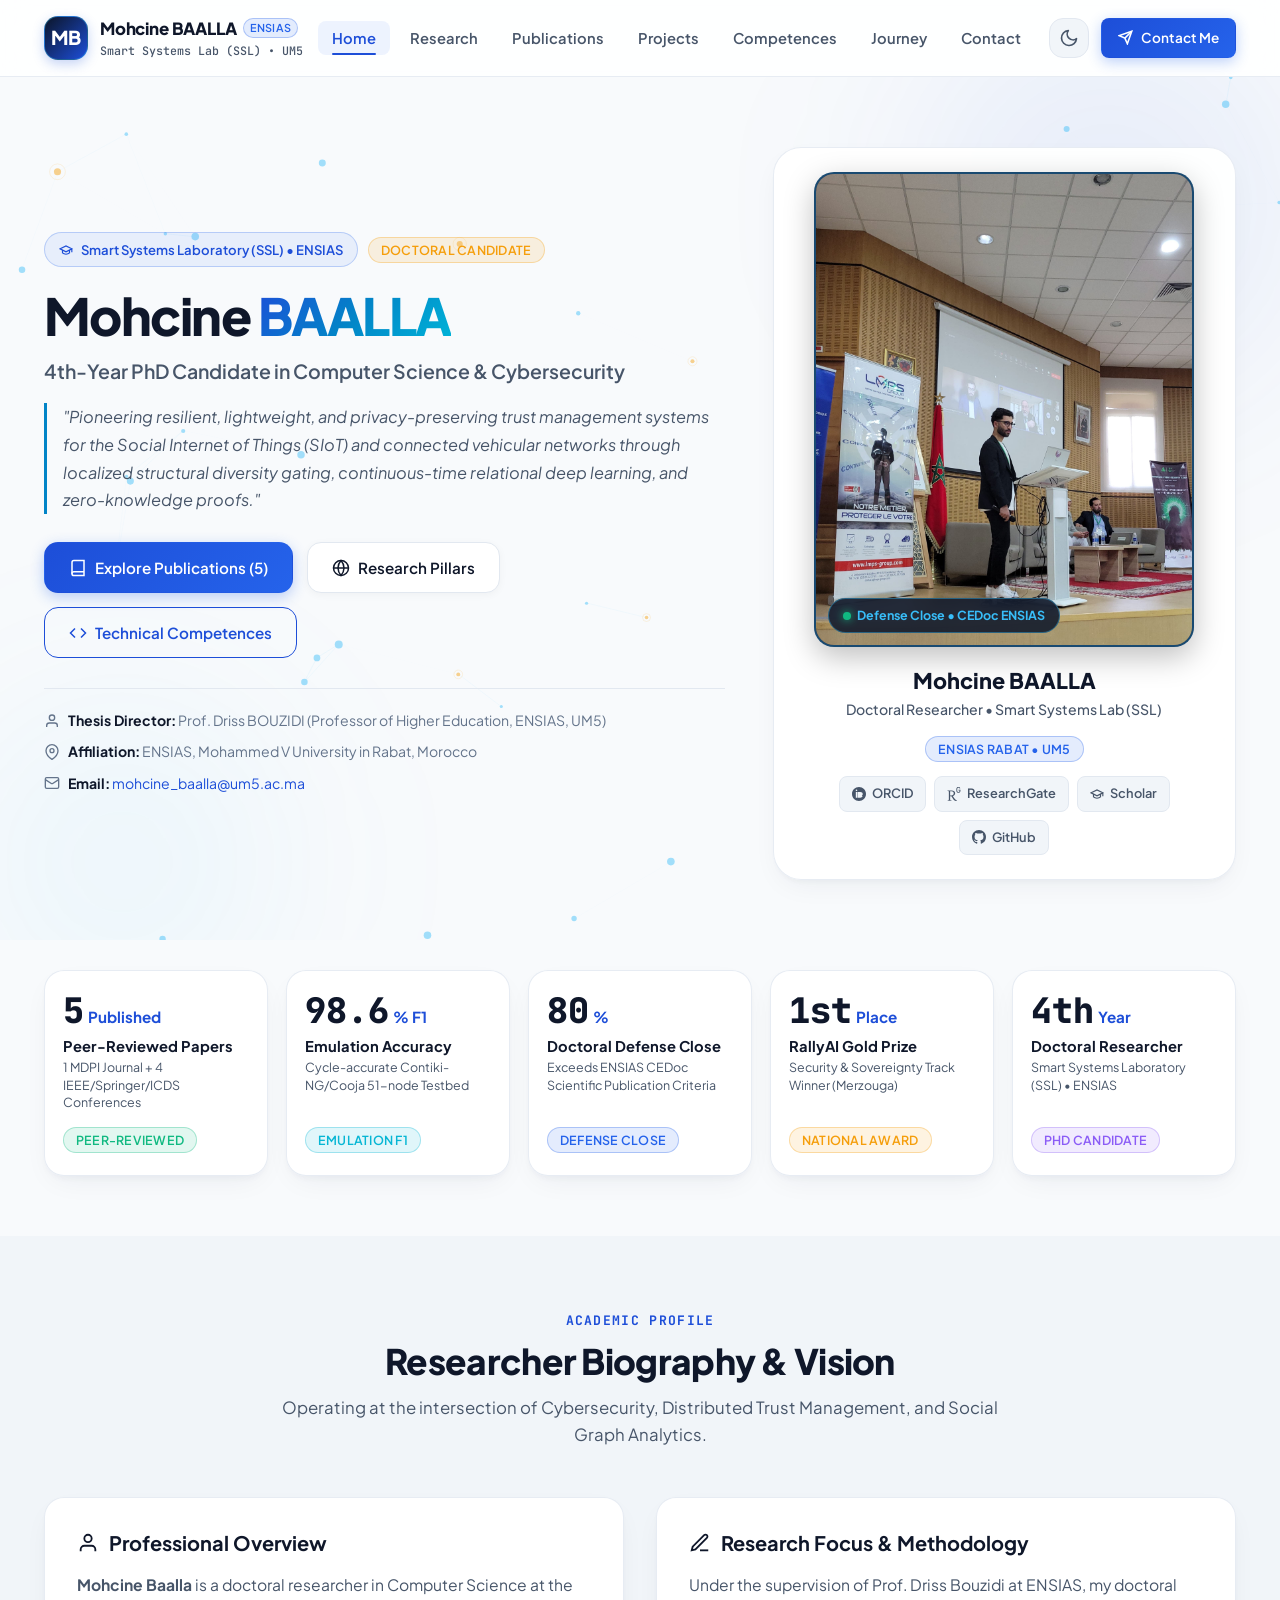
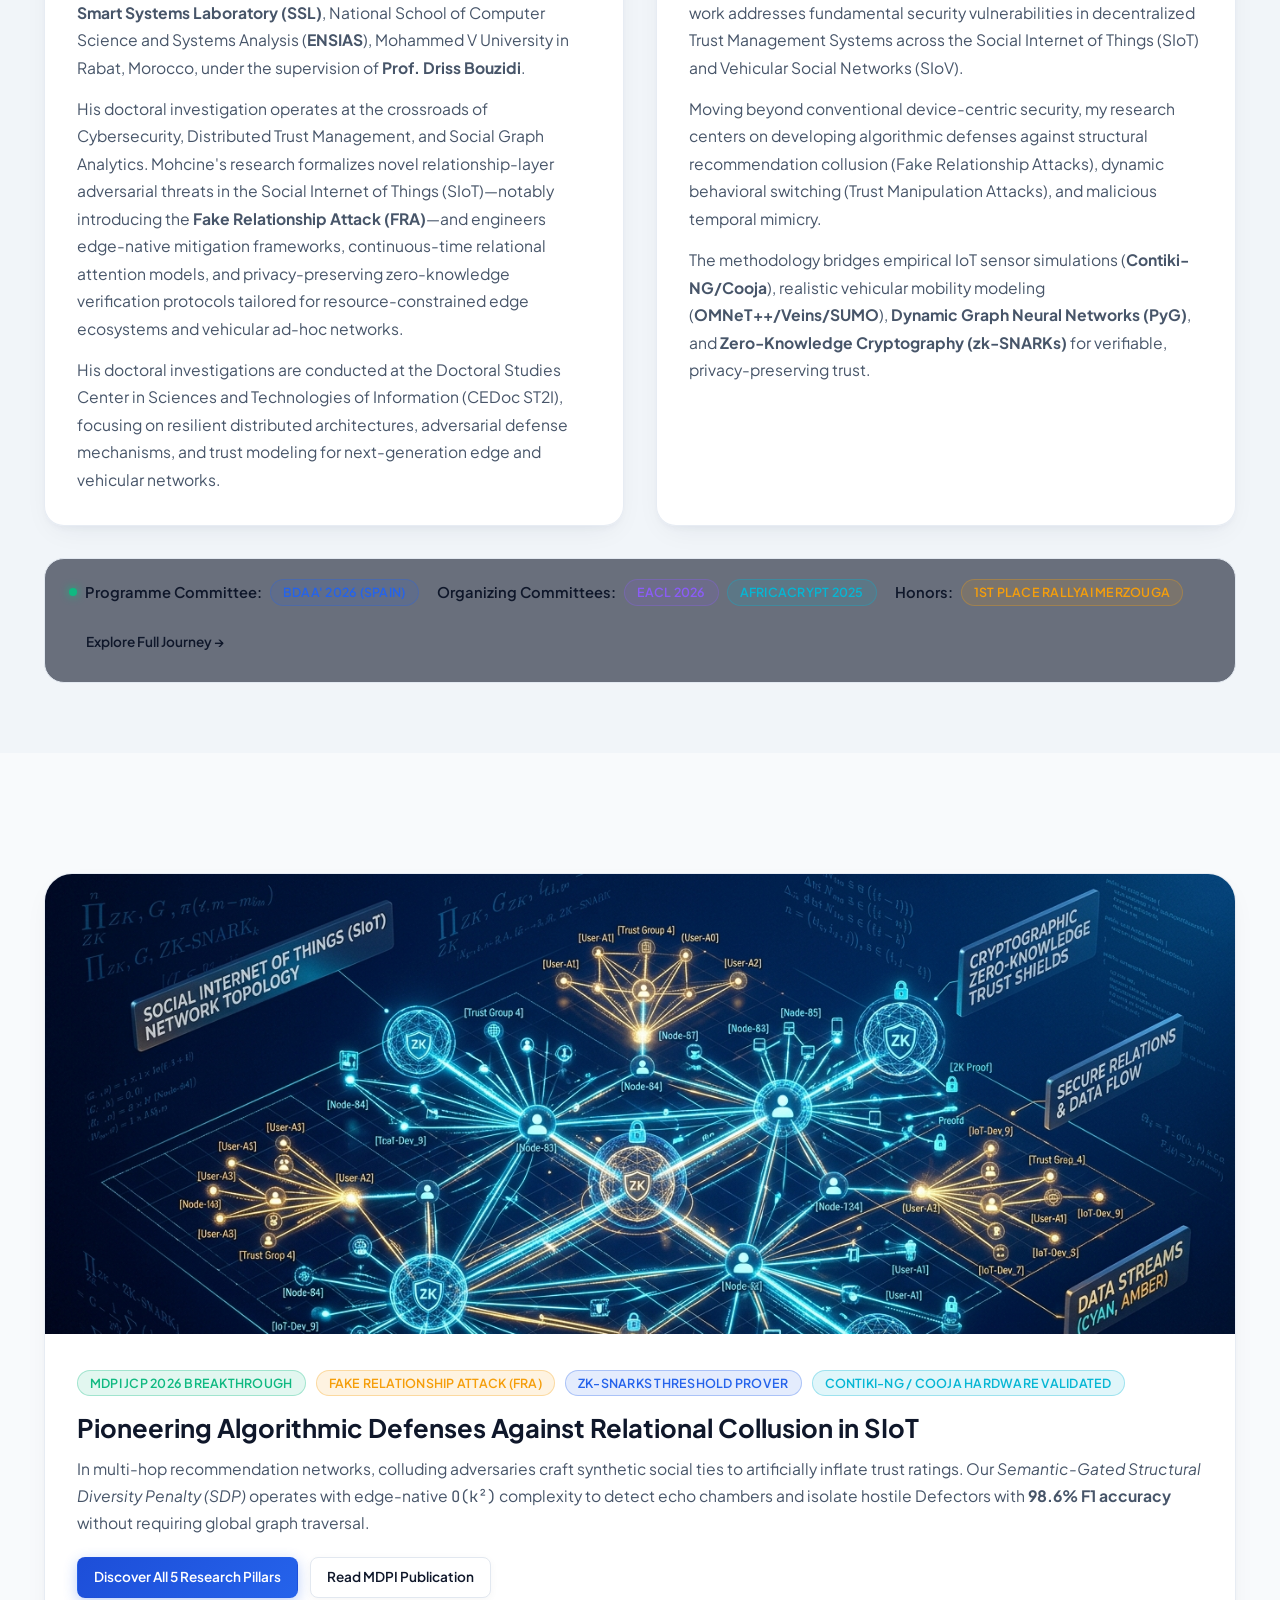
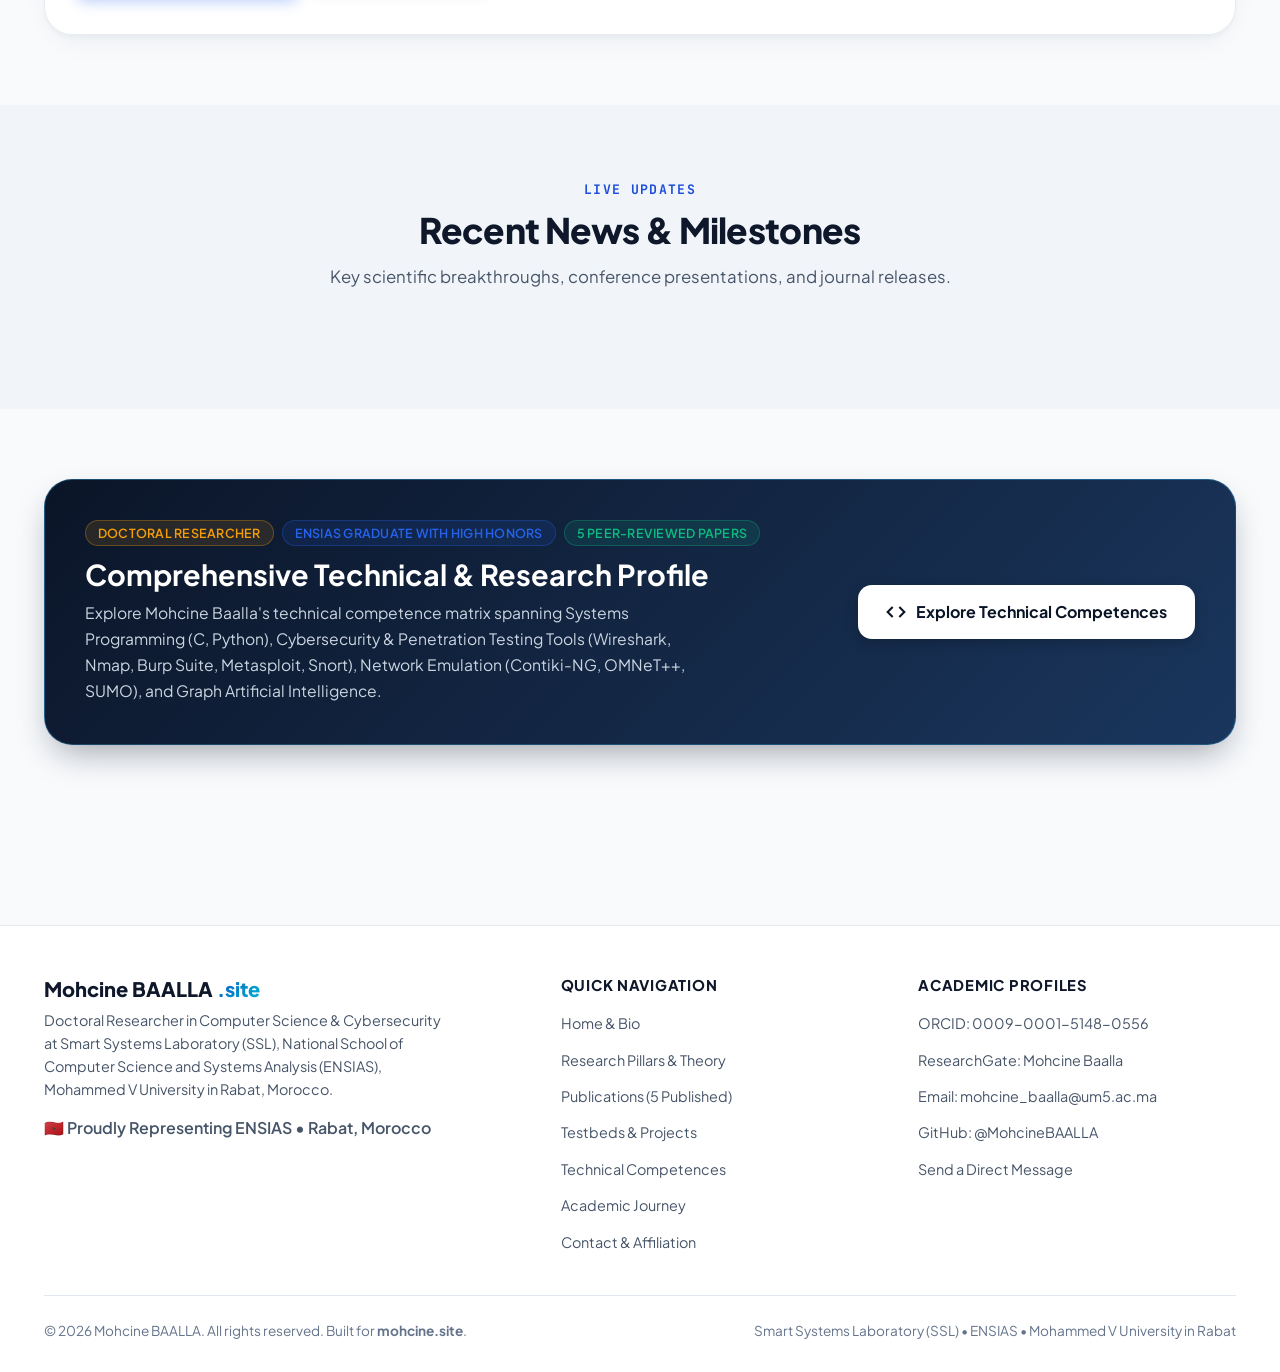
<file: index.html>
<!DOCTYPE html>
<html lang="en" data-theme="dark">

<head>
  <meta charset="UTF-8">
  <meta name="viewport" content="width=device-width, initial-scale=1.0">
  <title>Mohcine BAALLA | PhD Researcher in Cybersecurity & SIoT Trust Management | ENSIAS Rabat</title>
  <meta name="description"
    content="Official academic portfolio of Mohcine BAALLA, 4th-Year PhD Candidate at Smart Systems Laboratory (SSL), ENSIAS, Mohammed V University in Rabat, Morocco. Specializing in SIoT Trust Management, Adversarial Threat Modeling, and zk-SNARKs.">
  <meta name="keywords"
    content="Mohcine Baalla, ENSIAS, PhD Researcher, Social IoT, SIoT, Trust Management, Cybersecurity, Fake Relationship Attack, Driss Bouzidi, Rabat, Morocco">
  <meta name="author" content="Mohcine BAALLA">
  <link rel="canonical" href="https://mohcine.site/">

  <!-- OpenGraph Metadata -->
  <meta property="og:type" content="website">
  <meta property="og:url" content="https://mohcine.site/">
  <meta property="og:title" content="Mohcine BAALLA | PhD Researcher in Cybersecurity & SIoT | ENSIAS">
  <meta property="og:description"
    content="Pioneering resilient, lightweight, and privacy-preserving trust management systems for the Social Internet of Things (SIoT) and connected vehicular networks.">
  <meta property="og:image" content="https://mohcine.site/assets/images/mohcine_baalla.jpg">

  <!-- Twitter Card -->
  <meta name="twitter:card" content="summary_large_image">
  <meta name="twitter:title" content="Mohcine BAALLA | Academic Portfolio | ENSIAS">
  <meta name="twitter:description"
    content="Doctoral researcher at Smart Systems Laboratory, ENSIAS, Mohammed V University in Rabat, Morocco.">
  <meta name="twitter:image" content="https://mohcine.site/assets/images/mohcine_baalla.jpg">

  <link rel="stylesheet" href="assets/css/style.css">
  <link rel="icon" type="image/svg+xml"
    href="data:image/svg+xml,<svg xmlns='http://www.w3.org/2000/svg' viewBox='0 0 100 100'><rect width='100' height='100' rx='20' fill='%231d4ed8'/><text x='50%' y='65%' font-size='60' font-family='sans-serif' font-weight='bold' fill='white' text-anchor='middle'>MB</text></svg>">

  <!-- Structured Data (JSON-LD) -->
  <script type="application/ld+json">
  {
    "@context": "https://schema.org",
    "@type": "Person",
    "name": "Mohcine BAALLA",
    "jobTitle": "Doctoral Researcher & Academic Instructor",
    "worksFor": {
      "@type": "CollegeOrUniversity",
      "name": "National School of Computer Science and Systems Analysis (ENSIAS), Mohammed V University in Rabat"
    },
    "alumniOf": "ENSIAS",
    "url": "https://mohcine.site",
    "sameAs": [
      "https://orcid.org/0009-0001-5148-0556",
      "https://www.researchgate.net/profile/Mohcine-Baalla",
      "https://github.com/MohcineBAALLA"
    ]
  }
  </script>
</head>

<body>

  <!-- =========================================================================
       NAVIGATION BAR
       ========================================================================= -->
  <header class="site-header">
    <div class="container nav-container">
      <a href="index.html" class="brand-logo" aria-label="Mohcine Baalla Homepage">
        <div class="brand-symbol">MB</div>
        <div class="brand-text">
          <span class="brand-name">Mohcine BAALLA <span class="badge badge-sapphire"
              style="font-size: 0.68rem; padding: 2px 6px;">ENSIAS</span></span>
          <span class="brand-tag">Smart Systems Lab (SSL) • UM5</span>
        </div>
      </a>

      <nav aria-label="Main Navigation">
        <ul class="nav-links">
          <li><a href="index.html" class="nav-link active">Home</a></li>
          <li><a href="research.html" class="nav-link">Research</a></li>
          <li><a href="publications.html" class="nav-link">Publications</a></li>
          <li><a href="projects.html" class="nav-link">Projects</a></li>
          <li><a href="competences.html" class="nav-link">Competences</a></li>
          <li><a href="parcours.html" class="nav-link">Journey</a></li>
          <li><a href="contact.html" class="nav-link">Contact</a></li>
        </ul>
      </nav>

      <div class="nav-actions">
        <button class="theme-toggle-btn" id="themeToggleBtn" aria-label="Toggle Dark and Light theme"
          title="Toggle Theme"></button>
        <a href="contact.html" class="btn btn-sm btn-primary">
          <svg width="15" height="15" viewBox="0 0 24 24" fill="none" stroke="currentColor" stroke-width="2.5">
            <line x1="22" y1="2" x2="11" y2="13" />
            <polygon points="22 2 15 22 11 13 2 9 22 2" />
          </svg>
          Contact Me
        </a>
        <button class="hamburger-btn" id="hamburgerBtn" aria-label="Toggle navigation menu">
          <span></span><span></span><span></span>
        </button>
      </div>
    </div>
  </header>

  <!-- Mobile Drawer Menu -->
  <div class="mobile-drawer" id="mobileDrawer">
    <ul class="mobile-nav-links">
      <li><a href="index.html" class="mobile-nav-link active">Home</a></li>
      <li><a href="research.html" class="mobile-nav-link">Research Interests</a></li>
      <li><a href="publications.html" class="mobile-nav-link">Publications (5 Published)</a></li>
      <li><a href="projects.html" class="mobile-nav-link">Testbeds & Projects</a></li>
      <li><a href="competences.html" class="mobile-nav-link">Technical Competences</a></li>
      <li><a href="parcours.html" class="mobile-nav-link">Academic Journey</a></li>
      <li><a href="contact.html" class="mobile-nav-link">Contact</a></li>
      <li style="margin-top: 10px;">
        <a href="contact.html" class="btn btn-sm btn-primary" style="width: 100%;">
          Get in Touch
        </a>
      </li>
    </ul>
  </div>

  <!-- =========================================================================
       HERO BANNER
       ========================================================================= -->
  <section class="hero-section">
    <canvas id="siotCanvas"></canvas>
    <div class="hero-glow-bg"></div>
    <div class="hero-glow-bg-2"></div>

    <div class="container hero-grid">
      <div class="hero-content">
        <div class="hero-badge-row">
          <span class="institution-pill">
            <svg width="14" height="14" viewBox="0 0 24 24" fill="none" stroke="currentColor" stroke-width="2">
              <path d="M22 10v6M2 10l10-5 10 5-10 5z" />
              <path d="M6 12v5c3 3 9 3 12 0v-5" />
            </svg>
            Smart Systems Laboratory (SSL) • ENSIAS
          </span>
          <span class="badge badge-amber">Doctoral Candidate</span>
        </div>

        <h1 class="hero-title">
          Mohcine <span class="gradient-text">BAALLA</span>
        </h1>

        <p class="hero-subtitle">
          4th-Year PhD Candidate in Computer Science & Cybersecurity
        </p>

        <p class="hero-tagline">
          "Pioneering resilient, lightweight, and privacy-preserving trust management systems for the Social Internet of
          Things (SIoT) and connected vehicular networks through localized structural diversity gating, continuous-time
          relational deep learning, and zero-knowledge proofs."
        </p>

        <div class="hero-cta-group">
          <a href="publications.html" class="btn btn-primary">
            <svg width="18" height="18" viewBox="0 0 24 24" fill="none" stroke="currentColor" stroke-width="2">
              <path d="M4 19.5A2.5 2.5 0 0 1 6.5 17H20" />
              <path d="M6.5 2H20v20H6.5A2.5 2.5 0 0 1 4 19.5v-15A2.5 2.5 0 0 1 6.5 2z" />
            </svg>
            Explore Publications (5)
          </a>
          <a href="research.html" class="btn btn-secondary">
            <svg width="18" height="18" viewBox="0 0 24 24" fill="none" stroke="currentColor" stroke-width="2">
              <circle cx="12" cy="12" r="10" />
              <line x1="2" y1="12" x2="22" y2="12" />
              <path d="M12 2a15.3 15.3 0 0 1 4 10 15.3 15.3 0 0 1-4 10 15.3 15.3 0 0 1-4-10 15.3 15.3 0 0 1 4-10z" />
            </svg>
            Research Pillars
          </a>
          <a href="competences.html" class="btn btn-outline-ensias">
            <svg width="18" height="18" viewBox="0 0 24 24" fill="none" stroke="currentColor" stroke-width="2">
              <polyline points="16 18 22 12 16 6" />
              <polyline points="8 6 2 12 8 18" />
            </svg>
            Technical Competences
          </a>
        </div>

        <div class="hero-meta-list">
          <div class="hero-meta-item">
            <svg width="16" height="16" viewBox="0 0 24 24" fill="none" stroke="currentColor" stroke-width="2">
              <path d="M20 21v-2a4 4 0 0 0-4-4H8a4 4 0 0 0-4 4v2" />
              <circle cx="12" cy="7" r="4" />
            </svg>
            <span><strong>Thesis Director:</strong> Prof. Driss BOUZIDI (Professor of Higher Education, ENSIAS,
              UM5)</span>
          </div>
          <div class="hero-meta-item">
            <svg width="16" height="16" viewBox="0 0 24 24" fill="none" stroke="currentColor" stroke-width="2">
              <path d="M21 10c0 7-9 13-9 13s-9-6-9-13a9 9 0 0 1 18 0z" />
              <circle cx="12" cy="10" r="3" />
            </svg>
            <span><strong>Affiliation:</strong> ENSIAS, Mohammed V University in Rabat, Morocco</span>
          </div>
          <div class="hero-meta-item">
            <svg width="16" height="16" viewBox="0 0 24 24" fill="none" stroke="currentColor" stroke-width="2">
              <rect x="2" y="4" width="20" height="16" rx="2" />
              <path d="m22 7-8.97 5.7a1.94 1.94 0 0 1-2.06 0L2 7" />
            </svg>
            <span><strong>Email:</strong> <a href="mailto:mohcine_baalla@um5.ac.ma"
                class="text-accent">mohcine_baalla@um5.ac.ma</a></span>
          </div>
        </div>
      </div>

      <!-- Researcher Portrait Card -->
      <div class="hero-media">
        <div class="researcher-card">
          <div class="researcher-photo-wrapper">
            <img src="assets/images/mohcine_baalla.jpg" alt="Mohcine BAALLA - Doctoral Researcher at ENSIAS Rabat"
              class="researcher-photo" width="450" height="562">
            <div class="card-status-chip">
              <span class="status-dot"></span>
              <span>Defense Close • CEDoc ENSIAS</span>
            </div>
          </div>

          <div class="card-info-row">
            <h2 class="card-name">Mohcine BAALLA</h2>
            <p class="card-role">Doctoral Researcher • Smart Systems Lab (SSL)</p>
            <span class="badge badge-sapphire">ENSIAS Rabat • UM5</span>

            <div class="social-pills-row">
              <a href="https://orcid.org/0009-0001-5148-0556" target="_blank" rel="noopener" class="social-btn"
                title="ORCID Profile">
                <svg width="14" height="14" viewBox="0 0 24 24" fill="currentColor">
                  <path
                    d="M12 0C5.372 0 0 5.372 0 12s5.372 12 12 12 12-5.372 12-12S18.628 0 12 0zm-3.12 18.528H6.552V8.472h2.328v10.056zm-1.164-11.4c-.792 0-1.416-.624-1.416-1.416 0-.792.624-1.416 1.416-1.416.792 0 1.416.624 1.416 1.416 0 .792-.624 1.416-1.416 1.416zm10.74 7.62c0 2.256-1.8 3.78-4.512 3.78h-4.32V8.472h4.584c2.616 0 4.248 1.584 4.248 3.696 0 1.176-.576 2.184-1.56 2.808 1.056.576 1.56 1.584 1.56 2.772z" />
                </svg>
                ORCID
              </a>
              <a href="https://www.researchgate.net/profile/Mohcine-Baalla" target="_blank" rel="noopener"
                class="social-btn" title="ResearchGate Profile">
                <svg width="14" height="14" viewBox="0 0 24 24" fill="currentColor">
                  <path
                    d="M19.586 0c-.818 0-1.508.19-2.073.565-.563.377-.97.936-1.213 1.68a3.193 3.193 0 0 0-.112.437 8.365 8.365 0 0 0-.078.53 9 9 0 0 0-.05.727c-.01.282-.013.621-.013 1.016a31.121 31.123 0 0 0 .014 1.017 9 9 0 0 0 .05.727 7.946 7.946 0 0 0 .077.53h-.005a3.334 3.334 0 0 0 .113.438c.245.743.65 1.303 1.214 1.68.565.376 1.256.564 2.075.564.8 0 1.536-.213 2.105-.603.57-.39.94-.916 1.175-1.65.076-.235.135-.558.177-.93a10.9 10.9 0 0 0 .043-1.207v-.82c0-.095-.047-.142-.14-.142h-3.064c-.094 0-.14.047-.14.141v.956c0 .094.046.14.14.14h1.666c.056 0 .084.03.084.086 0 .36 0 .62-.036.865-.038.244-.1.447-.147.606-.108.385-.348.664-.638.876-.29.212-.738.35-1.227.35-.545 0-.901-.15-1.21-.353-.306-.203-.517-.454-.67-.915a3.136 3.136 0 0 1-.147-.762 17.366 17.367 0 0 1-.034-.656c-.01-.26-.014-.572-.014-.939a26.401 26.403 0 0 1 .014-.938 15.821 15.822 0 0 1 .035-.656 3.19 3.19 0 0 1 .148-.76 1.89 1.89 0 0 1 .742-1.01c.344-.244.593-.352 1.137-.352.508 0 .815.096 1.144.303.33.207.528.492.764.925.047.094.111.118.198.07l1.044-.43c.075-.048.09-.115.042-.199a3.549 3.549 0 0 0-.466-.742 3 3 0 0 0-.679-.607 3.313 3.313 0 0 0-.903-.41A4.068 4.068 0 0 0 19.586 0zM8.217 5.836c-1.69 0-3.036.086-4.297.086-1.146 0-2.291 0-3.007-.029v.831l1.088.2c.744.144 1.174.488 1.174 2.264v11.288c0 1.777-.43 2.12-1.174 2.263l-1.088.2v.832c.773-.029 2.12-.086 3.465-.086 1.29 0 2.951.057 3.667.086v-.831l-1.49-.2c-.773-.115-1.174-.487-1.174-2.264v-4.784c.688.057 1.29.057 2.206.057 1.748 3.123 3.41 5.472 4.355 6.56.86 1.032 2.177 1.691 3.839 1.691.487 0 1.003-.086 1.318-.23v-.744c-1.031 0-2.063-.716-2.808-1.518-1.26-1.376-2.95-3.582-4.355-6.074 2.32-.545 4.04-2.722 4.04-4.9 0-3.208-2.492-4.698-5.758-4.698zm-.515 1.29c2.406 0 3.839 1.26 3.839 3.552 0 2.263-1.547 3.782-4.097 3.782-.974 0-1.404-.03-2.063-.086v-7.19c.66-.059 1.547-.059 2.32-.059z" />
                </svg>
                ResearchGate
              </a>
              <a href="https://scholar.google.com/citations?view_op=search_authors&mauthors=Mohcine+Baalla"
                target="_blank" rel="noopener" class="social-btn" title="Google Scholar Profile">
                <svg width="14" height="14" viewBox="0 0 24 24" fill="none" stroke="currentColor" stroke-width="2">
                  <path d="M22 10v6M2 10l10-5 10 5-10 5z" />
                  <path d="M6 12v5c3 3 9 3 12 0v-5" />
                </svg>
                Scholar
              </a>
              <a href="https://github.com/MohcineBAALLA" target="_blank" rel="noopener" class="social-btn"
                title="GitHub">
                <svg width="14" height="14" viewBox="0 0 24 24" fill="currentColor">
                  <path
                    d="M12 0C5.37 0 0 5.37 0 12c0 5.31 3.435 9.795 8.205 11.385.6.105.825-.255.825-.57 0-.285-.015-1.23-.015-2.235-3.015.555-3.795-.735-4.035-1.41-.135-.345-.72-1.41-1.23-1.695-.42-.225-1.02-.78-.015-.795.945-.015 1.62.87 1.845 1.23 1.08 1.815 2.805 1.305 3.495.99.105-.78.42-1.305.765-1.605-2.67-.3-5.46-1.335-5.46-5.925 0-1.305.465-2.385 1.23-3.225-.12-.3-.54-1.53.12-3.18 0 0 1.005-.315 3.3 1.23.96-.27 1.98-.405 3-.405s2.04.135 3 .405c2.295-1.56 3.3-1.23 3.3-1.23.66 1.65.24 2.88.12 3.18.765.84 1.23 1.905 1.23 3.225 0 4.605-2.805 5.625-5.475 5.925.435.375.81 1.095.81 2.22 0 1.605-.015 2.895-.015 3.3 0 .315.225.69.825.57A12.02 12.02 0 0 0 24 12c0-6.63-5.37-12-12-12z" />
                </svg>
                GitHub
              </a>
            </div>
          </div>
        </div>
      </div>
    </div>
  </section>

  <!-- =========================================================================
       LIVE RESEARCH IMPACT STATS (PRE-RENDERED)
       ========================================================================= -->
  <section class="metrics-section">
    <div class="container">
      <div class="metrics-grid" id="metricsContainer">
        <!-- Metric 1 -->
        <div class="metric-card">
          <div>
            <div class="metric-val-row">
              <span class="metric-number">5</span>
              <span class="metric-suffix"> Published</span>
            </div>
            <h3 class="metric-title">Peer-Reviewed Papers</h3>
            <p class="metric-desc">1 MDPI Journal + 4 IEEE/Springer/ICDS Conferences</p>
          </div>
          <div style="margin-top: 14px;">
            <span class="badge badge-emerald">Peer-Reviewed</span>
          </div>
        </div>

        <!-- Metric 2 -->
        <div class="metric-card">
          <div>
            <div class="metric-val-row">
              <span class="metric-number">98.6</span>
              <span class="metric-suffix">% F1</span>
            </div>
            <h3 class="metric-title">Emulation Accuracy</h3>
            <p class="metric-desc">Cycle-accurate Contiki-NG/Cooja 51-node Testbed</p>
          </div>
          <div style="margin-top: 14px;">
            <span class="badge badge-cyan">Emulation F1</span>
          </div>
        </div>

        <!-- Metric 3 -->
        <div class="metric-card">
          <div>
            <div class="metric-val-row">
              <span class="metric-number">80</span>
              <span class="metric-suffix">%</span>
            </div>
            <h3 class="metric-title">Doctoral Defense Close</h3>
            <p class="metric-desc">Exceeds ENSIAS CEDoc Scientific Publication Criteria</p>
          </div>
          <div style="margin-top: 14px;">
            <span class="badge badge-sapphire">Defense Close</span>
          </div>
        </div>

        <!-- Metric 4: Gold Prize Winner -->
        <div class="metric-card">
          <div>
            <div class="metric-val-row">
              <span class="metric-number">1st</span>
              <span class="metric-suffix"> Place</span>
            </div>
            <h3 class="metric-title">RallyAI Gold Prize</h3>
            <p class="metric-desc">Security & Sovereignty Track Winner (Merzouga)</p>
          </div>
          <div style="margin-top: 14px;">
            <span class="badge badge-amber">National Award</span>
          </div>
        </div>

        <!-- Metric 5 -->
        <div class="metric-card">
          <div>
            <div class="metric-val-row">
              <span class="metric-number">4th</span>
              <span class="metric-suffix"> Year</span>
            </div>
            <h3 class="metric-title">Doctoral Researcher</h3>
            <p class="metric-desc">Smart Systems Laboratory (SSL) • ENSIAS</p>
          </div>
          <div style="margin-top: 14px;">
            <span class="badge badge-purple">PhD Candidate</span>
          </div>
        </div>
      </div>
    </div>
  </section>

  <!-- =========================================================================
       BIOGRAPHY & RESEARCH VISION
       ========================================================================= -->
  <section class="section section-alt" id="about">
    <div class="container">
      <div class="section-header text-center">
        <span class="section-kicker">Academic Profile</span>
        <h2 class="section-title">Researcher Biography & Vision</h2>
        <p class="section-subtitle">Operating at the intersection of Cybersecurity, Distributed Trust Management, and
          Social Graph Analytics.</p>
      </div>

      <div class="bio-grid">
        <div class="bio-card">
          <h3 class="bio-card-title">
            <svg width="22" height="22" viewBox="0 0 24 24" fill="none" stroke="currentColor" stroke-width="2">
              <path d="M20 21v-2a4 4 0 0 0-4-4H8a4 4 0 0 0-4 4v2" />
              <circle cx="12" cy="7" r="4" />
            </svg>
            Professional Overview
          </h3>
          <p>
            <strong>Mohcine Baalla</strong> is a doctoral researcher in Computer Science at the <strong>Smart Systems
              Laboratory (SSL)</strong>, National School of Computer Science and Systems Analysis
            (<strong>ENSIAS</strong>), Mohammed V University in Rabat, Morocco, under the supervision of <strong>Prof.
              Driss Bouzidi</strong>.
          </p>
          <p>
            His doctoral investigation operates at the crossroads of Cybersecurity, Distributed Trust Management, and
            Social Graph Analytics. Mohcine's research formalizes novel relationship-layer adversarial threats in the
            Social Internet of Things (SIoT)—notably introducing the <strong>Fake Relationship Attack (FRA)</strong>—and
            engineers edge-native mitigation frameworks, continuous-time relational attention models, and
            privacy-preserving zero-knowledge verification protocols tailored for resource-constrained edge ecosystems
            and vehicular ad-hoc networks.
          </p>
          <p>
            His doctoral investigations are conducted at the Doctoral Studies Center in Sciences and Technologies of Information
            (CEDoc ST2I), focusing on resilient distributed architectures, adversarial defense mechanisms, and trust modeling
            for next-generation edge and vehicular networks.
          </p>
        </div>

        <div class="bio-card">
          <h3 class="bio-card-title">
            <svg width="22" height="22" viewBox="0 0 24 24" fill="none" stroke="currentColor" stroke-width="2">
              <path d="M12 20h9" />
              <path d="M16.5 3.5a2.121 2.121 0 0 1 3 3L7 19l-4 1 1-4L16.5 3.5z" />
            </svg>
            Research Focus & Methodology
          </h3>
          <p>
            Under the supervision of Prof. Driss Bouzidi at ENSIAS, my doctoral work addresses fundamental security
            vulnerabilities in decentralized Trust Management Systems across the Social Internet of Things (SIoT) and
            Vehicular Social Networks (SIoV).
          </p>
          <p>
            Moving beyond conventional device-centric security, my research centers on developing algorithmic defenses
            against structural recommendation collusion (Fake Relationship Attacks), dynamic behavioral switching (Trust
            Manipulation Attacks), and malicious temporal mimicry.
          </p>
          <p>
            The methodology bridges empirical IoT sensor simulations (<strong>Contiki-NG/Cooja</strong>), realistic
            vehicular mobility modeling (<strong>OMNeT++/Veins/SUMO</strong>), <strong>Dynamic Graph Neural Networks
              (PyG)</strong>, and <strong>Zero-Knowledge Cryptography (zk-SNARKs)</strong> for verifiable, privacy-preserving
            trust.
          </p>
        </div>
      </div>

      <!-- Executive Snapshot Banner (Non-repetitive, high-level pointers) -->
      <div style="margin-top: 32px; padding: 20px 24px; background: rgba(15, 23, 42, 0.6); border: 1px solid var(--border-subtle); border-radius: var(--radius-lg); display: flex; align-items: center; justify-content: space-between; flex-wrap: wrap; gap: 16px;">
        <div style="display: flex; align-items: center; gap: 18px; flex-wrap: wrap;">
          <div style="display: flex; align-items: center; gap: 8px;">
            <span class="status-dot"></span>
            <span style="font-size: 0.92rem; font-weight: 600;">Programme Committee:</span>
            <span class="badge badge-sapphire">BDAA' 2026 (Spain)</span>
          </div>
          <div style="display: flex; align-items: center; gap: 8px;">
            <span style="font-size: 0.92rem; font-weight: 600;">Organizing Committees:</span>
            <span class="badge badge-purple">EACL 2026</span>
            <span class="badge badge-cyan">AfricaCrypt 2025</span>
          </div>
          <div style="display: flex; align-items: center; gap: 8px;">
            <span style="font-size: 0.92rem; font-weight: 600;">Honors:</span>
            <span class="badge badge-amber">1st Place RallyAI Merzouga</span>
          </div>
        </div>
        <a href="parcours.html" class="btn btn-sm btn-outline">
          Explore Full Journey &rarr;
        </a>
      </div>
    </div>
  </section>

  <!-- =========================================================================
       RESEARCH HIGHLIGHT BANNER
       ========================================================================= -->
  <section class="section">
    <div class="container">
      <div class="architecture-showcase">
        <div class="arch-media-wrap">
          <img src="assets/images/siot_trust_architecture.jpg"
            alt="Social Internet of Things SIoT Trust Architecture and Threat Modeling" class="arch-media-img">
        </div>
        <div class="arch-details-wrap">
          <div class="arch-pills-row">
            <span class="badge badge-emerald">MDPI JCP 2026 Breakthrough</span>
            <span class="badge badge-amber">Fake Relationship Attack (FRA)</span>
            <span class="badge badge-sapphire">zk-SNARKs Threshold Prover</span>
            <span class="badge badge-cyan">Contiki-NG / Cooja Hardware Validated</span>
          </div>
          <h3 style="font-size: 1.6rem; margin-bottom: 12px;">Pioneering Algorithmic Defenses Against Relational
            Collusion in SIoT</h3>
          <p style="color: var(--text-muted); font-size: 0.98rem; line-height: 1.7; margin-bottom: 20px;">
            In multi-hop recommendation networks, colluding adversaries craft synthetic social ties to artificially
            inflate trust ratings. Our <em>Semantic-Gated Structural Diversity Penalty (SDP)</em> operates with
            edge-native <span class="font-mono">O(k²)</span> complexity to detect echo chambers and isolate hostile
            Defectors with <strong>98.6% F1 accuracy</strong> without requiring global graph traversal.
          </p>
          <div style="display: flex; flex-wrap: wrap; gap: 12px;">
            <a href="research.html" class="btn btn-sm btn-primary">Discover All 5 Research Pillars</a>
            <a href="publications.html#baalla2026semantic" class="btn btn-sm btn-secondary">Read MDPI Publication</a>
          </div>
        </div>
      </div>
    </div>
  </section>

  <!-- =========================================================================
       RECENT NEWS & MILESTONES TIMELINE
       ========================================================================= -->
  <section class="section section-alt" id="news">
    <div class="container">
      <div class="section-header text-center">
        <span class="section-kicker">Live Updates</span>
        <h2 class="section-title">Recent News & Milestones</h2>
        <p class="section-subtitle">Key scientific breakthroughs, conference presentations, and journal releases.</p>
      </div>

      <div class="timeline" id="newsTimelineContainer">
        <!-- Rendered by JS from NEWS_DATA -->
      </div>
    </div>
  </section>

  <!-- =========================================================================
       TECHNICAL QUALIFICATIONS CALLOUT
       ========================================================================= -->
  <section class="section">
    <div class="container">
      <div class="cv-banner">
        <div class="cv-banner-text">
          <div style="display: flex; gap: 8px; margin-bottom: 10px; flex-wrap: wrap;">
            <span class="badge badge-amber">Doctoral Researcher</span>
            <span class="badge badge-sapphire">ENSIAS Graduate with High Honors</span>
            <span class="badge badge-emerald">5 Peer-Reviewed Papers</span>
          </div>
          <h3>Comprehensive Technical & Research Profile</h3>
          <p>
            Explore Mohcine Baalla's technical competence matrix spanning Systems Programming (C, Python), Cybersecurity
            & Penetration Testing Tools (Wireshark, Nmap, Burp Suite, Metasploit, Snort), Network Emulation (Contiki-NG,
            OMNeT++, SUMO), and Graph Artificial Intelligence.
          </p>
        </div>
        <div>
          <a href="competences.html" class="cv-download-btn">
            <svg width="20" height="20" viewBox="0 0 24 24" fill="none" stroke="currentColor" stroke-width="2.5">
              <polyline points="16 18 22 12 16 6" />
              <polyline points="8 6 2 12 8 18" />
            </svg>
            Explore Technical Competences
          </a>
        </div>
      </div>
    </div>
  </section>

  <!-- =========================================================================
       FOOTER
       ========================================================================= -->
  <footer class="site-footer">
    <div class="container">
      <div class="footer-grid">
        <div class="footer-brand">
          <h4>Mohcine BAALLA <span class="gradient-text">.site</span></h4>
          <p>
            Doctoral Researcher in Computer Science & Cybersecurity at Smart Systems Laboratory (SSL), National School
            of Computer Science and Systems Analysis (ENSIAS), Mohammed V University in Rabat, Morocco.
          </p>
          <div style="margin-top: 14px;">
            <span class="morocco-badge">
              🇲🇦 Proudly Representing ENSIAS • Rabat, Morocco
            </span>
          </div>
        </div>

        <div>
          <h5 class="footer-heading">Quick Navigation</h5>
          <ul class="footer-links-list">
            <li class="footer-link-item"><a href="index.html">Home & Bio</a></li>
            <li class="footer-link-item"><a href="research.html">Research Pillars & Theory</a></li>
            <li class="footer-link-item"><a href="publications.html">Publications (5 Published)</a></li>
            <li class="footer-link-item"><a href="projects.html">Testbeds & Projects</a></li>
            <li class="footer-link-item"><a href="competences.html">Technical Competences</a></li>
            <li class="footer-link-item"><a href="parcours.html">Academic Journey</a></li>
            <li class="footer-link-item"><a href="contact.html">Contact & Affiliation</a></li>
          </ul>
        </div>

        <div>
          <h5 class="footer-heading">Academic Profiles</h5>
          <ul class="footer-links-list">
            <li class="footer-link-item"><a href="https://orcid.org/0009-0001-5148-0556" target="_blank"
                rel="noopener">ORCID: 0009-0001-5148-0556</a></li>
            <li class="footer-link-item"><a href="https://www.researchgate.net/profile/Mohcine-Baalla" target="_blank"
                rel="noopener">ResearchGate: Mohcine Baalla</a></li>
            <li class="footer-link-item"><a href="mailto:mohcine_baalla@um5.ac.ma">Email: mohcine_baalla@um5.ac.ma</a>
            </li>
            <li class="footer-link-item"><a href="https://github.com/MohcineBAALLA" target="_blank"
                rel="noopener">GitHub: @MohcineBAALLA</a></li>
            <li class="footer-link-item"><a href="contact.html">Send a Direct Message</a></li>
          </ul>
        </div>
      </div>

      <div class="footer-bottom">
        <div>
          &copy; 2026 Mohcine BAALLA. All rights reserved. Built for <strong>mohcine.site</strong>.
        </div>
        <div>
          Smart Systems Laboratory (SSL) • ENSIAS • Mohammed V University in Rabat
        </div>
      </div>
    </div>
  </footer>

  <button class="scroll-top-btn" id="scrollTopBtn" aria-label="Scroll to top" title="Scroll to top">
    <svg width="20" height="20" viewBox="0 0 24 24" fill="none" stroke="currentColor" stroke-width="2.5">
      <polyline points="18 15 12 9 6 15" />
    </svg>
  </button>

  <script src="assets/js/data.js"></script>
  <script src="assets/js/main.js"></script>
</body>

</html>
</file>
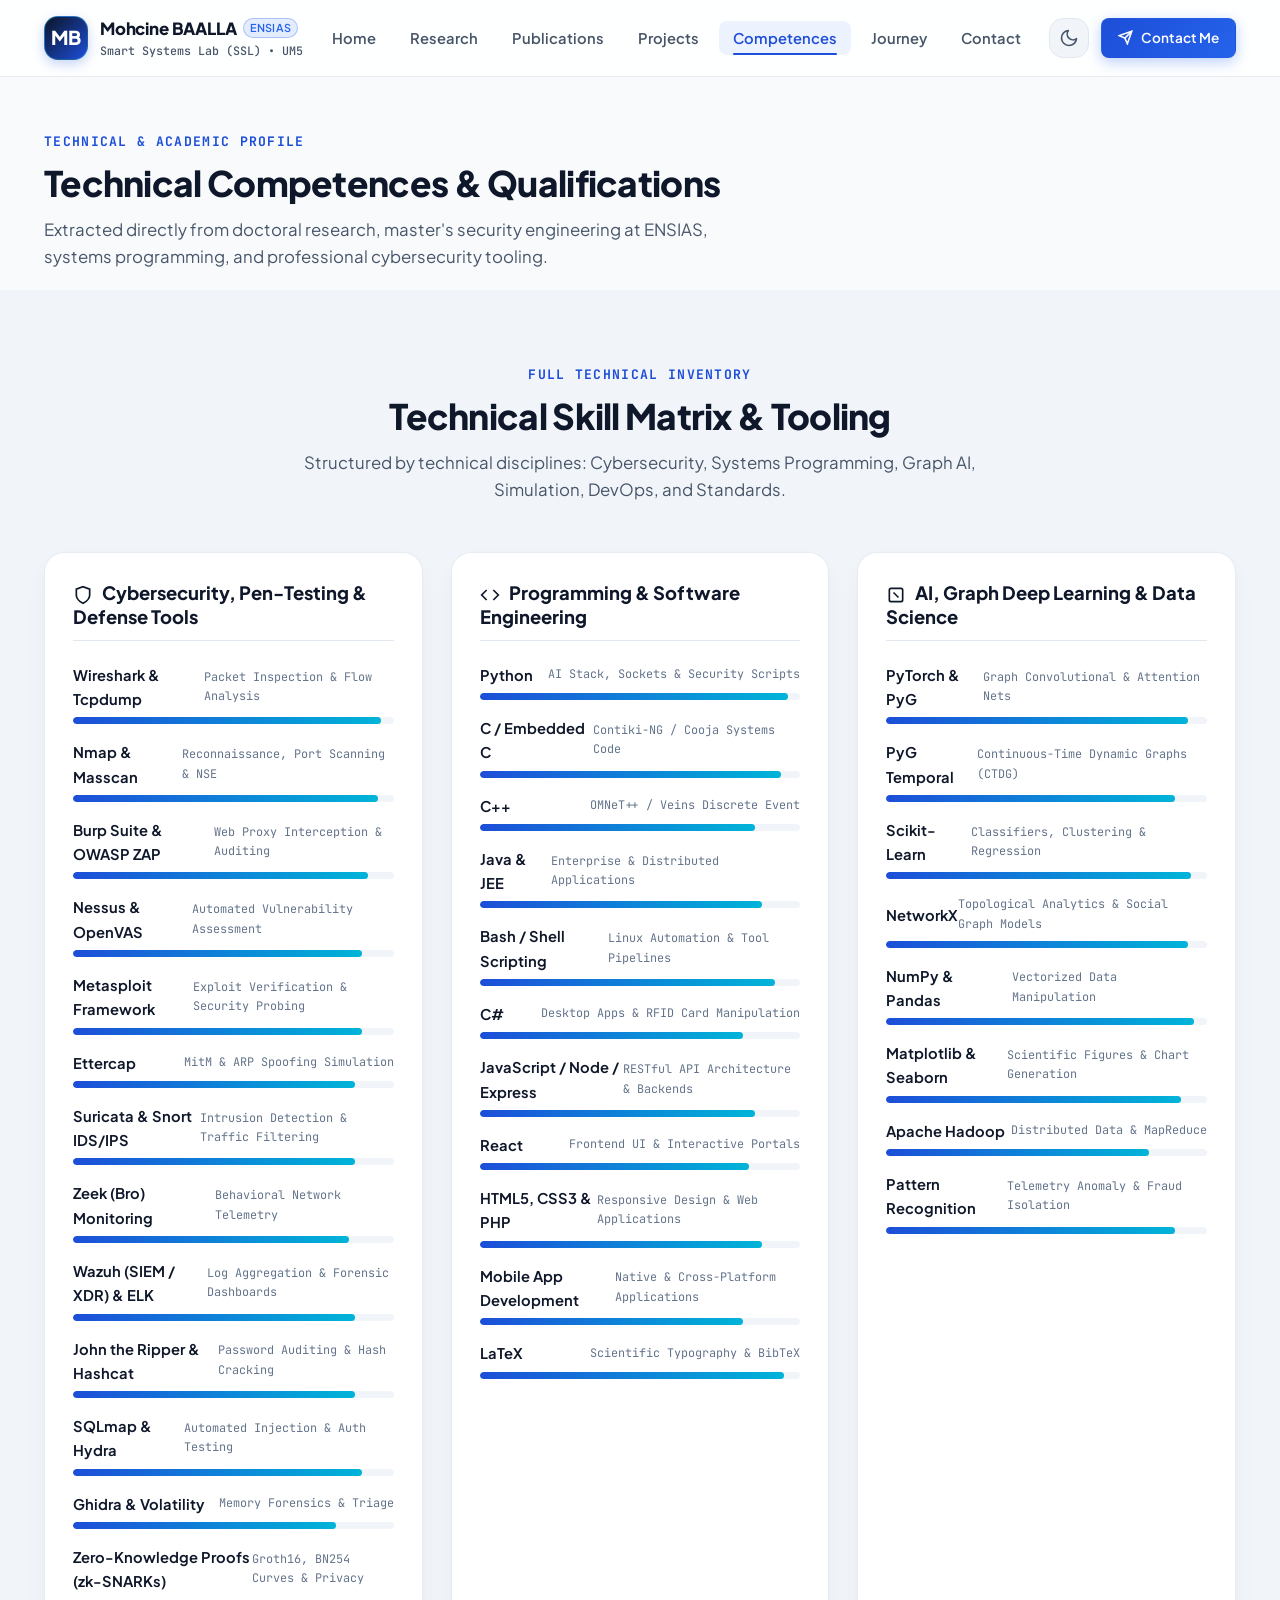
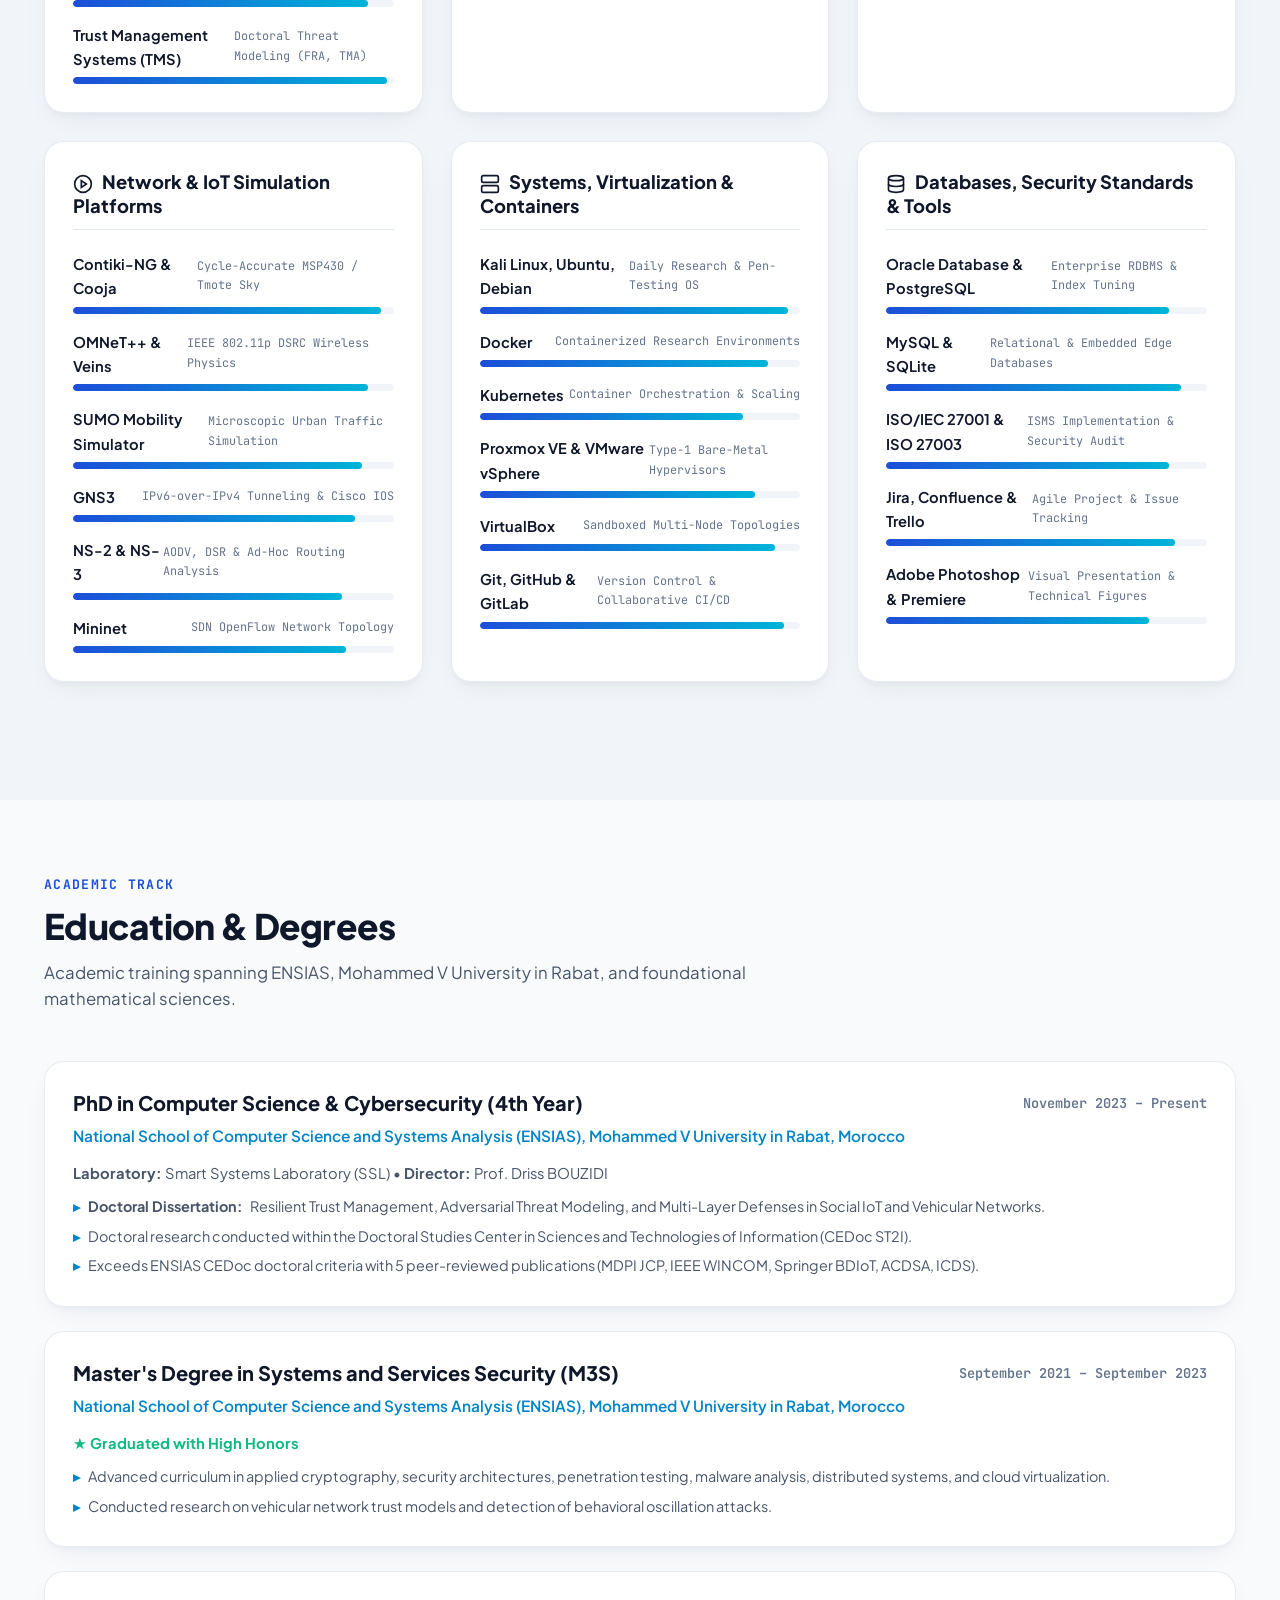
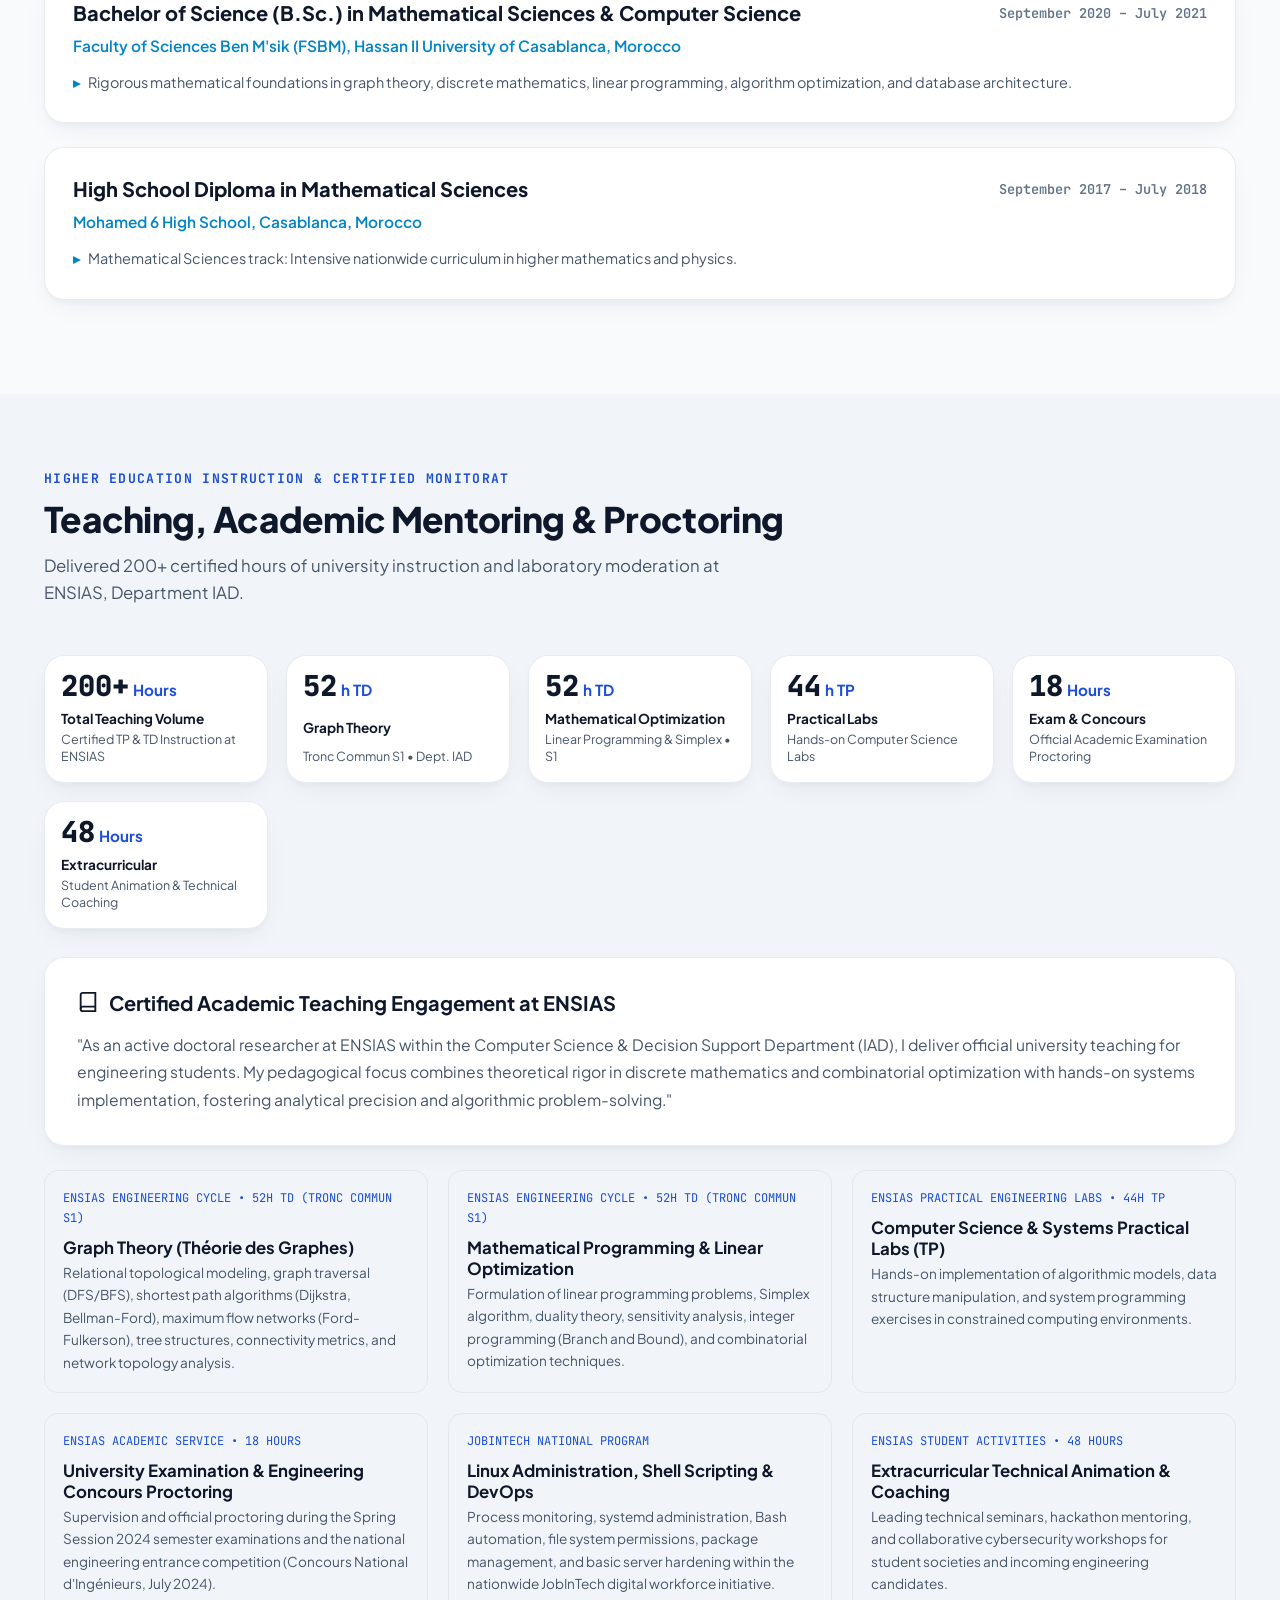
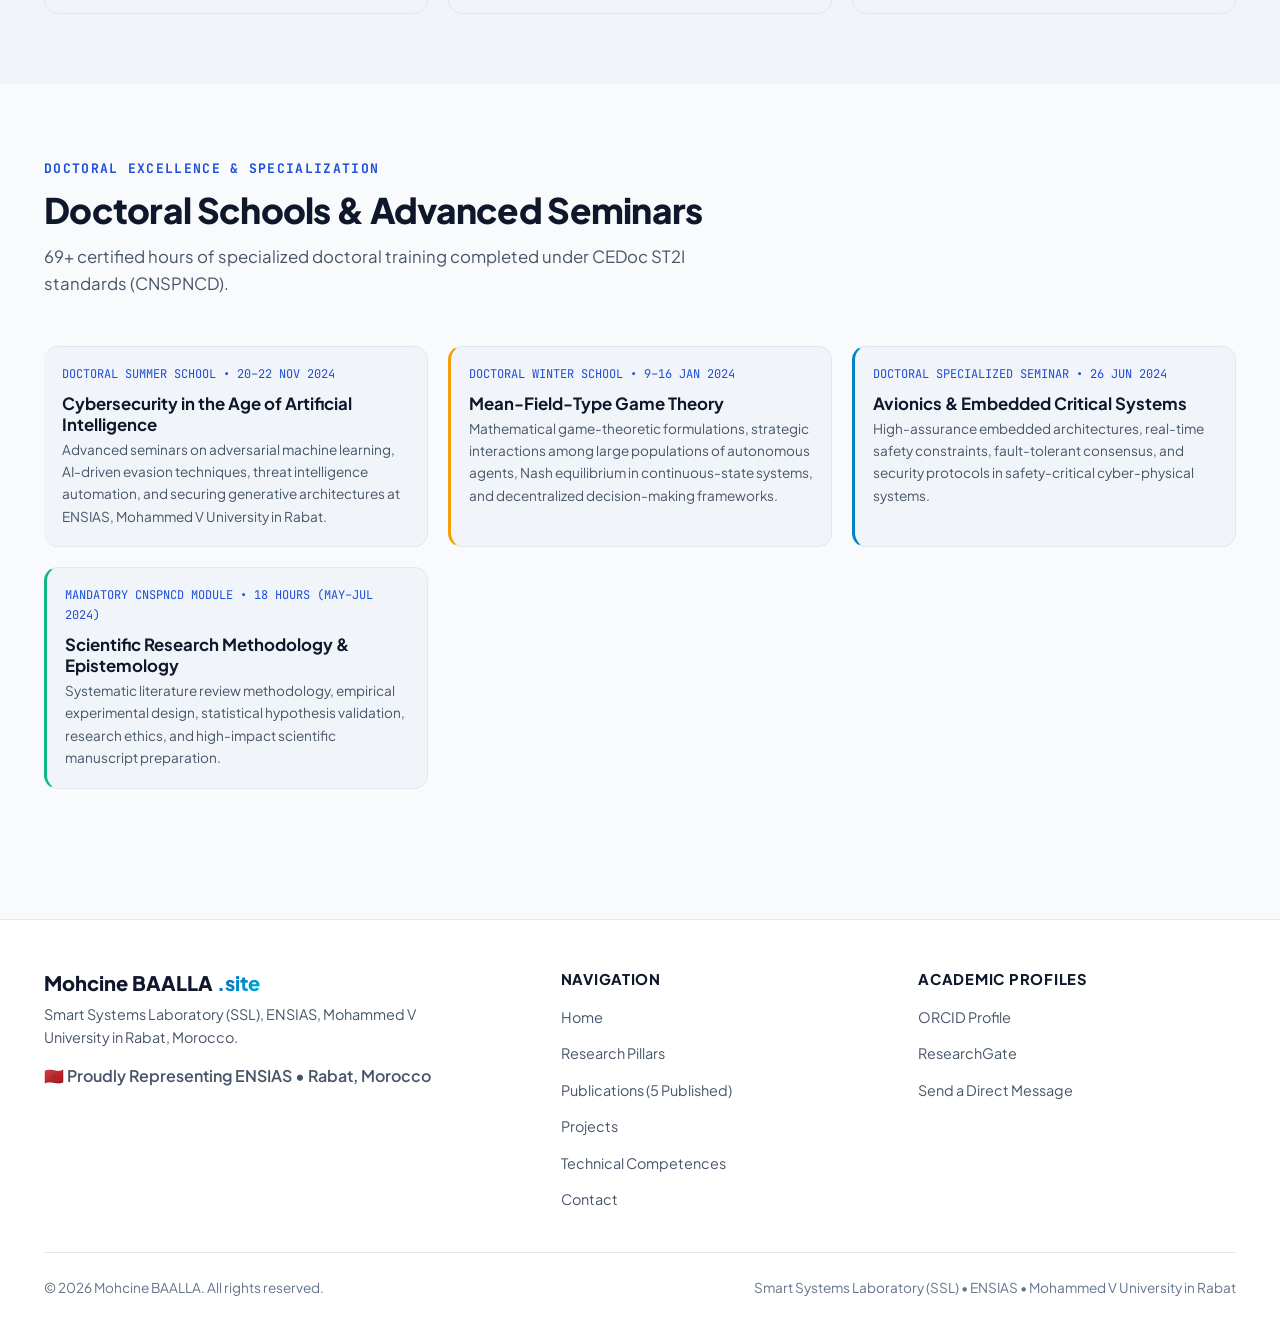
<file: competences.html>
<!DOCTYPE html>
<html lang="en" data-theme="dark">

<head>
  <meta charset="UTF-8">
  <meta name="viewport" content="width=device-width, initial-scale=1.0">
  <title>Technical Competences & Curriculum Vitae | Mohcine BAALLA | ENSIAS Rabat</title>
  <meta name="description"
    content="Technical competences, cybersecurity tooling, AI & simulation platforms, education timeline, and university teaching by Mohcine BAALLA at ENSIAS Rabat.">
  <link rel="canonical" href="https://mohcine.site/competences.html">

  <meta property="og:type" content="article">
  <meta property="og:url" content="https://mohcine.site/competences.html">
  <meta property="og:title" content="Technical Competences & Academic Qualifications | Mohcine BAALLA">
  <meta property="og:description"
    content="Comprehensive technical skillset in Cybersecurity, Systems Programming, Graph AI, and Network Simulation.">
  <meta property="og:image" content="https://mohcine.site/assets/images/mohcine_baalla.jpg">

  <link rel="stylesheet" href="assets/css/style.css">
</head>

<body>

  <!-- =========================================================================
       NAVIGATION BAR
       ========================================================================= -->
  <header class="site-header">
    <div class="container nav-container">
      <a href="index.html" class="brand-logo" aria-label="Mohcine Baalla Homepage">
        <div class="brand-symbol">MB</div>
        <div class="brand-text">
          <span class="brand-name">Mohcine BAALLA <span class="badge badge-sapphire"
              style="font-size: 0.68rem; padding: 2px 6px;">ENSIAS</span></span>
          <span class="brand-tag">Smart Systems Lab (SSL) • UM5</span>
        </div>
      </a>

      <nav aria-label="Main Navigation">
        <ul class="nav-links">
          <li><a href="index.html" class="nav-link">Home</a></li>
          <li><a href="research.html" class="nav-link">Research</a></li>
          <li><a href="publications.html" class="nav-link">Publications</a></li>
          <li><a href="projects.html" class="nav-link">Projects</a></li>
          <li><a href="competences.html" class="nav-link active">Competences</a></li>
          <li><a href="parcours.html" class="nav-link">Journey</a></li>
          <li><a href="contact.html" class="nav-link">Contact</a></li>
        </ul>
      </nav>

      <div class="nav-actions">
        <button class="theme-toggle-btn" id="themeToggleBtn" aria-label="Toggle Theme" title="Toggle Theme"></button>
        <a href="contact.html" class="btn btn-sm btn-primary">
          <svg width="15" height="15" viewBox="0 0 24 24" fill="none" stroke="currentColor" stroke-width="2.5">
            <line x1="22" y1="2" x2="11" y2="13" />
            <polygon points="22 2 15 22 11 13 2 9 22 2" />
          </svg>
          Contact Me
        </a>
        <button class="hamburger-btn" id="hamburgerBtn" aria-label="Toggle navigation menu">
          <span></span><span></span><span></span>
        </button>
      </div>
    </div>
  </header>

  <div class="mobile-drawer" id="mobileDrawer">
    <ul class="mobile-nav-links">
      <li><a href="index.html" class="mobile-nav-link">Home</a></li>
      <li><a href="research.html" class="mobile-nav-link">Research Interests</a></li>
      <li><a href="publications.html" class="mobile-nav-link">Publications (5 Published)</a></li>
      <li><a href="projects.html" class="mobile-nav-link">Testbeds & Projects</a></li>
      <li><a href="competences.html" class="mobile-nav-link active">Technical Competences</a></li>
      <li><a href="parcours.html" class="mobile-nav-link">Academic Journey</a></li>
      <li><a href="contact.html" class="mobile-nav-link">Contact</a></li>
    </ul>
  </div>

  <!-- =========================================================================
       PAGE HEADER
       ========================================================================= -->
  <section class="section" style="padding-top: 50px; padding-bottom: 20px;">
    <div class="container text-center">
      <span class="section-kicker">Technical & Academic Profile</span>
      <h1 class="section-title">Technical Competences & Qualifications</h1>
      <p class="section-subtitle">
        Extracted directly from doctoral research, master's security engineering at ENSIAS, systems programming, and
        professional cybersecurity tooling.
      </p>
    </div>
  </section>



  <!-- =========================================================================
       PRE-RENDERED TECHNICAL SKILLS MATRIX (COMPREHENSIVE EXTRACTION)
       ========================================================================= -->
  <section class="section section-alt" id="skills">
    <div class="container">
      <div class="section-header text-center">
        <span class="section-kicker">Full Technical Inventory</span>
        <h2 class="section-title">Technical Skill Matrix & Tooling</h2>
        <p class="section-subtitle">Structured by technical disciplines: Cybersecurity, Systems Programming, Graph AI,
          Simulation, DevOps, and Standards.</p>
      </div>

      <div class="skills-category-grid" id="skillsContainer">

        <!-- Category 1: Cybersecurity & Defense Tooling -->
        <div class="skill-category-card">
          <div class="skill-category-header">
            <h3 class="skill-category-title">
              <svg width="20" height="20" viewBox="0 0 24 24" fill="none" stroke="currentColor" stroke-width="2"
                style="vertical-align: middle; margin-right: 6px;">
                <path d="M12 22s8-4 8-10V5l-8-3-8 3v7c0 6 8 10 8 10z" />
              </svg>
              Cybersecurity, Pen-Testing & Defense Tools
            </h3>
          </div>
          <div class="skills-list">
            <div class="skill-item">
              <div class="skill-header-row"><span class="skill-name">Wireshark & Tcpdump</span><span
                  class="skill-tag-pill">Packet Inspection & Flow Analysis</span></div>
              <div class="skill-bar-outer">
                <div class="skill-bar-inner" style="width: 96%;"></div>
              </div>
            </div>
            <div class="skill-item">
              <div class="skill-header-row"><span class="skill-name">Nmap & Masscan</span><span
                  class="skill-tag-pill">Reconnaissance, Port Scanning & NSE</span></div>
              <div class="skill-bar-outer">
                <div class="skill-bar-inner" style="width: 95%;"></div>
              </div>
            </div>
            <div class="skill-item">
              <div class="skill-header-row"><span class="skill-name">Burp Suite & OWASP ZAP</span><span
                  class="skill-tag-pill">Web Proxy Interception & Auditing</span></div>
              <div class="skill-bar-outer">
                <div class="skill-bar-inner" style="width: 92%;"></div>
              </div>
            </div>
            <div class="skill-item">
              <div class="skill-header-row"><span class="skill-name">Nessus & OpenVAS</span><span
                  class="skill-tag-pill">Automated Vulnerability Assessment</span></div>
              <div class="skill-bar-outer">
                <div class="skill-bar-inner" style="width: 90%;"></div>
              </div>
            </div>
            <div class="skill-item">
              <div class="skill-header-row"><span class="skill-name">Metasploit Framework</span><span
                  class="skill-tag-pill">Exploit Verification & Security Probing</span></div>
              <div class="skill-bar-outer">
                <div class="skill-bar-inner" style="width: 90%;"></div>
              </div>
            </div>
            <div class="skill-item">
              <div class="skill-header-row"><span class="skill-name">Ettercap</span><span class="skill-tag-pill">MitM &
                  ARP Spoofing Simulation</span></div>
              <div class="skill-bar-outer">
                <div class="skill-bar-inner" style="width: 88%;"></div>
              </div>
            </div>
            <div class="skill-item">
              <div class="skill-header-row"><span class="skill-name">Suricata & Snort IDS/IPS</span><span
                  class="skill-tag-pill">Intrusion Detection & Traffic Filtering</span></div>
              <div class="skill-bar-outer">
                <div class="skill-bar-inner" style="width: 88%;"></div>
              </div>
            </div>
            <div class="skill-item">
              <div class="skill-header-row"><span class="skill-name">Zeek (Bro) Monitoring</span><span
                  class="skill-tag-pill">Behavioral Network Telemetry</span></div>
              <div class="skill-bar-outer">
                <div class="skill-bar-inner" style="width: 86%;"></div>
              </div>
            </div>
            <div class="skill-item">
              <div class="skill-header-row"><span class="skill-name">Wazuh (SIEM / XDR) & ELK</span><span
                  class="skill-tag-pill">Log Aggregation & Forensic Dashboards</span></div>
              <div class="skill-bar-outer">
                <div class="skill-bar-inner" style="width: 88%;"></div>
              </div>
            </div>
            <div class="skill-item">
              <div class="skill-header-row"><span class="skill-name">John the Ripper & Hashcat</span><span
                  class="skill-tag-pill">Password Auditing & Hash Cracking</span></div>
              <div class="skill-bar-outer">
                <div class="skill-bar-inner" style="width: 88%;"></div>
              </div>
            </div>
            <div class="skill-item">
              <div class="skill-header-row"><span class="skill-name">SQLmap & Hydra</span><span
                  class="skill-tag-pill">Automated Injection & Auth Testing</span></div>
              <div class="skill-bar-outer">
                <div class="skill-bar-inner" style="width: 90%;"></div>
              </div>
            </div>
            <div class="skill-item">
              <div class="skill-header-row"><span class="skill-name">Ghidra & Volatility</span><span
                  class="skill-tag-pill">Memory Forensics & Triage</span></div>
              <div class="skill-bar-outer">
                <div class="skill-bar-inner" style="width: 82%;"></div>
              </div>
            </div>
            <div class="skill-item">
              <div class="skill-header-row"><span class="skill-name">Zero-Knowledge Proofs (zk-SNARKs)</span><span
                  class="skill-tag-pill">Groth16, BN254 Curves & Privacy</span></div>
              <div class="skill-bar-outer">
                <div class="skill-bar-inner" style="width: 92%;"></div>
              </div>
            </div>
            <div class="skill-item">
              <div class="skill-header-row"><span class="skill-name">Trust Management Systems (TMS)</span><span
                  class="skill-tag-pill">Doctoral Threat Modeling (FRA, TMA)</span></div>
              <div class="skill-bar-outer">
                <div class="skill-bar-inner" style="width: 98%;"></div>
              </div>
            </div>
          </div>
        </div>

        <!-- Category 2: Programming Languages & Software -->
        <div class="skill-category-card">
          <div class="skill-category-header">
            <h3 class="skill-category-title">
              <svg width="20" height="20" viewBox="0 0 24 24" fill="none" stroke="currentColor" stroke-width="2"
                style="vertical-align: middle; margin-right: 6px;">
                <polyline points="16 18 22 12 16 6" />
                <polyline points="8 6 2 12 8 18" />
              </svg>
              Programming & Software Engineering
            </h3>
          </div>
          <div class="skills-list">
            <div class="skill-item">
              <div class="skill-header-row"><span class="skill-name">Python</span><span class="skill-tag-pill">AI Stack,
                  Sockets & Security Scripts</span></div>
              <div class="skill-bar-outer">
                <div class="skill-bar-inner" style="width: 96%;"></div>
              </div>
            </div>
            <div class="skill-item">
              <div class="skill-header-row"><span class="skill-name">C / Embedded C</span><span
                  class="skill-tag-pill">Contiki-NG / Cooja Systems Code</span></div>
              <div class="skill-bar-outer">
                <div class="skill-bar-inner" style="width: 94%;"></div>
              </div>
            </div>
            <div class="skill-item">
              <div class="skill-header-row"><span class="skill-name">C++</span><span class="skill-tag-pill">OMNeT++ /
                  Veins Discrete Event</span></div>
              <div class="skill-bar-outer">
                <div class="skill-bar-inner" style="width: 86%;"></div>
              </div>
            </div>
            <div class="skill-item">
              <div class="skill-header-row"><span class="skill-name">Java & JEE</span><span
                  class="skill-tag-pill">Enterprise & Distributed Applications</span></div>
              <div class="skill-bar-outer">
                <div class="skill-bar-inner" style="width: 88%;"></div>
              </div>
            </div>
            <div class="skill-item">
              <div class="skill-header-row"><span class="skill-name">Bash / Shell Scripting</span><span
                  class="skill-tag-pill">Linux Automation & Tool Pipelines</span></div>
              <div class="skill-bar-outer">
                <div class="skill-bar-inner" style="width: 92%;"></div>
              </div>
            </div>
            <div class="skill-item">
              <div class="skill-header-row"><span class="skill-name">C#</span><span class="skill-tag-pill">Desktop Apps
                  & RFID Card Manipulation</span></div>
              <div class="skill-bar-outer">
                <div class="skill-bar-inner" style="width: 82%;"></div>
              </div>
            </div>
            <div class="skill-item">
              <div class="skill-header-row"><span class="skill-name">JavaScript / Node / Express</span><span
                  class="skill-tag-pill">RESTful API Architecture & Backends</span></div>
              <div class="skill-bar-outer">
                <div class="skill-bar-inner" style="width: 86%;"></div>
              </div>
            </div>
            <div class="skill-item">
              <div class="skill-header-row"><span class="skill-name">React</span><span class="skill-tag-pill">Frontend
                  UI & Interactive Portals</span></div>
              <div class="skill-bar-outer">
                <div class="skill-bar-inner" style="width: 84%;"></div>
              </div>
            </div>
            <div class="skill-item">
              <div class="skill-header-row"><span class="skill-name">HTML5, CSS3 & PHP</span><span
                  class="skill-tag-pill">Responsive Design & Web Applications</span></div>
              <div class="skill-bar-outer">
                <div class="skill-bar-inner" style="width: 88%;"></div>
              </div>
            </div>
            <div class="skill-item">
              <div class="skill-header-row"><span class="skill-name">Mobile App Development</span><span
                  class="skill-tag-pill">Native & Cross-Platform Applications</span></div>
              <div class="skill-bar-outer">
                <div class="skill-bar-inner" style="width: 82%;"></div>
              </div>
            </div>
            <div class="skill-item">
              <div class="skill-header-row"><span class="skill-name">LaTeX</span><span class="skill-tag-pill">Scientific
                  Typography & BibTeX</span></div>
              <div class="skill-bar-outer">
                <div class="skill-bar-inner" style="width: 95%;"></div>
              </div>
            </div>
          </div>
        </div>

        <!-- Category 3: AI, Graph Deep Learning & Data Science -->
        <div class="skill-category-card">
          <div class="skill-category-header">
            <h3 class="skill-category-title">
              <svg width="20" height="20" viewBox="0 0 24 24" fill="none" stroke="currentColor" stroke-width="2"
                style="vertical-align: middle; margin-right: 6px;">
                <rect x="4" y="4" width="16" height="16" rx="2" />
                <line x1="9" y1="9" x2="15" y2="15" />
              </svg>
              AI, Graph Deep Learning & Data Science
            </h3>
          </div>
          <div class="skills-list">
            <div class="skill-item">
              <div class="skill-header-row"><span class="skill-name">PyTorch & PyG</span><span
                  class="skill-tag-pill">Graph Convolutional & Attention Nets</span></div>
              <div class="skill-bar-outer">
                <div class="skill-bar-inner" style="width: 94%;"></div>
              </div>
            </div>
            <div class="skill-item">
              <div class="skill-header-row"><span class="skill-name">PyG Temporal</span><span
                  class="skill-tag-pill">Continuous-Time Dynamic Graphs (CTDG)</span></div>
              <div class="skill-bar-outer">
                <div class="skill-bar-inner" style="width: 90%;"></div>
              </div>
            </div>
            <div class="skill-item">
              <div class="skill-header-row"><span class="skill-name">Scikit-Learn</span><span
                  class="skill-tag-pill">Classifiers, Clustering & Regression</span></div>
              <div class="skill-bar-outer">
                <div class="skill-bar-inner" style="width: 95%;"></div>
              </div>
            </div>
            <div class="skill-item">
              <div class="skill-header-row"><span class="skill-name">NetworkX</span><span
                  class="skill-tag-pill">Topological Analytics & Social Graph Models</span></div>
              <div class="skill-bar-outer">
                <div class="skill-bar-inner" style="width: 94%;"></div>
              </div>
            </div>
            <div class="skill-item">
              <div class="skill-header-row"><span class="skill-name">NumPy & Pandas</span><span
                  class="skill-tag-pill">Vectorized Data Manipulation</span></div>
              <div class="skill-bar-outer">
                <div class="skill-bar-inner" style="width: 96%;"></div>
              </div>
            </div>
            <div class="skill-item">
              <div class="skill-header-row"><span class="skill-name">Matplotlib & Seaborn</span><span
                  class="skill-tag-pill">Scientific Figures & Chart Generation</span></div>
              <div class="skill-bar-outer">
                <div class="skill-bar-inner" style="width: 92%;"></div>
              </div>
            </div>
            <div class="skill-item">
              <div class="skill-header-row"><span class="skill-name">Apache Hadoop</span><span
                  class="skill-tag-pill">Distributed Data & MapReduce</span></div>
              <div class="skill-bar-outer">
                <div class="skill-bar-inner" style="width: 82%;"></div>
              </div>
            </div>
            <div class="skill-item">
              <div class="skill-header-row"><span class="skill-name">Pattern Recognition</span><span
                  class="skill-tag-pill">Telemetry Anomaly & Fraud Isolation</span></div>
              <div class="skill-bar-outer">
                <div class="skill-bar-inner" style="width: 90%;"></div>
              </div>
            </div>
          </div>
        </div>

        <!-- Category 4: Network & IoT Simulation Platforms -->
        <div class="skill-category-card">
          <div class="skill-category-header">
            <h3 class="skill-category-title">
              <svg width="20" height="20" viewBox="0 0 24 24" fill="none" stroke="currentColor" stroke-width="2"
                style="vertical-align: middle; margin-right: 6px;">
                <circle cx="12" cy="12" r="10" />
                <polygon points="10 8 16 12 10 16 10 8" />
              </svg>
              Network & IoT Simulation Platforms
            </h3>
          </div>
          <div class="skills-list">
            <div class="skill-item">
              <div class="skill-header-row"><span class="skill-name">Contiki-NG & Cooja</span><span
                  class="skill-tag-pill">Cycle-Accurate MSP430 / Tmote Sky</span></div>
              <div class="skill-bar-outer">
                <div class="skill-bar-inner" style="width: 96%;"></div>
              </div>
            </div>
            <div class="skill-item">
              <div class="skill-header-row"><span class="skill-name">OMNeT++ & Veins</span><span
                  class="skill-tag-pill">IEEE 802.11p DSRC Wireless Physics</span></div>
              <div class="skill-bar-outer">
                <div class="skill-bar-inner" style="width: 92%;"></div>
              </div>
            </div>
            <div class="skill-item">
              <div class="skill-header-row"><span class="skill-name">SUMO Mobility Simulator</span><span
                  class="skill-tag-pill">Microscopic Urban Traffic Simulation</span></div>
              <div class="skill-bar-outer">
                <div class="skill-bar-inner" style="width: 90%;"></div>
              </div>
            </div>
            <div class="skill-item">
              <div class="skill-header-row"><span class="skill-name">GNS3</span><span
                  class="skill-tag-pill">IPv6-over-IPv4 Tunneling & Cisco IOS</span></div>
              <div class="skill-bar-outer">
                <div class="skill-bar-inner" style="width: 88%;"></div>
              </div>
            </div>
            <div class="skill-item">
              <div class="skill-header-row"><span class="skill-name">NS-2 & NS-3</span><span
                  class="skill-tag-pill">AODV, DSR & Ad-Hoc Routing Analysis</span></div>
              <div class="skill-bar-outer">
                <div class="skill-bar-inner" style="width: 84%;"></div>
              </div>
            </div>
            <div class="skill-item">
              <div class="skill-header-row"><span class="skill-name">Mininet</span><span class="skill-tag-pill">SDN
                  OpenFlow Network Topology</span></div>
              <div class="skill-bar-outer">
                <div class="skill-bar-inner" style="width: 85%;"></div>
              </div>
            </div>
          </div>
        </div>

        <!-- Category 5: Systems, Virtualization & DevOps -->
        <div class="skill-category-card">
          <div class="skill-category-header">
            <h3 class="skill-category-title">
              <svg width="20" height="20" viewBox="0 0 24 24" fill="none" stroke="currentColor" stroke-width="2"
                style="vertical-align: middle; margin-right: 6px;">
                <rect x="2" y="2" width="20" height="8" rx="2" />
                <rect x="2" y="14" width="20" height="8" rx="2" />
              </svg>
              Systems, Virtualization & Containers
            </h3>
          </div>
          <div class="skills-list">
            <div class="skill-item">
              <div class="skill-header-row"><span class="skill-name">Kali Linux, Ubuntu, Debian</span><span
                  class="skill-tag-pill">Daily Research & Pen-Testing OS</span></div>
              <div class="skill-bar-outer">
                <div class="skill-bar-inner" style="width: 96%;"></div>
              </div>
            </div>
            <div class="skill-item">
              <div class="skill-header-row"><span class="skill-name">Docker</span><span
                  class="skill-tag-pill">Containerized Research Environments</span></div>
              <div class="skill-bar-outer">
                <div class="skill-bar-inner" style="width: 90%;"></div>
              </div>
            </div>
            <div class="skill-item">
              <div class="skill-header-row"><span class="skill-name">Kubernetes</span><span
                  class="skill-tag-pill">Container Orchestration & Scaling</span></div>
              <div class="skill-bar-outer">
                <div class="skill-bar-inner" style="width: 82%;"></div>
              </div>
            </div>
            <div class="skill-item">
              <div class="skill-header-row"><span class="skill-name">Proxmox VE & VMware vSphere</span><span
                  class="skill-tag-pill">Type-1 Bare-Metal Hypervisors</span></div>
              <div class="skill-bar-outer">
                <div class="skill-bar-inner" style="width: 86%;"></div>
              </div>
            </div>
            <div class="skill-item">
              <div class="skill-header-row"><span class="skill-name">VirtualBox</span><span
                  class="skill-tag-pill">Sandboxed Multi-Node Topologies</span></div>
              <div class="skill-bar-outer">
                <div class="skill-bar-inner" style="width: 92%;"></div>
              </div>
            </div>
            <div class="skill-item">
              <div class="skill-header-row"><span class="skill-name">Git, GitHub & GitLab</span><span
                  class="skill-tag-pill">Version Control & Collaborative CI/CD</span></div>
              <div class="skill-bar-outer">
                <div class="skill-bar-inner" style="width: 95%;"></div>
              </div>
            </div>
          </div>
        </div>

        <!-- Category 6: Databases, Governance & Tools -->
        <div class="skill-category-card">
          <div class="skill-category-header">
            <h3 class="skill-category-title">
              <svg width="20" height="20" viewBox="0 0 24 24" fill="none" stroke="currentColor" stroke-width="2"
                style="vertical-align: middle; margin-right: 6px;">
                <ellipse cx="12" cy="5" rx="9" ry="3" />
                <path d="M21 12c0 1.66-4 3-9 3s-9-1.34-9-3" />
                <path d="M3 5v14c0 1.66 4 3 9 3s9-1.34 9-3V5" />
              </svg>
              Databases, Security Standards & Tools
            </h3>
          </div>
          <div class="skills-list">
            <div class="skill-item">
              <div class="skill-header-row"><span class="skill-name">Oracle Database & PostgreSQL</span><span
                  class="skill-tag-pill">Enterprise RDBMS & Index Tuning</span></div>
              <div class="skill-bar-outer">
                <div class="skill-bar-inner" style="width: 88%;"></div>
              </div>
            </div>
            <div class="skill-item">
              <div class="skill-header-row"><span class="skill-name">MySQL & SQLite</span><span
                  class="skill-tag-pill">Relational & Embedded Edge Databases</span></div>
              <div class="skill-bar-outer">
                <div class="skill-bar-inner" style="width: 92%;"></div>
              </div>
            </div>
            <div class="skill-item">
              <div class="skill-header-row"><span class="skill-name">ISO/IEC 27001 & ISO 27003</span><span
                  class="skill-tag-pill">ISMS Implementation & Security Audit</span></div>
              <div class="skill-bar-outer">
                <div class="skill-bar-inner" style="width: 88%;"></div>
              </div>
            </div>
            <div class="skill-item">
              <div class="skill-header-row"><span class="skill-name">Jira, Confluence & Trello</span><span
                  class="skill-tag-pill">Agile Project & Issue Tracking</span></div>
              <div class="skill-bar-outer">
                <div class="skill-bar-inner" style="width: 90%;"></div>
              </div>
            </div>
            <div class="skill-item">
              <div class="skill-header-row"><span class="skill-name">Adobe Photoshop & Premiere</span><span
                  class="skill-tag-pill">Visual Presentation & Technical Figures</span></div>
              <div class="skill-bar-outer">
                <div class="skill-bar-inner" style="width: 82%;"></div>
              </div>
            </div>
          </div>
        </div>

      </div>
    </div>
  </section>

  <!-- =========================================================================
       EDUCATION TIMELINE (100% ENGLISH)
       ========================================================================= -->
  <section class="section">
    <div class="container">
      <div class="section-header">
        <span class="section-kicker">Academic Track</span>
        <h2 class="section-title">Education & Degrees</h2>
        <p class="section-subtitle">Academic training spanning ENSIAS, Mohammed V University in Rabat, and foundational
          mathematical sciences.</p>
      </div>

      <div class="edu-list">
        <!-- PhD -->
        <div class="edu-card">
          <div class="edu-header-row">
            <h3 class="edu-degree">PhD in Computer Science & Cybersecurity (4th Year)</h3>
            <span class="edu-period">November 2023 – Present</span>
          </div>
          <p class="edu-institution">National School of Computer Science and Systems Analysis (ENSIAS), Mohammed V
            University in Rabat, Morocco</p>
          <p style="font-size: 0.92rem; color: var(--text-muted); margin-bottom: 8px;">
            <strong>Laboratory:</strong> Smart Systems Laboratory (SSL) • <strong>Director:</strong> Prof. Driss BOUZIDI
          </p>
          <ul class="edu-details-list">
            <li class="edu-detail-item"><strong>Doctoral Dissertation:</strong> Resilient Trust Management, Adversarial
              Threat Modeling, and Multi-Layer Defenses in Social IoT and Vehicular Networks.</li>
            <li class="edu-detail-item">Doctoral research conducted within the Doctoral Studies Center in Sciences and Technologies of Information (CEDoc ST2I).</li>
            <li class="edu-detail-item">Exceeds ENSIAS CEDoc doctoral criteria with 5 peer-reviewed publications (MDPI
              JCP, IEEE WINCOM, Springer BDIoT, ACDSA, ICDS).</li>
          </ul>
        </div>

        <!-- Master -->
        <div class="edu-card">
          <div class="edu-header-row">
            <h3 class="edu-degree">Master's Degree in Systems and Services Security (M3S)</h3>
            <span class="edu-period">September 2021 – September 2023</span>
          </div>
          <p class="edu-institution">National School of Computer Science and Systems Analysis (ENSIAS), Mohammed V
            University in Rabat, Morocco</p>
          <p style="font-size: 0.92rem; color: var(--emerald-500); font-weight: 700; margin-bottom: 8px;">
            ★ Graduated with High Honors
          </p>
          <ul class="edu-details-list">
            <li class="edu-detail-item">Advanced curriculum in applied cryptography, security architectures, penetration
              testing, malware analysis, distributed systems, and cloud virtualization.</li>
            <li class="edu-detail-item">Conducted research on vehicular network trust models and detection of behavioral
              oscillation attacks.</li>
          </ul>
        </div>

        <!-- Bachelor -->
        <div class="edu-card">
          <div class="edu-header-row">
            <h3 class="edu-degree">Bachelor of Science (B.Sc.) in Mathematical Sciences & Computer Science</h3>
            <span class="edu-period">September 2020 – July 2021</span>
          </div>
          <p class="edu-institution">Faculty of Sciences Ben M'sik (FSBM), Hassan II University of Casablanca, Morocco
          </p>
          <ul class="edu-details-list">
            <li class="edu-detail-item">Rigorous mathematical foundations in graph theory, discrete mathematics, linear
              programming, algorithm optimization, and database architecture.</li>
          </ul>
        </div>

        <!-- High School -->
        <div class="edu-card">
          <div class="edu-header-row">
            <h3 class="edu-degree">High School Diploma in Mathematical Sciences</h3>
            <span class="edu-period">September 2017 – July 2018</span>
          </div>
          <p class="edu-institution">Mohamed 6 High School, Casablanca, Morocco</p>
          <ul class="edu-details-list">
            <li class="edu-detail-item">Mathematical Sciences track: Intensive nationwide curriculum in higher
              mathematics and physics.</li>
          </ul>
        </div>
      </div>
    </div>
  </section>

  <!-- =========================================================================
       UNIVERSITY TEACHING ENGAGEMENTS & CERTIFIED MONITORAT (148+ HOURS)
       ========================================================================= -->
  <section class="section section-alt">
    <div class="container">
      <div class="section-header">
        <span class="section-kicker">Higher Education Instruction & Certified Monitorat</span>
        <h2 class="section-title">Teaching, Academic Mentoring & Proctoring</h2>
        <p class="section-subtitle">Delivered 200+ certified hours of university instruction and laboratory moderation
          at ENSIAS, Department IAD.</p>
      </div>

      <!-- Teaching Metrics Banner -->
      <div class="metrics-grid"
        style="grid-template-columns: repeat(auto-fit, minmax(200px, 1fr)); margin-bottom: 28px;">
        <div class="metric-card" style="padding: 16px;">
          <div class="metric-val-row">
            <span class="metric-number" style="font-size: 1.8rem;">200+</span>
            <span class="metric-suffix"> Hours</span>
          </div>
          <h4 class="metric-title" style="font-size: 0.85rem;">Total Teaching Volume</h4>
          <p class="metric-desc">Certified TP & TD Instruction at ENSIAS</p>
        </div>
        <div class="metric-card" style="padding: 16px;">
          <div class="metric-val-row">
            <span class="metric-number" style="font-size: 1.8rem;">52</span>
            <span class="metric-suffix">h TD</span>
          </div>
          <h4 class="metric-title" style="font-size: 0.85rem;">Graph Theory</h4>
          <p class="metric-desc">Tronc Commun S1 • Dept. IAD</p>
        </div>
        <div class="metric-card" style="padding: 16px;">
          <div class="metric-val-row">
            <span class="metric-number" style="font-size: 1.8rem;">52</span>
            <span class="metric-suffix">h TD</span>
          </div>
          <h4 class="metric-title" style="font-size: 0.85rem;">Mathematical Optimization</h4>
          <p class="metric-desc">Linear Programming & Simplex • S1</p>
        </div>
        <div class="metric-card" style="padding: 16px;">
          <div class="metric-val-row">
            <span class="metric-number" style="font-size: 1.8rem;">44</span>
            <span class="metric-suffix">h TP</span>
          </div>
          <h4 class="metric-title" style="font-size: 0.85rem;">Practical Labs</h4>
          <p class="metric-desc">Hands-on Computer Science Labs</p>
        </div>
        <div class="metric-card" style="padding: 16px;">
          <div class="metric-val-row">
            <span class="metric-number" style="font-size: 1.8rem;">18</span>
            <span class="metric-suffix"> Hours</span>
          </div>
          <h4 class="metric-title" style="font-size: 0.85rem;">Exam & Concours</h4>
          <p class="metric-desc">Official Academic Examination Proctoring</p>
        </div>
        <div class="metric-card" style="padding: 16px;">
          <div class="metric-val-row">
            <span class="metric-number" style="font-size: 1.8rem;">48</span>
            <span class="metric-suffix"> Hours</span>
          </div>
          <h4 class="metric-title" style="font-size: 0.85rem;">Extracurricular</h4>
          <p class="metric-desc">Student Animation & Technical Coaching</p>
        </div>
      </div>

      <div class="bio-card" style="margin-bottom: 24px;">
        <h3 class="bio-card-title">
          <svg width="22" height="22" viewBox="0 0 24 24" fill="none" stroke="currentColor" stroke-width="2">
            <path d="M4 19.5A2.5 2.5 0 0 1 6.5 17H20" />
            <path d="M6.5 2H20v20H6.5A2.5 2.5 0 0 1 4 19.5v-15A2.5 2.5 0 0 1 6.5 2z" />
          </svg>
          Certified Academic Teaching Engagement at ENSIAS
        </h3>
        <p>
          "As an active doctoral researcher at ENSIAS within the Computer Science & Decision Support Department (IAD), I
          deliver official university teaching for engineering students. My pedagogical focus combines theoretical rigor
          in discrete mathematics and combinatorial optimization with hands-on systems implementation, fostering
          analytical precision and algorithmic problem-solving."
        </p>
      </div>

      <div class="teaching-grid">
        <div class="teaching-course-card">
          <div class="course-level">ENSIAS Engineering Cycle • 52h TD (Tronc Commun S1)</div>
          <h4 class="course-name">Graph Theory (Théorie des Graphes)</h4>
          <p class="course-desc">Relational topological modeling, graph traversal (DFS/BFS), shortest path algorithms
            (Dijkstra, Bellman-Ford), maximum flow networks (Ford-Fulkerson), tree structures, connectivity metrics, and
            network topology analysis.</p>
        </div>

        <div class="teaching-course-card">
          <div class="course-level">ENSIAS Engineering Cycle • 52h TD (Tronc Commun S1)</div>
          <h4 class="course-name">Mathematical Programming & Linear Optimization</h4>
          <p class="course-desc">Formulation of linear programming problems, Simplex algorithm, duality theory,
            sensitivity analysis, integer programming (Branch and Bound), and combinatorial optimization techniques.</p>
        </div>

        <div class="teaching-course-card">
          <div class="course-level">ENSIAS Practical Engineering Labs • 44h TP</div>
          <h4 class="course-name">Computer Science & Systems Practical Labs (TP)</h4>
          <p class="course-desc">Hands-on implementation of algorithmic models, data structure manipulation, and system
            programming exercises in constrained computing environments.</p>
        </div>

        <div class="teaching-course-card">
          <div class="course-level">ENSIAS Academic Service • 18 Hours</div>
          <h4 class="course-name">University Examination & Engineering Concours Proctoring</h4>
          <p class="course-desc">Supervision and official proctoring during the Spring Session 2024 semester
            examinations and the national engineering entrance competition (Concours National d'Ingénieurs, July 2024).
          </p>
        </div>

        <div class="teaching-course-card">
          <div class="course-level">JobInTech National Program</div>
          <h4 class="course-name">Linux Administration, Shell Scripting & DevOps</h4>
          <p class="course-desc">Process monitoring, systemd administration, Bash automation, file system permissions,
            package management, and basic server hardening within the nationwide JobInTech digital workforce initiative.
          </p>
        </div>

        <div class="teaching-course-card">
          <div class="course-level">ENSIAS Student Activities • 48 Hours</div>
          <h4 class="course-name">Extracurricular Technical Animation & Coaching</h4>
          <p class="course-desc">Leading technical seminars, hackathon mentoring, and collaborative cybersecurity
            workshops for student societies and incoming engineering candidates.</p>
        </div>
      </div>
    </div>
  </section>

  <!-- =========================================================================
       DOCTORAL SCHOOLS & CERTIFIED RESEARCH TRAINING (69+ HOURS)
       ========================================================================= -->
  <section class="section">
    <div class="container">
      <div class="section-header">
        <span class="section-kicker">Doctoral Excellence & Specialization</span>
        <h2 class="section-title">Doctoral Schools & Advanced Seminars</h2>
        <p class="section-subtitle">69+ certified hours of specialized doctoral training completed under CEDoc ST2I
          standards (CNSPNCD).</p>
      </div>

      <div class="teaching-grid">
        <div class="teaching-course-card" style="border-left: 3px solid var(--cyan-400);">
          <div class="course-level">Doctoral Summer School • 20–22 Nov 2024</div>
          <h4 class="course-name">Cybersecurity in the Age of Artificial Intelligence</h4>
          <p class="course-desc">Advanced seminars on adversarial machine learning, AI-driven evasion techniques, threat
            intelligence automation, and securing generative architectures at ENSIAS, Mohammed V University in Rabat.
          </p>
        </div>

        <div class="teaching-course-card" style="border-left: 3px solid var(--amber-400);">
          <div class="course-level">Doctoral Winter School • 9–16 Jan 2024</div>
          <h4 class="course-name">Mean-Field-Type Game Theory</h4>
          <p class="course-desc">Mathematical game-theoretic formulations, strategic interactions among large
            populations of autonomous agents, Nash equilibrium in continuous-state systems, and decentralized
            decision-making frameworks.</p>
        </div>

        <div class="teaching-course-card" style="border-left: 3px solid var(--ensias-azure-400);">
          <div class="course-level">Doctoral Specialized Seminar • 26 Jun 2024</div>
          <h4 class="course-name">Avionics & Embedded Critical Systems</h4>
          <p class="course-desc">High-assurance embedded architectures, real-time safety constraints, fault-tolerant
            consensus, and security protocols in safety-critical cyber-physical systems.</p>
        </div>

        <div class="teaching-course-card" style="border-left: 3px solid var(--emerald-500);">
          <div class="course-level">Mandatory CNSPNCD Module • 18 Hours (May–Jul 2024)</div>
          <h4 class="course-name">Scientific Research Methodology & Epistemology</h4>
          <p class="course-desc">Systematic literature review methodology, empirical experimental design, statistical
            hypothesis validation, research ethics, and high-impact scientific manuscript preparation.</p>
        </div>
      </div>
    </div>
  </section>

  <!-- =========================================================================
       FOOTER
       ========================================================================= -->
  <footer class="site-footer">
    <div class="container">
      <div class="footer-grid">
        <div class="footer-brand">
          <h4>Mohcine BAALLA <span class="gradient-text">.site</span></h4>
          <p>Smart Systems Laboratory (SSL), ENSIAS, Mohammed V University in Rabat, Morocco.</p>
          <div style="margin-top: 14px;">
            <span class="morocco-badge">🇲🇦 Proudly Representing ENSIAS • Rabat, Morocco</span>
          </div>
        </div>

        <div>
          <h5 class="footer-heading">Navigation</h5>
          <ul class="footer-links-list">
            <li class="footer-link-item"><a href="index.html">Home</a></li>
            <li class="footer-link-item"><a href="research.html">Research Pillars</a></li>
            <li class="footer-link-item"><a href="publications.html">Publications (5 Published)</a></li>
            <li class="footer-link-item"><a href="projects.html">Projects</a></li>
            <li class="footer-link-item"><a href="competences.html">Technical Competences</a></li>
            <li class="footer-link-item"><a href="contact.html">Contact</a></li>
          </ul>
        </div>

        <div>
          <h5 class="footer-heading">Academic Profiles</h5>
          <ul class="footer-links-list">
            <li class="footer-link-item"><a href="https://orcid.org/0009-0001-5148-0556" target="_blank"
                rel="noopener">ORCID Profile</a></li>
            <li class="footer-link-item"><a href="https://www.researchgate.net/profile/Mohcine-Baalla" target="_blank"
                rel="noopener">ResearchGate</a></li>
            <li class="footer-link-item"><a href="contact.html">Send a Direct Message</a></li>
          </ul>
        </div>
      </div>

      <div class="footer-bottom">
        <div>&copy; 2026 Mohcine BAALLA. All rights reserved.</div>
        <div>Smart Systems Laboratory (SSL) • ENSIAS • Mohammed V University in Rabat</div>
      </div>
    </div>
  </footer>

  <button class="scroll-top-btn" id="scrollTopBtn" aria-label="Scroll to top"><svg width="20" height="20"
      viewBox="0 0 24 24" fill="none" stroke="currentColor" stroke-width="2.5">
      <polyline points="18 15 12 9 6 15" />
    </svg></button>

  <script src="assets/js/data.js"></script>
  <script src="assets/js/main.js"></script>
</body>

</html>
</file>
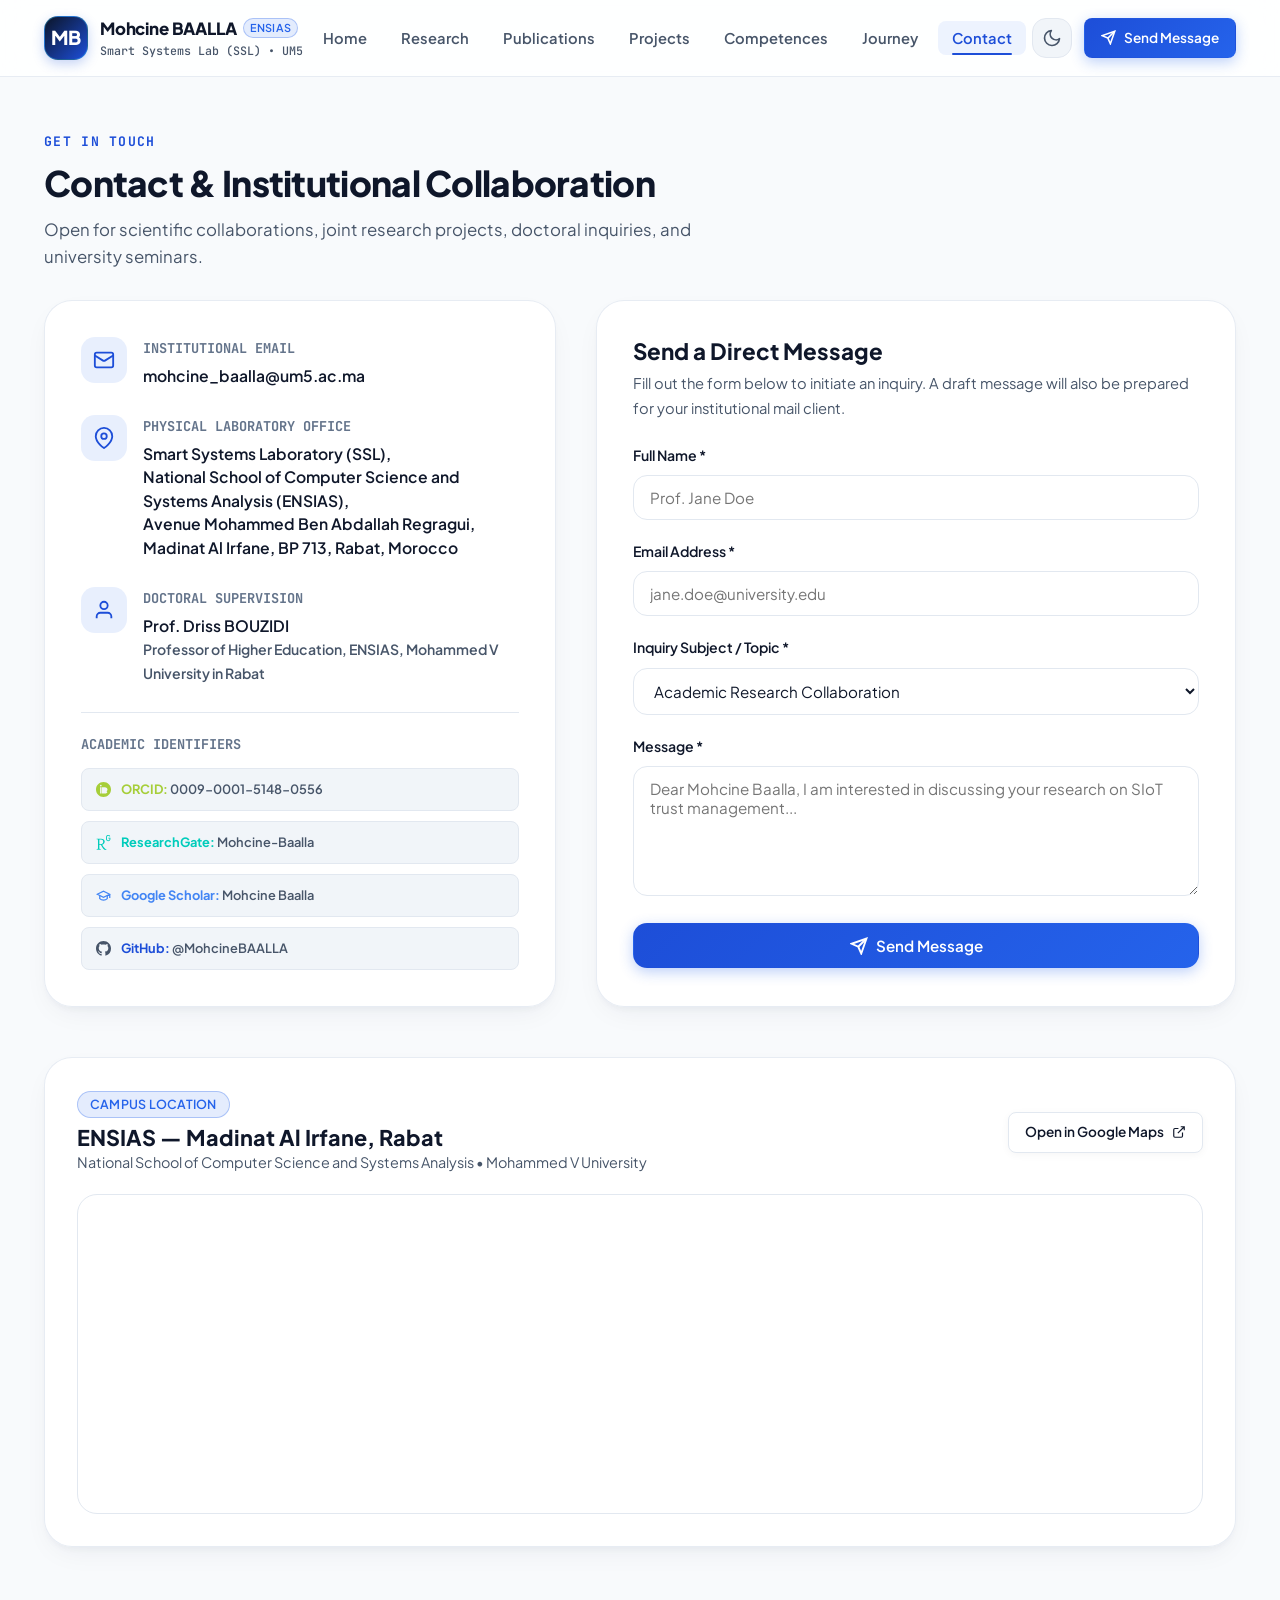
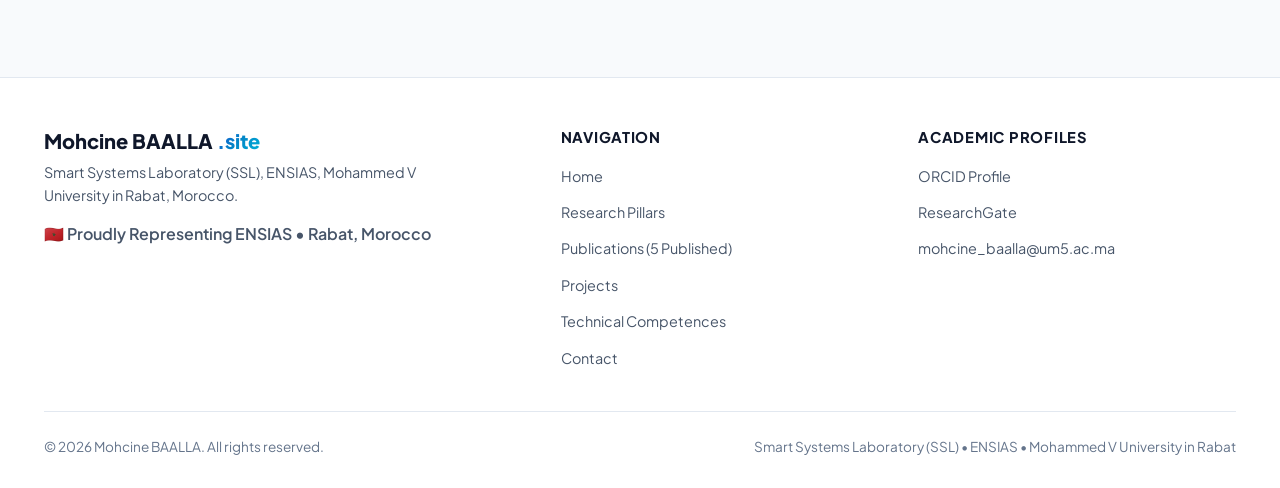
<file: contact.html>
<!DOCTYPE html>
<html lang="en" data-theme="dark">

<head>
  <meta charset="UTF-8">
  <meta name="viewport" content="width=device-width, initial-scale=1.0">
  <title>Contact & Collaboration | Mohcine BAALLA | ENSIAS Rabat</title>
  <meta name="description"
    content="Contact Mohcine BAALLA at Smart Systems Laboratory (SSL), ENSIAS, Mohammed V University in Rabat, Morocco. Reach out for academic collaboration, research inquiries, or speaking invitations.">
  <link rel="canonical" href="https://mohcine.site/contact.html">

  <meta property="og:type" content="article">
  <meta property="og:url" content="https://mohcine.site/contact.html">
  <meta property="og:title" content="Contact & Academic Collaboration | Mohcine BAALLA">
  <meta property="og:description"
    content="Reach out to Mohcine BAALLA at ENSIAS, Mohammed V University in Rabat, Morocco.">
  <meta property="og:image" content="https://mohcine.site/assets/images/mohcine_baalla.jpg">

  <link rel="stylesheet" href="assets/css/style.css">
</head>

<body>

  <!-- =========================================================================
       NAVIGATION BAR
       ========================================================================= -->
  <header class="site-header">
    <div class="container nav-container">
      <a href="index.html" class="brand-logo" aria-label="Mohcine Baalla Homepage">
        <div class="brand-symbol">MB</div>
        <div class="brand-text">
          <span class="brand-name">Mohcine BAALLA <span class="badge badge-sapphire"
              style="font-size: 0.68rem; padding: 2px 6px;">ENSIAS</span></span>
          <span class="brand-tag">Smart Systems Lab (SSL) • UM5</span>
        </div>
      </a>

      <nav aria-label="Main Navigation">
        <ul class="nav-links">
          <li><a href="index.html" class="nav-link">Home</a></li>
          <li><a href="research.html" class="nav-link">Research</a></li>
          <li><a href="publications.html" class="nav-link">Publications</a></li>
          <li><a href="projects.html" class="nav-link">Projects</a></li>
          <li><a href="competences.html" class="nav-link">Competences</a></li>
          <li><a href="parcours.html" class="nav-link">Journey</a></li>
          <li><a href="contact.html" class="nav-link active">Contact</a></li>
        </ul>
      </nav>

      <div class="nav-actions">
        <button class="theme-toggle-btn" id="themeToggleBtn" aria-label="Toggle Theme" title="Toggle Theme"></button>
        <a href="#contactForm" class="btn btn-sm btn-primary">
          <svg width="15" height="15" viewBox="0 0 24 24" fill="none" stroke="currentColor" stroke-width="2.5">
            <line x1="22" y1="2" x2="11" y2="13" />
            <polygon points="22 2 15 22 11 13 2 9 22 2" />
          </svg>
          Send Message
        </a>
        <button class="hamburger-btn" id="hamburgerBtn" aria-label="Toggle navigation menu">
          <span></span><span></span><span></span>
        </button>
      </div>
    </div>
  </header>

  <div class="mobile-drawer" id="mobileDrawer">
    <ul class="mobile-nav-links">
      <li><a href="index.html" class="mobile-nav-link">Home</a></li>
      <li><a href="research.html" class="mobile-nav-link">Research Interests</a></li>
      <li><a href="publications.html" class="mobile-nav-link">Publications (5 Published)</a></li>
      <li><a href="projects.html" class="mobile-nav-link">Testbeds & Projects</a></li>
      <li><a href="competences.html" class="mobile-nav-link">Technical Competences</a></li>
      <li><a href="parcours.html" class="mobile-nav-link">Academic Journey</a></li>
      <li><a href="contact.html" class="mobile-nav-link active">Contact</a></li>
    </ul>
  </div>

  <!-- =========================================================================
       CONTACT HEADER
       ========================================================================= -->
  <section class="section" style="padding-top: 50px; padding-bottom: 30px;">
    <div class="container text-center">
      <span class="section-kicker">Get in Touch</span>
      <h1 class="section-title">Contact & Institutional Collaboration</h1>
      <p class="section-subtitle">
        Open for scientific collaborations, joint research projects, doctoral inquiries, and university seminars.
      </p>
    </div>
  </section>

  <!-- =========================================================================
       CONTACT CONTENT GRID
       ========================================================================= -->
  <section class="section" style="padding-top: 0;">
    <div class="container">
      <div class="contact-grid">
        <!-- Contact Information Card -->
        <div class="contact-info-card">
          <div class="contact-item">
            <div class="contact-icon-box">
              <svg width="22" height="22" viewBox="0 0 24 24" fill="none" stroke="currentColor" stroke-width="2">
                <rect x="2" y="4" width="20" height="16" rx="2" />
                <path d="m22 7-8.97 5.7a1.94 1.94 0 0 1-2.06 0L2 7" />
              </svg>
            </div>
            <div>
              <div class="contact-item-title">Institutional Email</div>
              <div class="contact-item-val">
                <a href="mailto:mohcine_baalla@um5.ac.ma">mohcine_baalla@um5.ac.ma</a>
              </div>
            </div>
          </div>

          <div class="contact-item">
            <div class="contact-icon-box">
              <svg width="22" height="22" viewBox="0 0 24 24" fill="none" stroke="currentColor" stroke-width="2">
                <path d="M21 10c0 7-9 13-9 13s-9-6-9-13a9 9 0 0 1 18 0z" />
                <circle cx="12" cy="10" r="3" />
              </svg>
            </div>
            <div>
              <div class="contact-item-title">Physical Laboratory Office</div>
              <div class="contact-item-val">
                Smart Systems Laboratory (SSL),<br>
                National School of Computer Science and Systems Analysis (ENSIAS),<br>
                Avenue Mohammed Ben Abdallah Regragui,<br>
                Madinat Al Irfane, BP 713, Rabat, Morocco
              </div>
            </div>
          </div>

          <div class="contact-item">
            <div class="contact-icon-box">
              <svg width="22" height="22" viewBox="0 0 24 24" fill="none" stroke="currentColor" stroke-width="2">
                <path d="M20 21v-2a4 4 0 0 0-4-4H8a4 4 0 0 0-4 4v2" />
                <circle cx="12" cy="7" r="4" />
              </svg>
            </div>
            <div>
              <div class="contact-item-title">Doctoral Supervision</div>
              <div class="contact-item-val">
                Prof. Driss BOUZIDI<br>
                <span class="text-muted" style="font-size: 0.88rem;">Professor of Higher Education, ENSIAS, Mohammed V
                  University in Rabat</span>
              </div>
            </div>
          </div>

          <!-- Academic Links Row -->
          <div style="border-top: 1px solid var(--border-subtle); padding-top: 20px;">
            <div class="contact-item-title" style="margin-bottom: 12px;">Academic Identifiers</div>
            <div style="display: flex; flex-direction: column; gap: 10px;">
              <a href="https://orcid.org/0009-0001-5148-0556" target="_blank" rel="noopener" class="social-btn"
                style="justify-content: flex-start; padding: 10px 14px; gap: 10px;">
                <svg width="15" height="15" viewBox="0 0 24 24" fill="#a6ce39">
                  <path d="M12 0C5.372 0 0 5.372 0 12s5.372 12 12 12 12-5.372 12-12S18.628 0 12 0zm-3.12 18.528H6.552V8.472h2.328v10.056zm-1.164-11.4c-.792 0-1.416-.624-1.416-1.416 0-.792.624-1.416 1.416-1.416.792 0 1.416.624 1.416 1.416 0 .792-.624 1.416-1.416 1.416zm10.74 7.62c0 2.256-1.8 3.78-4.512 3.78h-4.32V8.472h4.584c2.616 0 4.248 1.584 4.248 3.696 0 1.176-.576 2.184-1.56 2.808 1.056.576 1.56 1.584 1.56 2.772z"/>
                </svg>
                <span><strong style="color: #a6ce39;">ORCID:</strong> 0009-0001-5148-0556</span>
              </a>
              <a href="https://www.researchgate.net/profile/Mohcine-Baalla" target="_blank" rel="noopener"
                class="social-btn" style="justify-content: flex-start; padding: 10px 14px; gap: 10px;">
                <svg width="15" height="15" viewBox="0 0 24 24" fill="#00ccbb">
                  <path d="M19.586 0c-.818 0-1.508.19-2.073.565-.563.377-.97.936-1.213 1.68a3.193 3.193 0 0 0-.112.437 8.365 8.365 0 0 0-.078.53 9 9 0 0 0-.05.727c-.01.282-.013.621-.013 1.016a31.121 31.123 0 0 0 .014 1.017 9 9 0 0 0 .05.727 7.946 7.946 0 0 0 .077.53h-.005a3.334 3.334 0 0 0 .113.438c.245.743.65 1.303 1.214 1.68.565.376 1.256.564 2.075.564.8 0 1.536-.213 2.105-.603.57-.39.94-.916 1.175-1.65.076-.235.135-.558.177-.93a10.9 10.9 0 0 0 .043-1.207v-.82c0-.095-.047-.142-.14-.142h-3.064c-.094 0-.14.047-.14.141v.956c0 .094.046.14.14.14h1.666c.056 0 .084.03.084.086 0 .36 0 .62-.036.865-.038.244-.1.447-.147.606-.108.385-.348.664-.638.876-.29.212-.738.35-1.227.35-.545 0-.901-.15-1.21-.353-.306-.203-.517-.454-.67-.915a3.136 3.136 0 0 1-.147-.762 17.366 17.367 0 0 1-.034-.656c-.01-.26-.014-.572-.014-.939a26.401 26.403 0 0 1 .014-.938 15.821 15.822 0 0 1 .035-.656 3.19 3.19 0 0 1 .148-.76 1.89 1.89 0 0 1 .742-1.01c.344-.244.593-.352 1.137-.352.508 0 .815.096 1.144.303.33.207.528.492.764.925.047.094.111.118.198.07l1.044-.43c.075-.048.09-.115.042-.199a3.549 3.549 0 0 0-.466-.742 3 3 0 0 0-.679-.607 3.313 3.313 0 0 0-.903-.41A4.068 4.068 0 0 0 19.586 0zM8.217 5.836c-1.69 0-3.036.086-4.297.086-1.146 0-2.291 0-3.007-.029v.831l1.088.2c.744.144 1.174.488 1.174 2.264v11.288c0 1.777-.43 2.12-1.174 2.263l-1.088.2v.832c.773-.029 2.12-.086 3.465-.086 1.29 0 2.951.057 3.667.086v-.831l-1.49-.2c-.773-.115-1.174-.487-1.174-2.264v-4.784c.688.057 1.29.057 2.206.057 1.748 3.123 3.41 5.472 4.355 6.56.86 1.032 2.177 1.691 3.839 1.691.487 0 1.003-.086 1.318-.23v-.744c-1.031 0-2.063-.716-2.808-1.518-1.26-1.376-2.95-3.582-4.355-6.074 2.32-.545 4.04-2.722 4.04-4.9 0-3.208-2.492-4.698-5.758-4.698zm-.515 1.29c2.406 0 3.839 1.26 3.839 3.552 0 2.263-1.547 3.782-4.097 3.782-.974 0-1.404-.03-2.063-.086v-7.19c.66-.059 1.547-.059 2.32-.059z"/>
                </svg>
                <span><strong style="color: #00ccbb;">ResearchGate:</strong> Mohcine-Baalla</span>
              </a>
              <a href="https://scholar.google.com/citations?view_op=search_authors&mauthors=Mohcine+Baalla" target="_blank" rel="noopener"
                class="social-btn" style="justify-content: flex-start; padding: 10px 14px; gap: 10px;">
                <svg width="15" height="15" viewBox="0 0 24 24" fill="none" stroke="#4285F4" stroke-width="2">
                  <path d="M22 10v6M2 10l10-5 10 5-10 5z"/>
                  <path d="M6 12v5c3 3 9 3 12 0v-5"/>
                </svg>
                <span><strong style="color: #4285F4;">Google Scholar:</strong> Mohcine Baalla</span>
              </a>
              <a href="https://github.com/MohcineBAALLA" target="_blank" rel="noopener" class="social-btn"
                style="justify-content: flex-start; padding: 10px 14px; gap: 10px;">
                <svg width="15" height="15" viewBox="0 0 24 24" fill="currentColor">
                  <path d="M12 0C5.37 0 0 5.37 0 12c0 5.31 3.435 9.795 8.205 11.385.6.105.825-.255.825-.57 0-.285-.015-1.23-.015-2.235-3.015.555-3.795-.735-4.035-1.41-.135-.345-.72-1.41-1.23-1.695-.42-.225-1.02-.78-.015-.795.945-.015 1.62.87 1.845 1.23 1.08 1.815 2.805 1.305 3.495.99.105-.78.42-1.305.765-1.605-2.67-.3-5.46-1.335-5.46-5.925 0-1.305.465-2.385 1.23-3.225-.12-.3-.54-1.53.12-3.18 0 0 1.005-.315 3.3 1.23.96-.27 1.98-.405 3-.405s2.04.135 3 .405c2.295-1.56 3.3-1.23 3.3-1.23.66 1.65.24 2.88.12 3.18.765.84 1.23 1.905 1.23 3.225 0 4.605-2.805 5.625-5.475 5.925.435.375.81 1.095.81 2.22 0 1.605-.015 2.895-.015 3.3 0 .315.225.69.825.57A12.02 12.02 0 0 0 24 12c0-6.63-5.37-12-12-12z"/>
                </svg>
                <span><strong style="color: var(--text-accent);">GitHub:</strong> @MohcineBAALLA</span>
              </a>
            </div>
          </div>
        </div>

        <!-- Interactive Contact Form -->
        <div class="contact-form-card">
          <h3 style="font-size: 1.4rem; font-weight: 750; margin-bottom: 6px;">Send a Direct Message</h3>
          <p style="color: var(--text-muted); font-size: 0.92rem; margin-bottom: 24px;">
            Fill out the form below to initiate an inquiry. A draft message will also be prepared for your institutional
            mail client.
          </p>

          <form id="contactForm">
            <div class="form-group">
              <label for="contactName" class="form-label">Full Name *</label>
              <input type="text" id="contactName" class="form-control" placeholder="Prof. Jane Doe" required>
            </div>

            <div class="form-group">
              <label for="contactEmail" class="form-label">Email Address *</label>
              <input type="email" id="contactEmail" class="form-control" placeholder="jane.doe@university.edu" required>
            </div>

            <div class="form-group">
              <label for="contactSubject" class="form-label">Inquiry Subject / Topic *</label>
              <select id="contactSubject" class="form-control" required>
                <option value="Research Collaboration">Academic Research Collaboration</option>
                <option value="PhD Thesis / Defense">Doctoral Research / Defense Inquiry</option>
                <option value="Publication / BibTeX">Paper Citation / BibTeX / Preprint Request</option>
                <option value="Teaching / Seminar">University Seminar / Guest Lecture</option>
                <option value="General Inquiry">General Professional Inquiry</option>
              </select>
            </div>

            <div class="form-group">
              <label for="contactMessage" class="form-label">Message *</label>
              <textarea id="contactMessage" class="form-control" rows="5"
                placeholder="Dear Mohcine Baalla, I am interested in discussing your research on SIoT trust management..."
                required></textarea>
            </div>

            <button type="submit" class="btn btn-primary" style="width: 100%;">
              <svg width="18" height="18" viewBox="0 0 24 24" fill="none" stroke="currentColor" stroke-width="2.5">
                <line x1="22" y1="2" x2="11" y2="13" />
                <polygon points="22 2 15 22 11 13 2 9 22 2" />
              </svg>
              Send Message
            </button>
          </form>
        </div>
      </div>

      <!-- Campus Map Preview Section -->
      <div
        style="margin-top: 50px; background: var(--bg-card); border: 1px solid var(--border-card); border-radius: var(--radius-xl); padding: 32px; box-shadow: var(--card-shadow);">
        <div
          style="display: flex; align-items: center; justify-content: space-between; flex-wrap: wrap; gap: 10px; margin-bottom: 20px;">
          <div>
            <span class="badge badge-sapphire" style="margin-bottom: 6px;">Campus Location</span>
            <h3 style="font-size: 1.35rem; font-weight: 750;">ENSIAS — Madinat Al Irfane, Rabat</h3>
            <p style="color: var(--text-muted); font-size: 0.9rem;">National School of Computer Science and Systems
              Analysis • Mohammed V University</p>
          </div>
          <a href="https://maps.google.com/?q=ENSIAS+Rabat" target="_blank" rel="noopener"
            class="btn btn-sm btn-secondary">
            Open in Google Maps
            <svg width="14" height="14" viewBox="0 0 24 24" fill="none" stroke="currentColor" stroke-width="2">
              <path d="M18 13v6a2 2 0 0 1-2 2H5a2 2 0 0 1-2-2V8a2 2 0 0 1 2-2h6M15 3h6v6M10 14L21 3" />
            </svg>
          </a>
        </div>

        <div
          style="border-radius: var(--radius-lg); overflow: hidden; height: 320px; border: 1px solid var(--border-subtle); position: relative;">
          <iframe
            src="https://www.google.com/maps/embed?pb=!1m18!1m12!1m3!1d3307.8282367442654!2d-6.870233423758832!3d33.99696952062778!2m3!1f0!2f0!3f0!3m2!1i1024!2i768!4f13.1!3m3!1m2!1s0xda76ce7f9462dd1%3A0x2e9c30c42a1f04a6!2sENSIAS%20-%20%C3%89cole%20Nationale%20Sup%C3%A9rieure%20d&#39;Informatique%20et%20d&#39;Analyse%20des%20Syst%C3%A8mes!5e0!3m2!1sfr!2sma!4v1700000000000!5m2!1sfr!2sma"
            width="100%" height="100%" style="border:0;" allowfullscreen="" loading="lazy"
            referrerpolicy="no-referrer-when-downgrade" title="ENSIAS Rabat Map">
          </iframe>
        </div>
      </div>
    </div>
  </section>

  <!-- Toast Container -->
  <div class="toast-container"></div>

  <!-- =========================================================================
       FOOTER
       ========================================================================= -->
  <footer class="site-footer">
    <div class="container">
      <div class="footer-grid">
        <div class="footer-brand">
          <h4>Mohcine BAALLA <span class="gradient-text">.site</span></h4>
          <p>Smart Systems Laboratory (SSL), ENSIAS, Mohammed V University in Rabat, Morocco.</p>
          <div style="margin-top: 14px;">
            <span class="morocco-badge">🇲🇦 Proudly Representing ENSIAS • Rabat, Morocco</span>
          </div>
        </div>

        <div>
          <h5 class="footer-heading">Navigation</h5>
          <ul class="footer-links-list">
            <li class="footer-link-item"><a href="index.html">Home</a></li>
            <li class="footer-link-item"><a href="research.html">Research Pillars</a></li>
            <li class="footer-link-item"><a href="publications.html">Publications (5 Published)</a></li>
            <li class="footer-link-item"><a href="projects.html">Projects</a></li>
            <li class="footer-link-item"><a href="competences.html">Technical Competences</a></li>
            <li class="footer-link-item"><a href="contact.html">Contact</a></li>
          </ul>
        </div>

        <div>
          <h5 class="footer-heading">Academic Profiles</h5>
          <ul class="footer-links-list">
            <li class="footer-link-item"><a href="https://orcid.org/0009-0001-5148-0556" target="_blank"
                rel="noopener">ORCID Profile</a></li>
            <li class="footer-link-item"><a href="https://www.researchgate.net/profile/Mohcine-Baalla" target="_blank"
                rel="noopener">ResearchGate</a></li>
            <li class="footer-link-item"><a href="mailto:mohcine_baalla@um5.ac.ma">mohcine_baalla@um5.ac.ma</a></li>
          </ul>
        </div>
      </div>

      <div class="footer-bottom">
        <div>&copy; 2026 Mohcine BAALLA. All rights reserved.</div>
        <div>Smart Systems Laboratory (SSL) • ENSIAS • Mohammed V University in Rabat</div>
      </div>
    </div>
  </footer>

  <button class="scroll-top-btn" id="scrollTopBtn" aria-label="Scroll to top"><svg width="20" height="20"
      viewBox="0 0 24 24" fill="none" stroke="currentColor" stroke-width="2.5">
      <polyline points="18 15 12 9 6 15" />
    </svg></button>

  <script src="assets/js/data.js"></script>
  <script src="assets/js/main.js"></script>
</body>

</html>
</file>
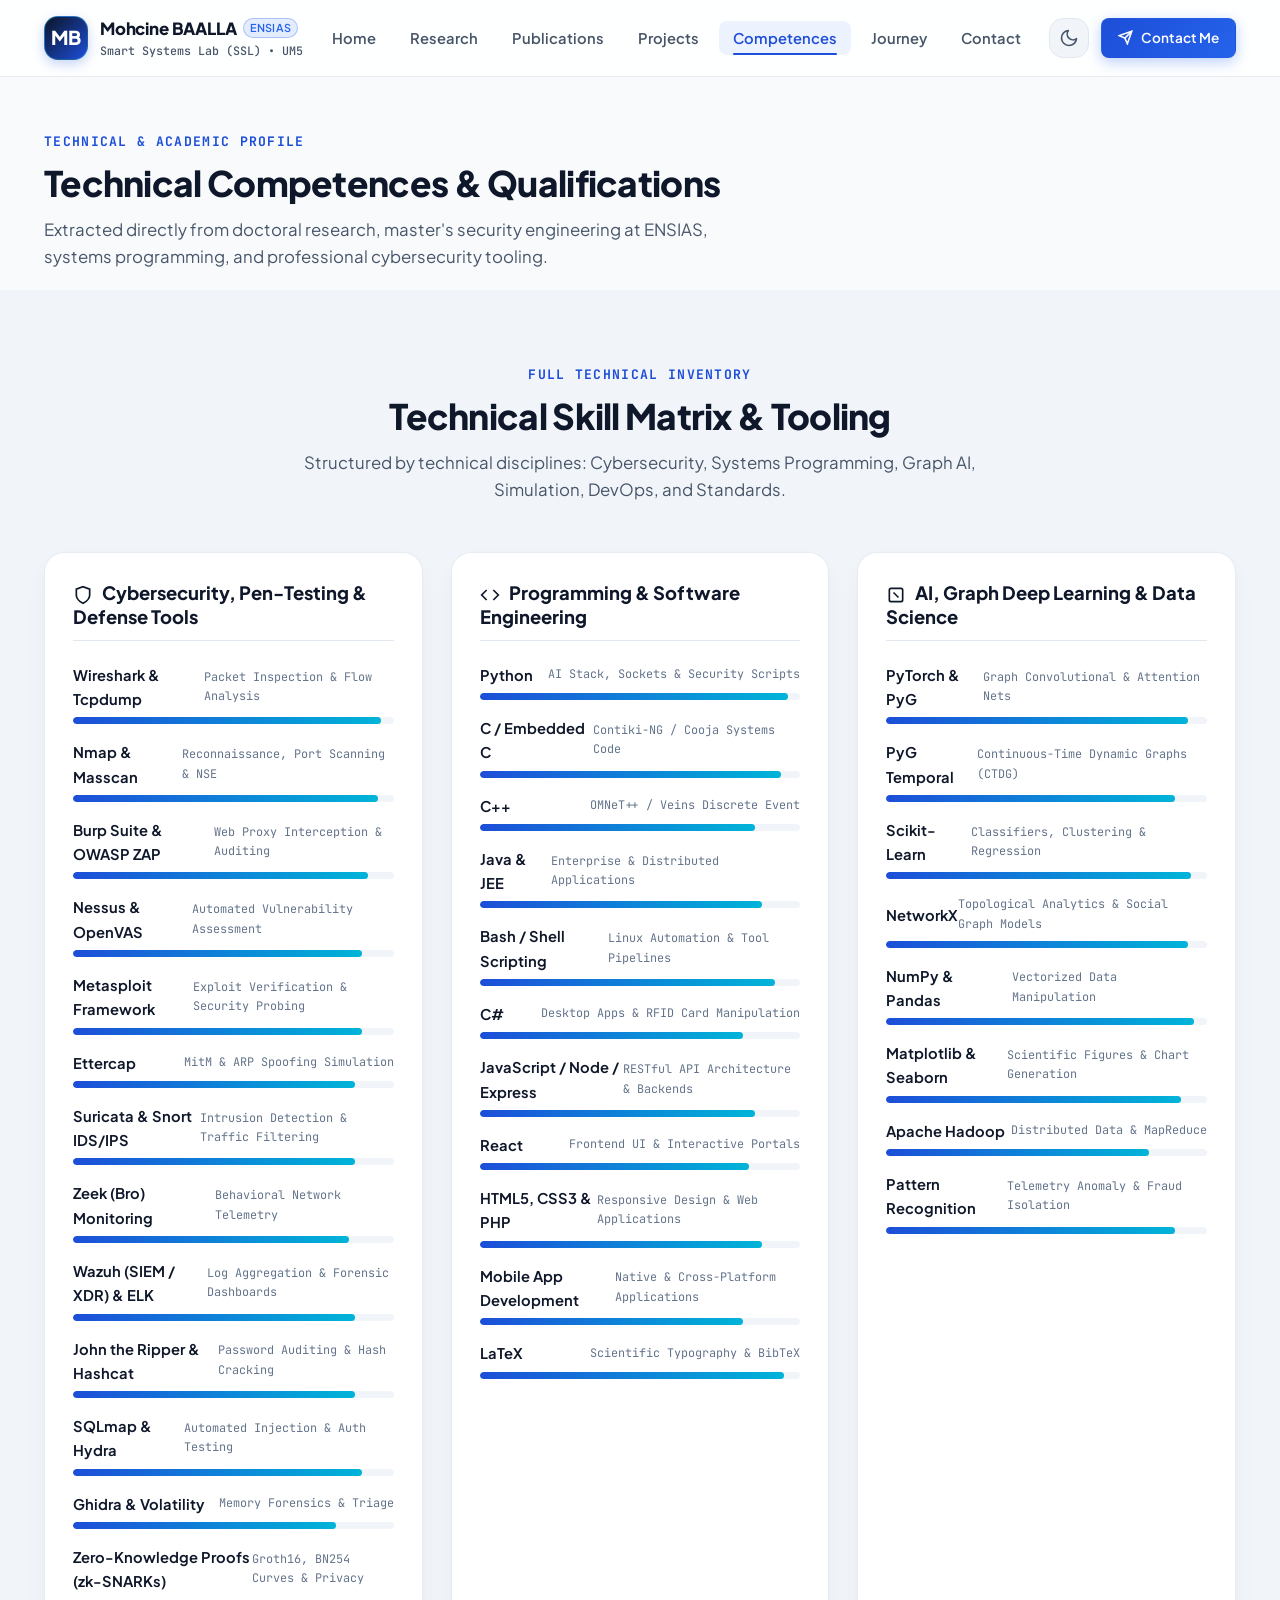
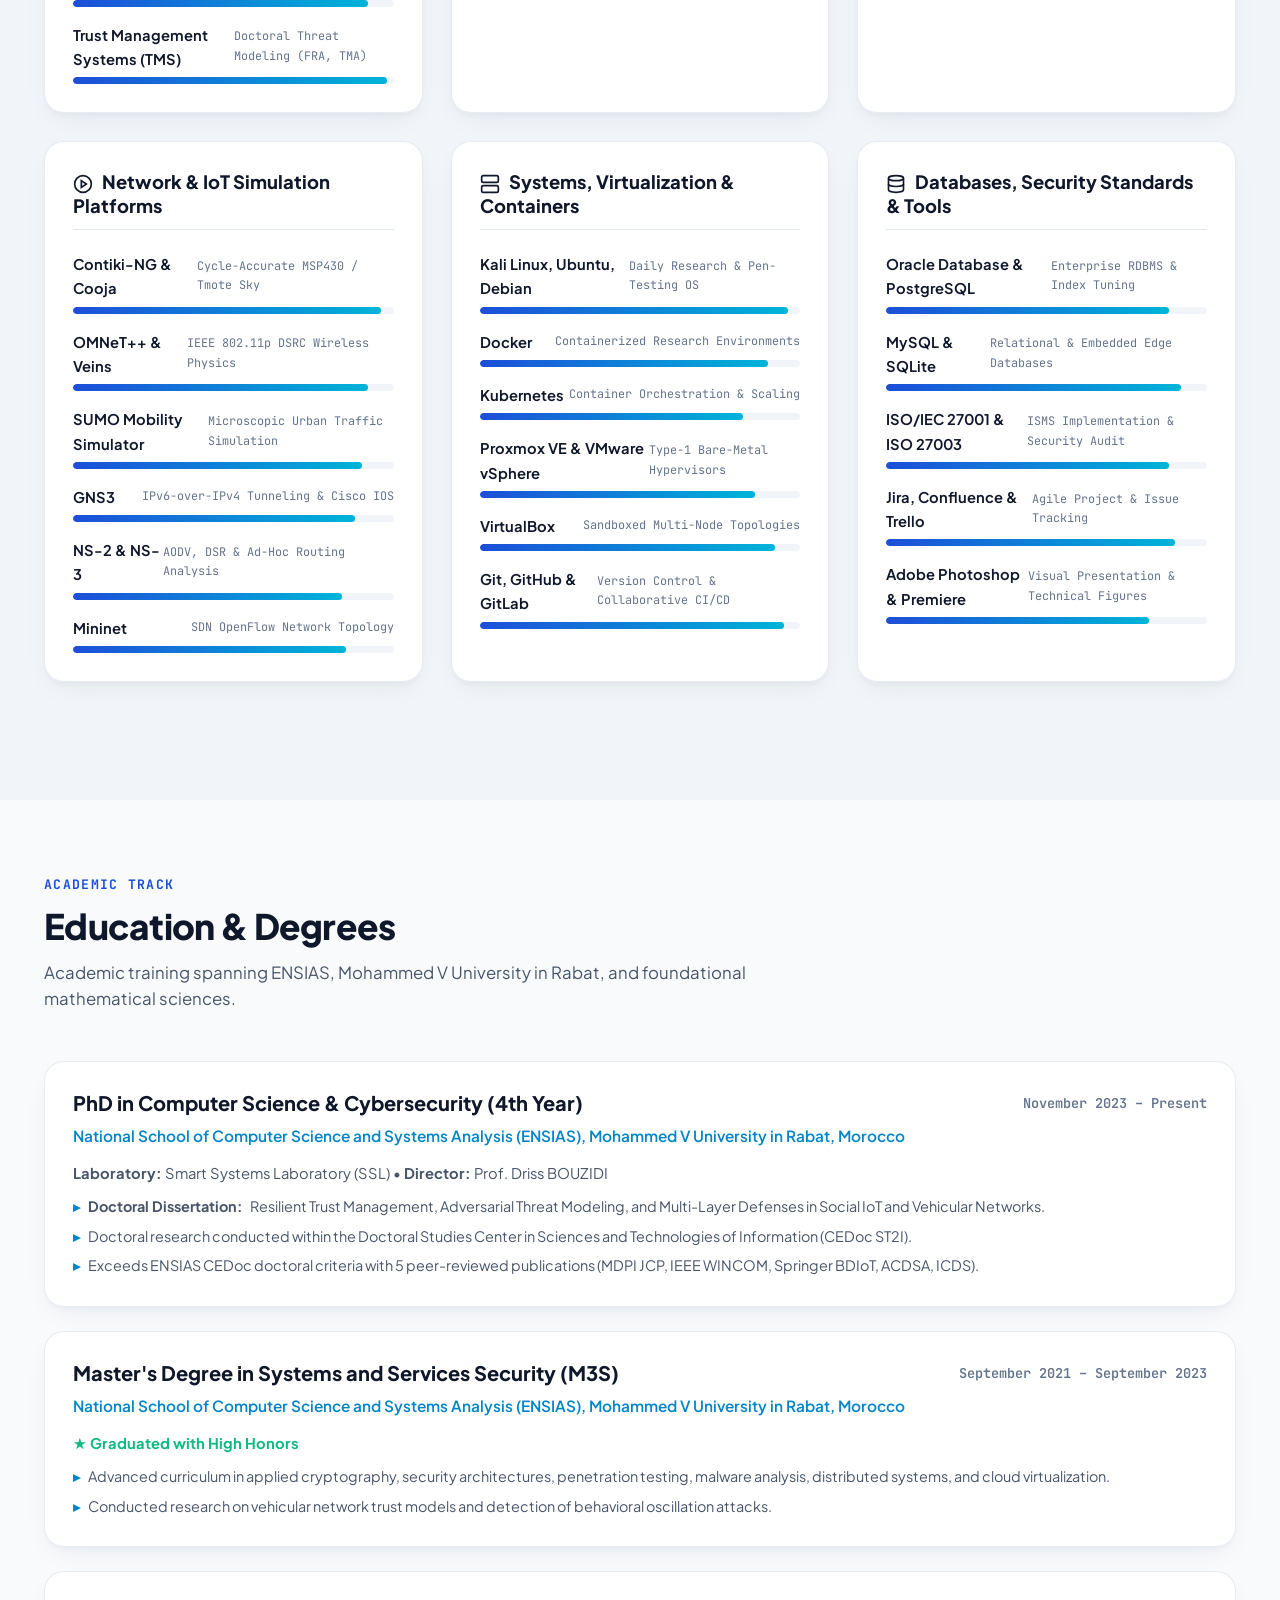
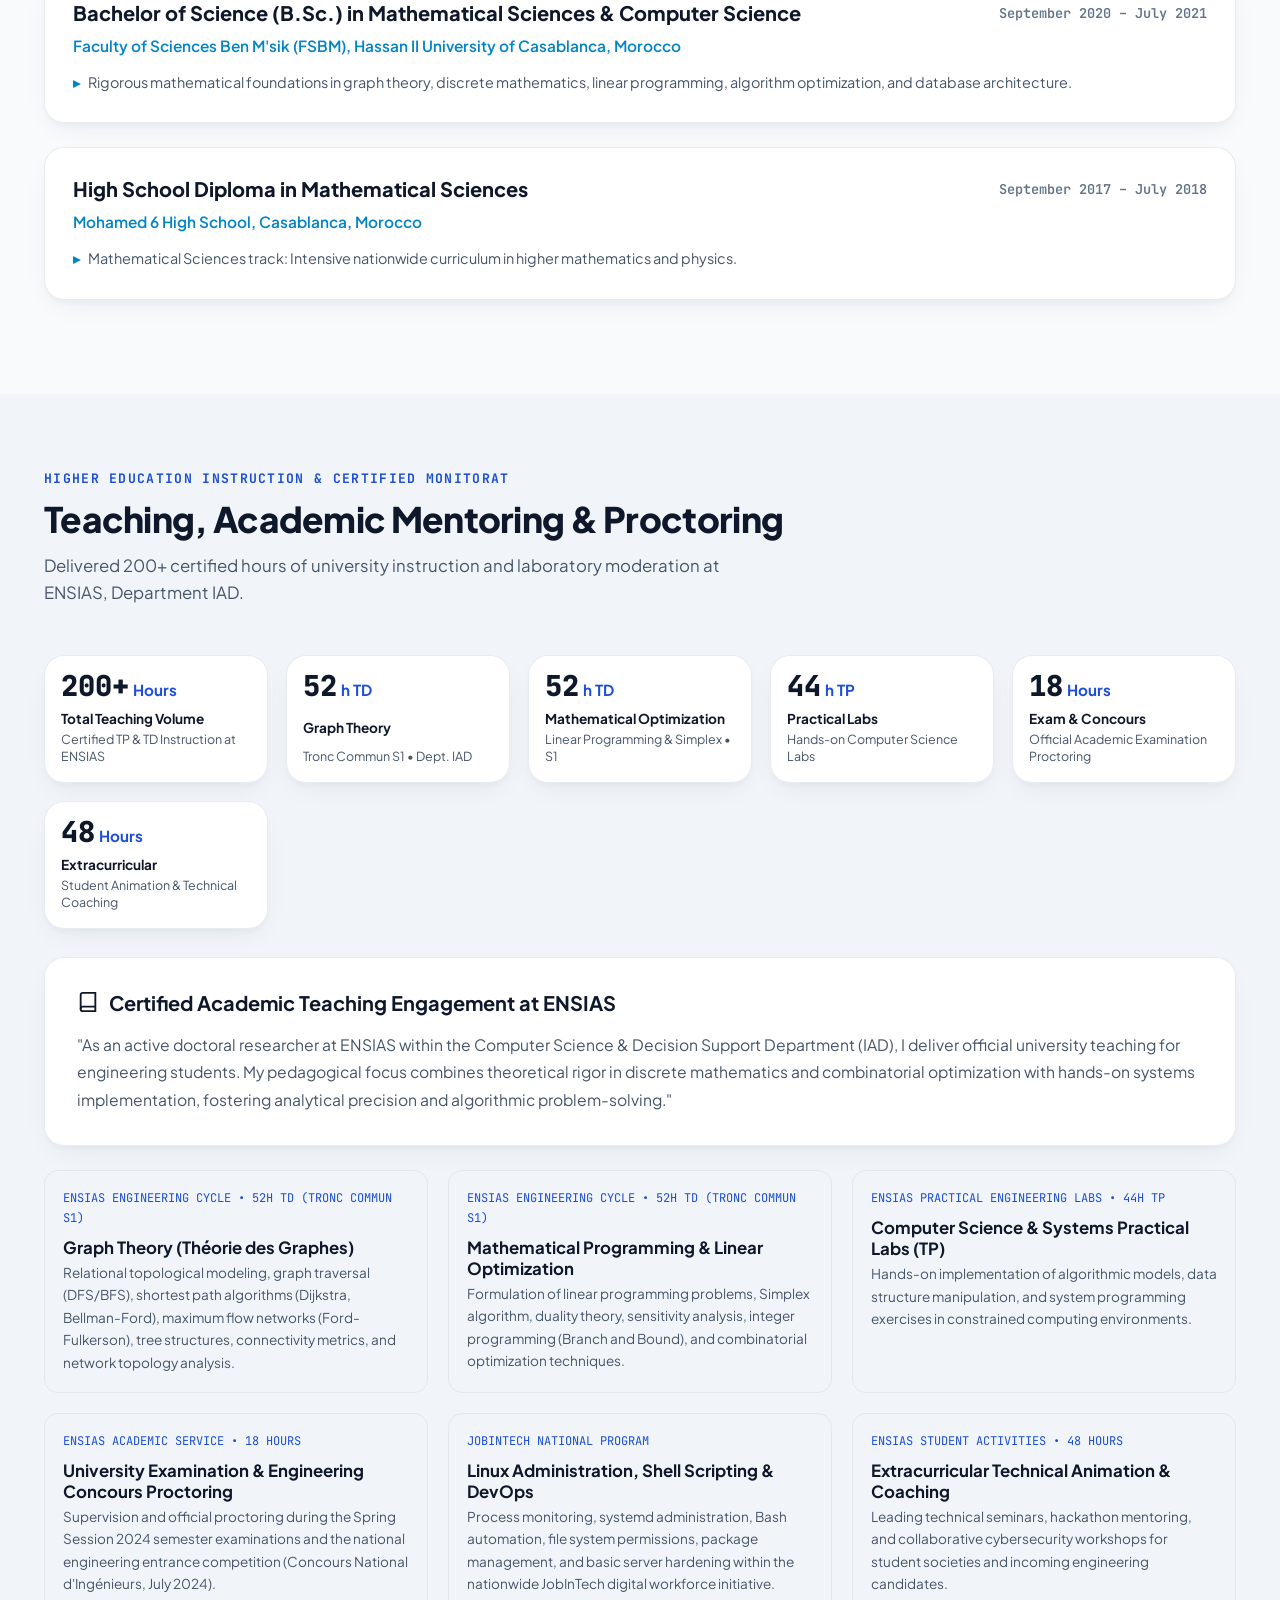
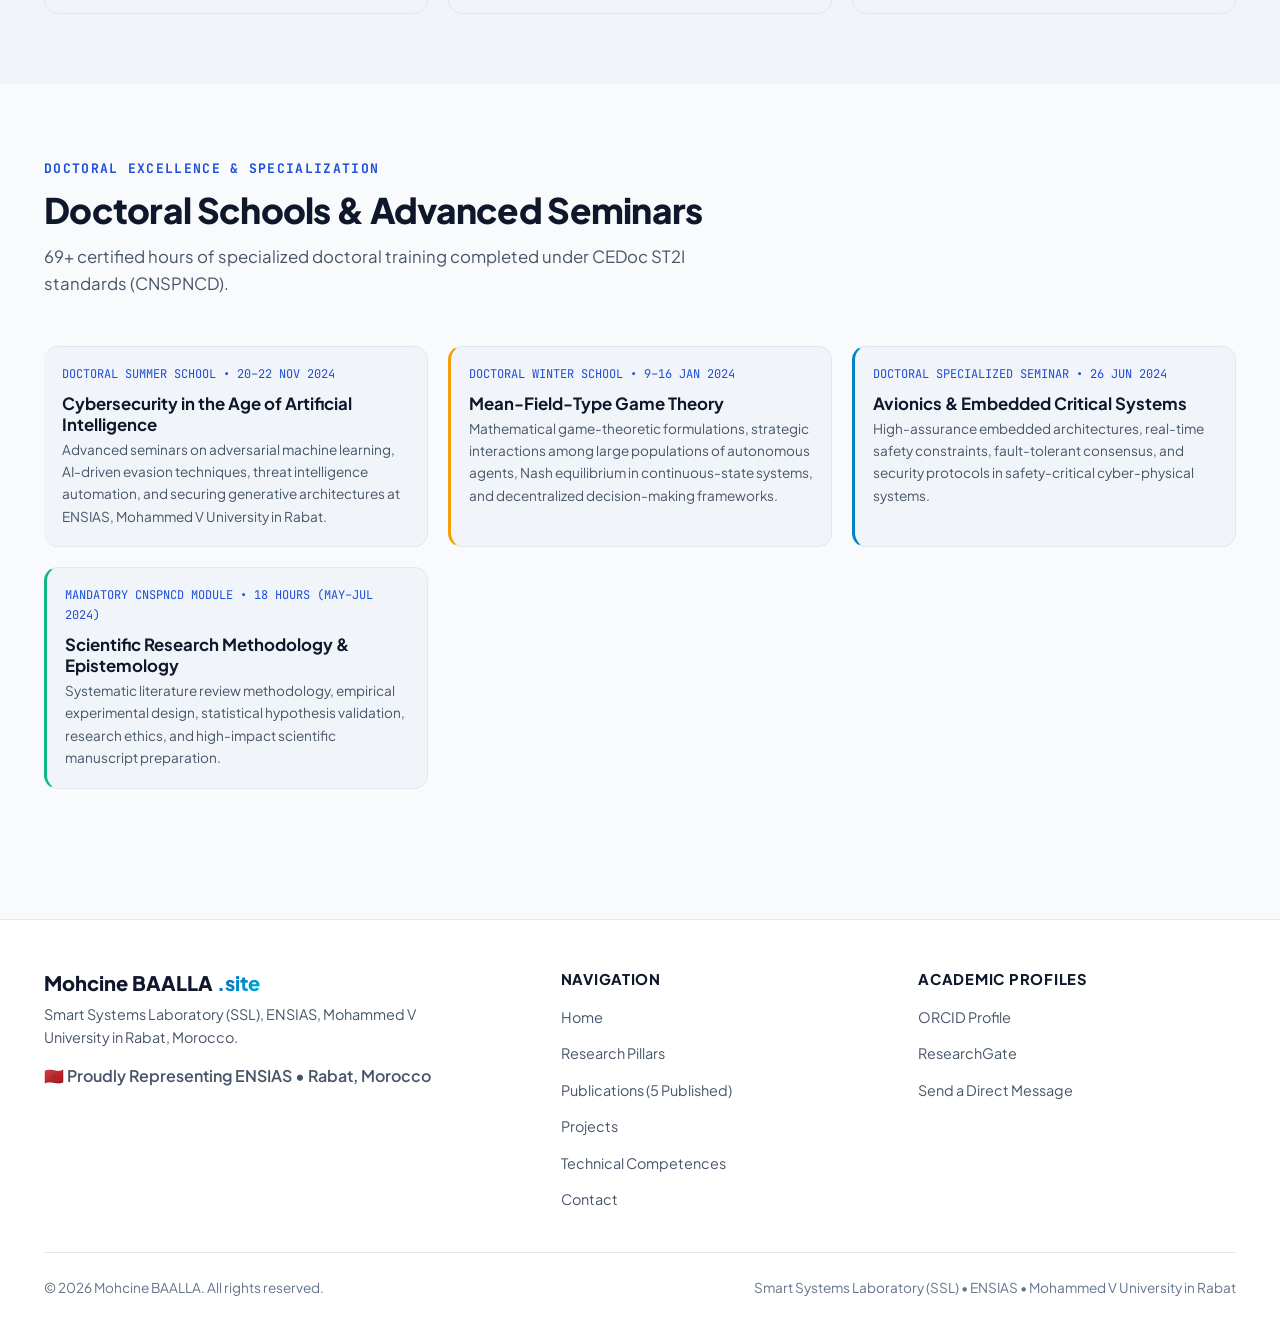
<file: cv.html>
<!DOCTYPE html>
<html lang="en" data-theme="dark">
<head>
  <meta charset="UTF-8">
  <meta http-equiv="refresh" content="0; url=competences.html">
  <title>Curriculum Vitae | Mohcine BAALLA | ENSIAS Rabat</title>
  <link rel="canonical" href="https://mohcine.site/competences.html">
  <script>
    window.location.href = "competences.html";
  </script>
</head>
<body>
  <p>Redirecting to <a href="competences.html">Technical Competences & Academic Qualifications</a>...</p>
</body>
</html>
</file>
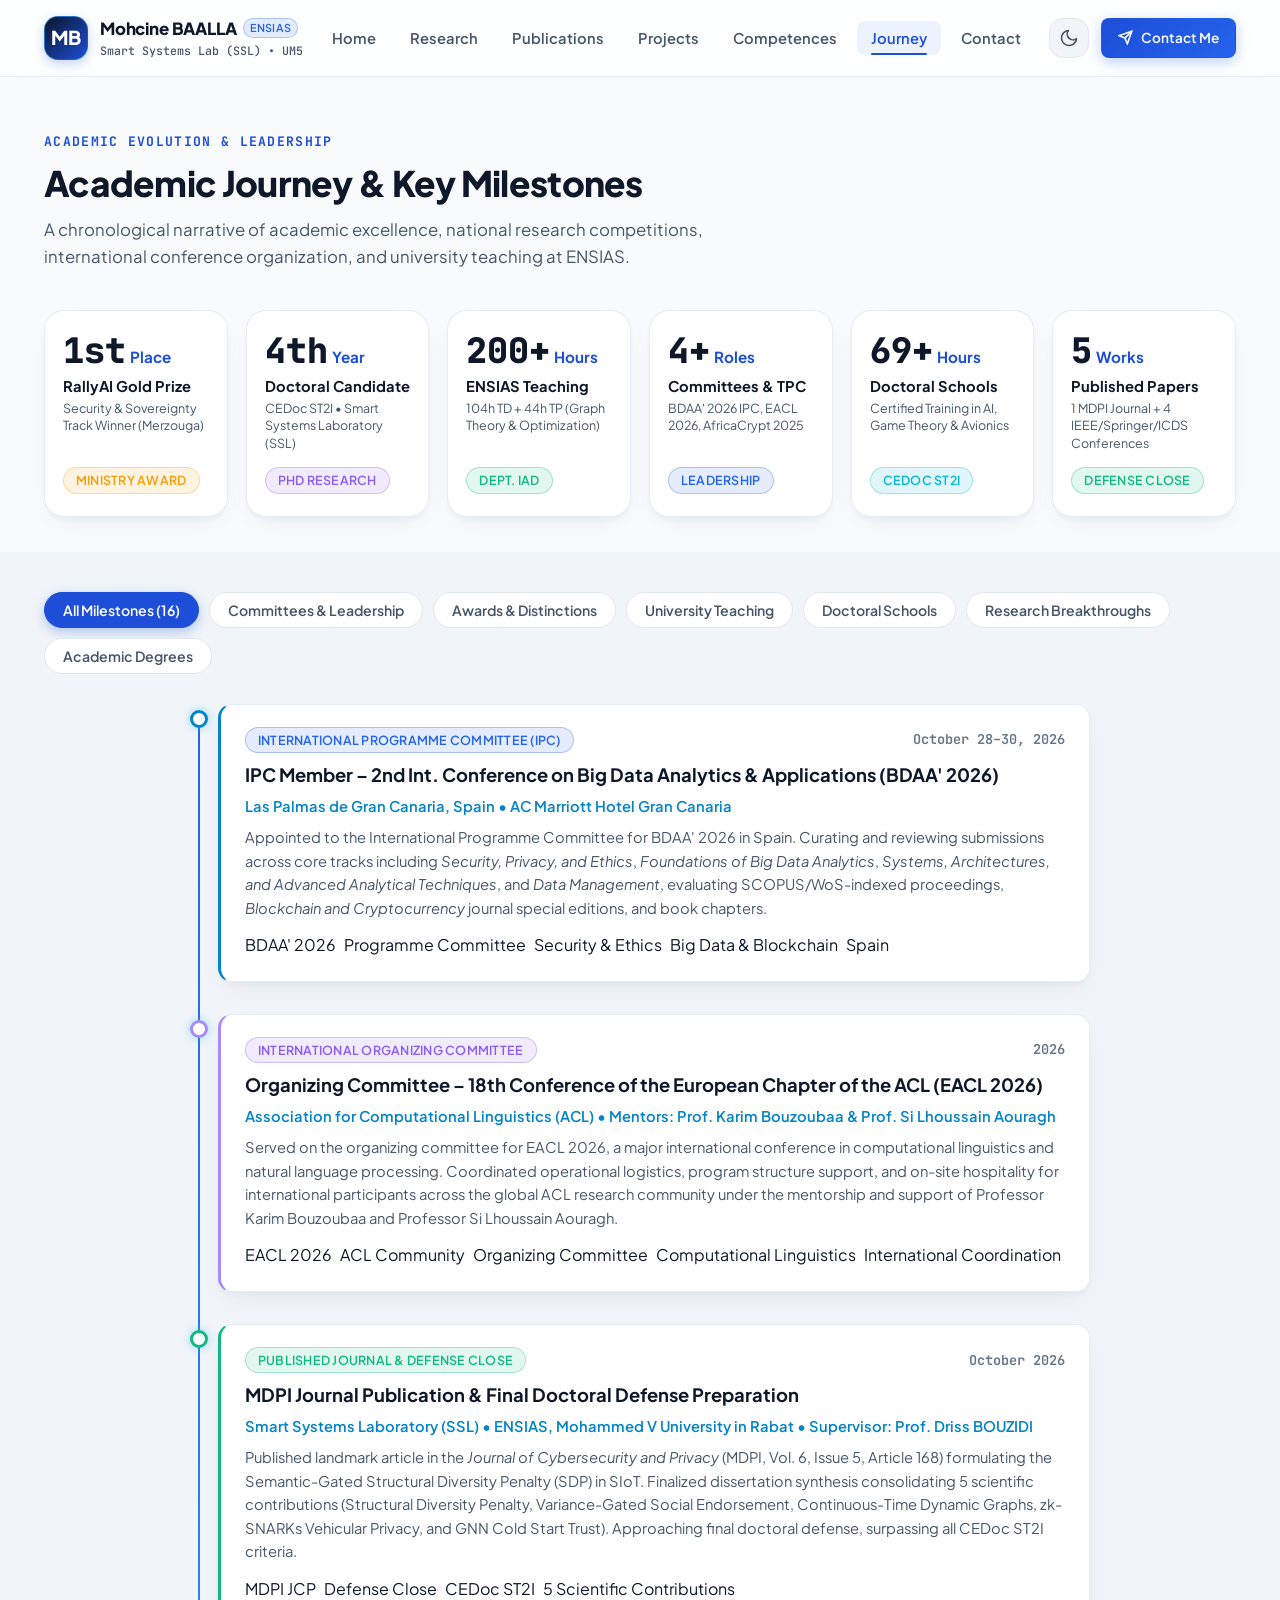
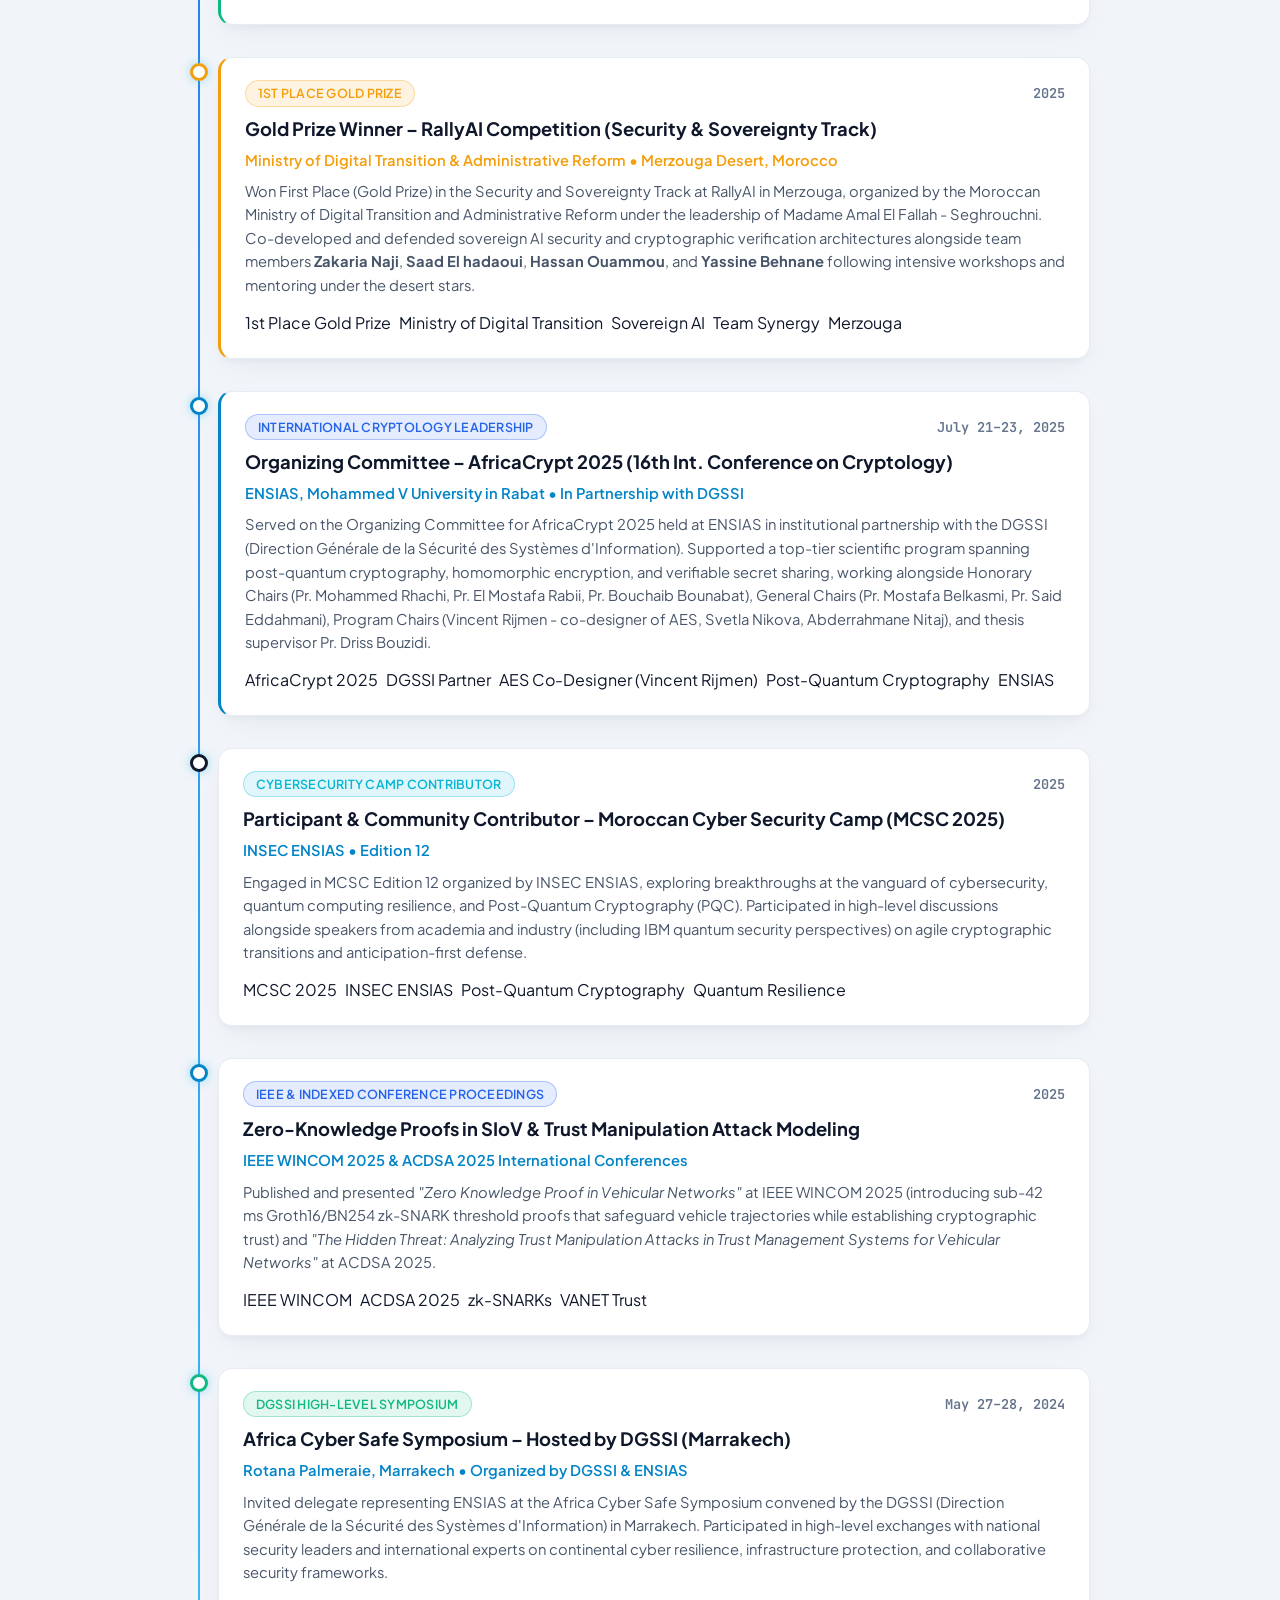
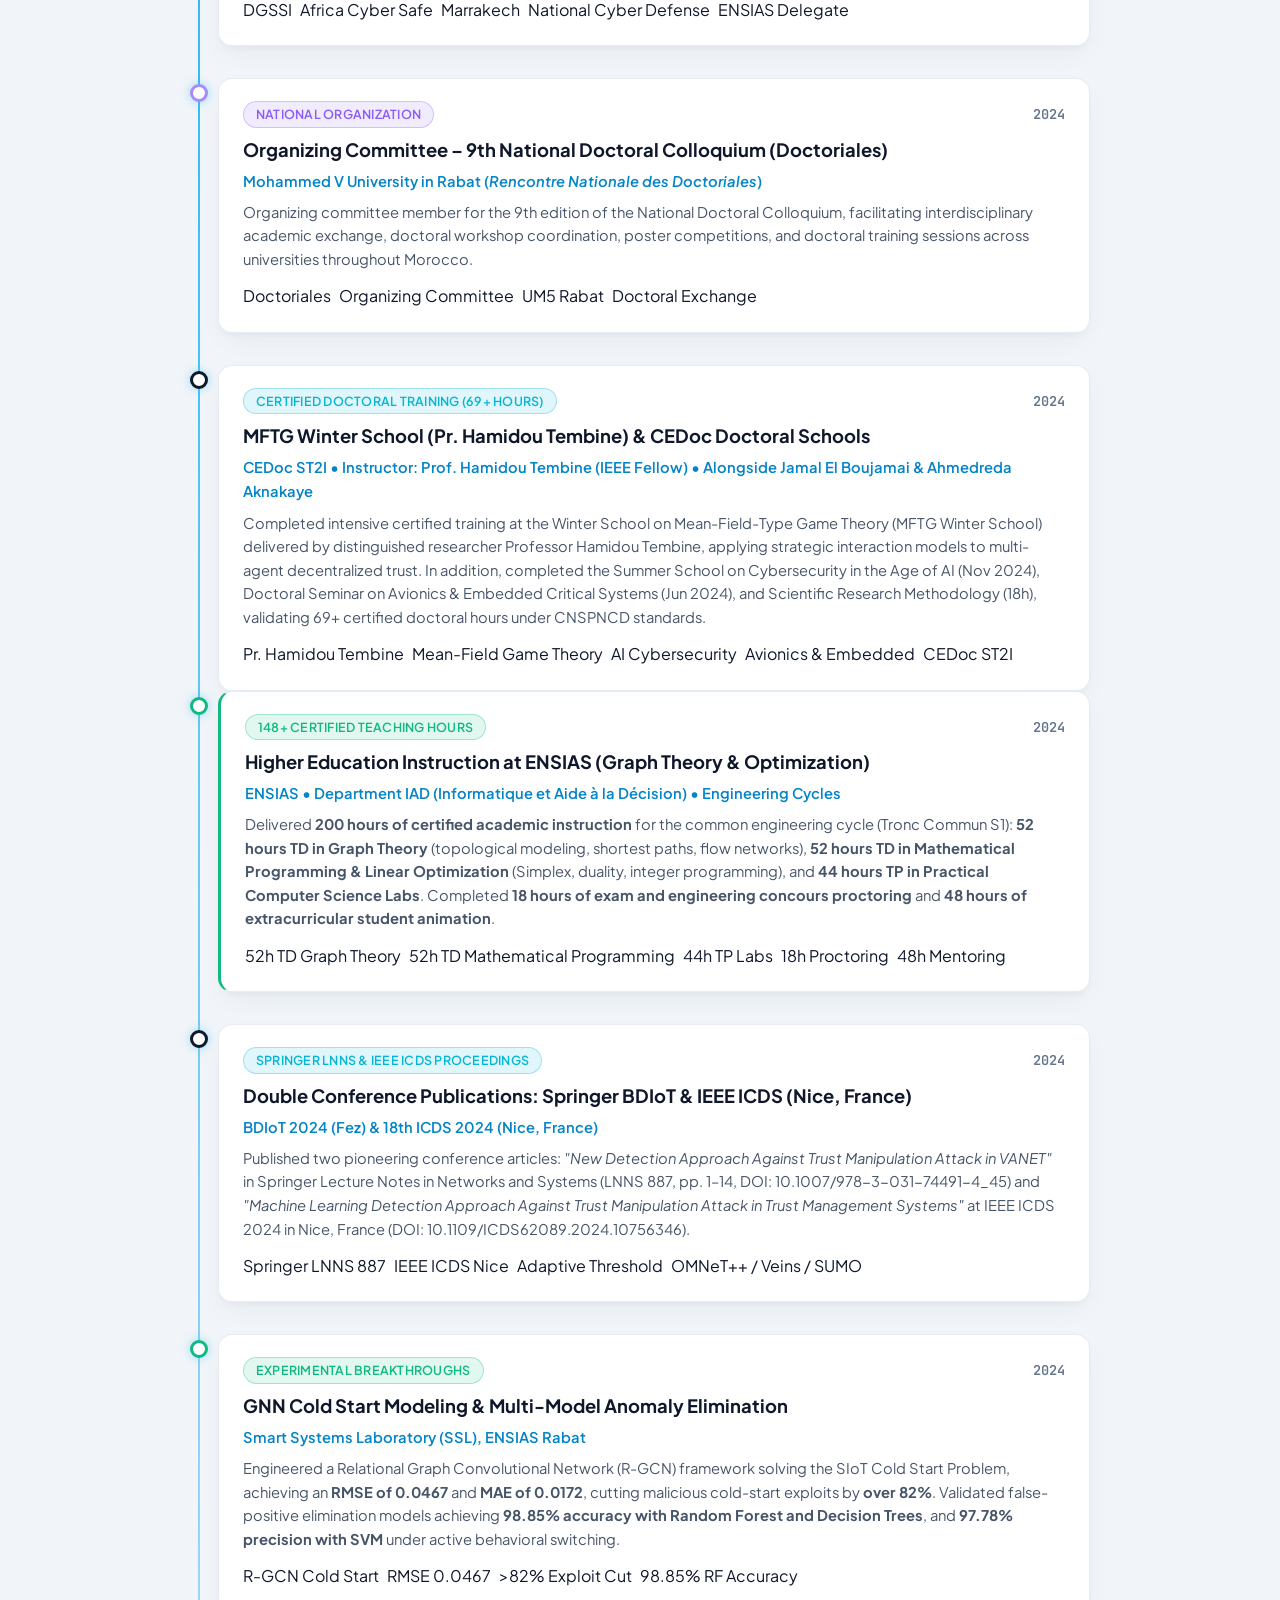
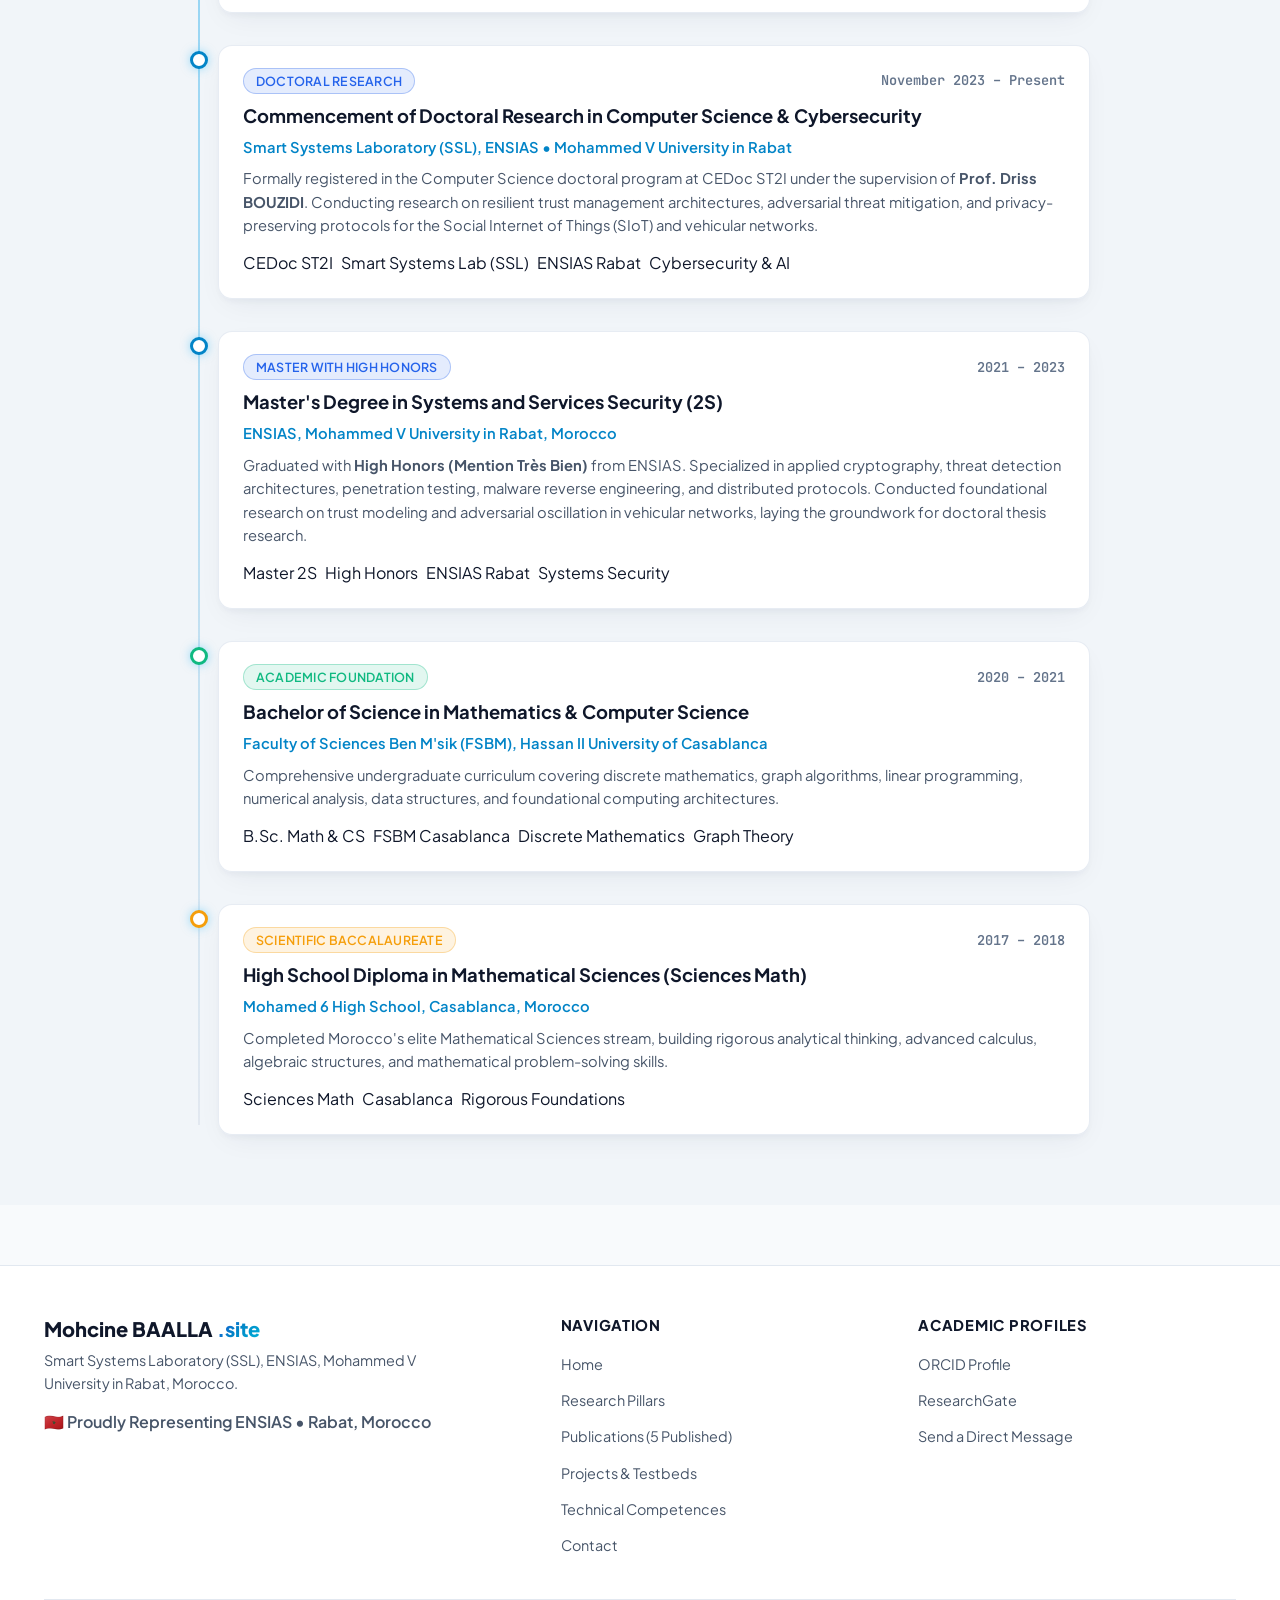
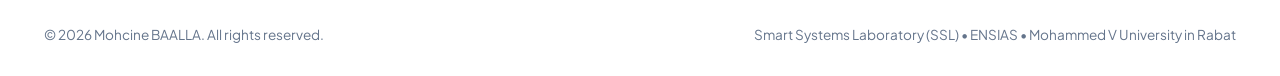
<file: parcours.html>
<!DOCTYPE html>
<html lang="en" data-theme="dark">

<head>
  <meta charset="UTF-8">
  <meta name="viewport" content="width=device-width, initial-scale=1.0">
  <title>Academic Journey & Parcours | Mohcine BAALLA | ENSIAS Rabat</title>
  <meta name="description"
    content="Chronological narrative of the academic journey, awards (RallyAI Gold Prize), international committees, university teaching, and doctoral research of Mohcine BAALLA at ENSIAS Rabat.">
  <link rel="canonical" href="https://mohcine.site/parcours.html">

  <meta property="og:type" content="article">
  <meta property="og:url" content="https://mohcine.site/parcours.html">
  <meta property="og:title" content="Academic Journey, Awards & Leadership | Mohcine BAALLA">
  <meta property="og:description"
    content="Gold Prize at RallyAI, AfricaCrypt organizing committee, university teaching, and doctoral evolution at ENSIAS Rabat.">
  <meta property="og:image" content="https://mohcine.site/assets/images/mohcine_baalla.jpg">

  <link rel="stylesheet" href="assets/css/style.css">
</head>

<body>

  <!-- =========================================================================
       NAVIGATION BAR
       ========================================================================= -->
  <header class="site-header">
    <div class="container nav-container">
      <a href="index.html" class="brand-logo" aria-label="Mohcine Baalla Homepage">
        <div class="brand-symbol">MB</div>
        <div class="brand-text">
          <span class="brand-name">Mohcine BAALLA <span class="badge badge-sapphire"
              style="font-size: 0.68rem; padding: 2px 6px;">ENSIAS</span></span>
          <span class="brand-tag">Smart Systems Lab (SSL) • UM5</span>
        </div>
      </a>

      <nav aria-label="Main Navigation">
        <ul class="nav-links">
          <li><a href="index.html" class="nav-link">Home</a></li>
          <li><a href="research.html" class="nav-link">Research</a></li>
          <li><a href="publications.html" class="nav-link">Publications</a></li>
          <li><a href="projects.html" class="nav-link">Projects</a></li>
          <li><a href="competences.html" class="nav-link">Competences</a></li>
          <li><a href="parcours.html" class="nav-link active">Journey</a></li>
          <li><a href="contact.html" class="nav-link">Contact</a></li>
        </ul>
      </nav>

      <div class="nav-actions">
        <button class="theme-toggle-btn" id="themeToggleBtn" aria-label="Toggle Theme" title="Toggle Theme"></button>
        <a href="contact.html" class="btn btn-sm btn-primary">
          <svg width="15" height="15" viewBox="0 0 24 24" fill="none" stroke="currentColor" stroke-width="2.5">
            <line x1="22" y1="2" x2="11" y2="13" />
            <polygon points="22 2 15 22 11 13 2 9 22 2" />
          </svg>
          Contact Me
        </a>
        <button class="hamburger-btn" id="hamburgerBtn" aria-label="Toggle navigation menu">
          <span></span><span></span><span></span>
        </button>
      </div>
    </div>
  </header>

  <div class="mobile-drawer" id="mobileDrawer">
    <ul class="mobile-nav-links">
      <li><a href="index.html" class="mobile-nav-link">Home</a></li>
      <li><a href="research.html" class="mobile-nav-link">Research Interests</a></li>
      <li><a href="publications.html" class="mobile-nav-link">Publications (5 Published)</a></li>
      <li><a href="projects.html" class="mobile-nav-link">Testbeds & Projects</a></li>
      <li><a href="competences.html" class="mobile-nav-link">Technical Competences</a></li>
      <li><a href="parcours.html" class="mobile-nav-link active">Academic Journey</a></li>
      <li><a href="contact.html" class="mobile-nav-link">Contact</a></li>
    </ul>
  </div>

  <!-- =========================================================================
       PARCOURS HEADER
       ========================================================================= -->
  <section class="section" style="padding-top: 50px; padding-bottom: 30px;">
    <div class="container text-center">
      <span class="section-kicker">Academic Evolution & Leadership</span>
      <h1 class="section-title">Academic Journey & Key Milestones</h1>
      <p class="section-subtitle">
        A chronological narrative of academic excellence, national research competitions, international conference
        organization, and university teaching at ENSIAS.
      </p>
    </div>
  </section>

  <!-- =========================================================================
       DOCTORAL IMPACT & ACTIVITIES METRICS BAR
       ========================================================================= -->
  <section class="metrics-section" style="padding-top: 10px; padding-bottom: 35px;">
    <div class="container">
      <div class="metrics-grid" style="grid-template-columns: repeat(6, 1fr);">
        <!-- Metric 1: Gold Prize -->
        <div class="metric-card">
          <div>
            <div class="metric-val-row">
              <span class="metric-number">1st</span>
              <span class="metric-suffix"> Place</span>
            </div>
            <h3 class="metric-title">RallyAI Gold Prize</h3>
            <p class="metric-desc">Security & Sovereignty Track Winner (Merzouga)</p>
          </div>
          <div style="margin-top: 14px;">
            <span class="badge badge-amber">Ministry Award</span>
          </div>
        </div>

        <!-- Metric 2: Doctoral Research -->
        <div class="metric-card">
          <div>
            <div class="metric-val-row">
              <span class="metric-number">4th</span>
              <span class="metric-suffix"> Year</span>
            </div>
            <h3 class="metric-title">Doctoral Candidate</h3>
            <p class="metric-desc">CEDoc ST2I • Smart Systems Laboratory (SSL)</p>
          </div>
          <div style="margin-top: 14px;">
            <span class="badge badge-purple">PhD Research</span>
          </div>
        </div>

        <!-- Metric 3: Teaching -->
        <div class="metric-card">
          <div>
            <div class="metric-val-row">
              <span class="metric-number">200+</span>
              <span class="metric-suffix"> Hours</span>
            </div>
            <h3 class="metric-title">ENSIAS Teaching</h3>
            <p class="metric-desc">104h TD + 44h TP (Graph Theory & Optimization)</p>
          </div>
          <div style="margin-top: 14px;">
            <span class="badge badge-emerald">Dept. IAD</span>
          </div>
        </div>

        <!-- Metric 4: Leadership -->
        <div class="metric-card">
          <div>
            <div class="metric-val-row">
              <span class="metric-number">4+</span>
              <span class="metric-suffix"> Roles</span>
            </div>
            <h3 class="metric-title">Committees & TPC</h3>
            <p class="metric-desc">BDAA' 2026 IPC, EACL 2026, AfricaCrypt 2025</p>
          </div>
          <div style="margin-top: 14px;">
            <span class="badge badge-sapphire">Leadership</span>
          </div>
        </div>

        <!-- Metric 5: Doctoral Schools -->
        <div class="metric-card">
          <div>
            <div class="metric-val-row">
              <span class="metric-number">69+</span>
              <span class="metric-suffix"> Hours</span>
            </div>
            <h3 class="metric-title">Doctoral Schools</h3>
            <p class="metric-desc">Certified Training in AI, Game Theory & Avionics</p>
          </div>
          <div style="margin-top: 14px;">
            <span class="badge badge-cyan">CEDoc ST2I</span>
          </div>
        </div>

        <!-- Metric 6: Published Papers -->
        <div class="metric-card">
          <div>
            <div class="metric-val-row">
              <span class="metric-number">5</span>
              <span class="metric-suffix"> Works</span>
            </div>
            <h3 class="metric-title">Published Papers</h3>
            <p class="metric-desc">1 MDPI Journal + 4 IEEE/Springer/ICDS Conferences</p>
          </div>
          <div style="margin-top: 14px;">
            <span class="badge badge-emerald">Defense Close</span>
          </div>
        </div>
      </div>
    </div>
  </section>


  <!-- =========================================================================
       FILTERABLE TIMELINE TOOLBAR
       ========================================================================= -->
  <section class="section section-alt" style="padding-top: 40px;">
    <div class="container">
      <div class="pub-toolbar" style="margin-bottom: 30px;">
        <div class="pub-filter-tabs">
          <button class="filter-tab journey-filter-tab active" data-category="all">
            All Milestones (16)
          </button>
          <button class="filter-tab journey-filter-tab" data-category="leadership">
            Committees & Leadership
          </button>
          <button class="filter-tab journey-filter-tab" data-category="award">
            Awards & Distinctions
          </button>
          <button class="filter-tab journey-filter-tab" data-category="teaching">
            University Teaching
          </button>
          <button class="filter-tab journey-filter-tab" data-category="training">
            Doctoral Schools
          </button>
          <button class="filter-tab journey-filter-tab" data-category="research">
            Research Breakthroughs
          </button>
          <button class="filter-tab journey-filter-tab" data-category="education">
            Academic Degrees
          </button>
        </div>
      </div>

      <!-- Chronological Timeline Items -->
      <div class="timeline" id="parcoursContainer">

        <!-- 1. October 2026: BDAA' 2026 International Programme Committee (Spain) -->
        <div class="timeline-item journey-card" data-category="leadership">
          <div class="timeline-node" style="border-color: var(--ensias-azure-400);"></div>
          <div class="timeline-content" style="border-left: 3px solid var(--ensias-azure-400);">
            <div class="timeline-header">
              <span class="badge badge-sapphire">International Programme Committee (IPC)</span>
              <span class="timeline-date">October 28–30, 2026</span>
            </div>
            <h3 class="timeline-title">IPC Member – 2nd Int. Conference on Big Data Analytics & Applications (BDAA' 2026)</h3>
            <p style="font-weight: 600; color: var(--ensias-azure-400); margin-bottom: 8px; font-size: 0.92rem;">
              Las Palmas de Gran Canaria, Spain • AC Marriott Hotel Gran Canaria
            </p>
            <p class="timeline-desc">
              Appointed to the International Programme Committee for BDAA' 2026 in Spain. Curating and reviewing submissions across core tracks including <em>Security, Privacy, and Ethics</em>, <em>Foundations of Big Data Analytics</em>, <em>Systems, Architectures, and Advanced Analytical Techniques</em>, and <em>Data Management</em>, evaluating SCOPUS/WoS-indexed proceedings, <em>Blockchain and Cryptocurrency</em> journal special editions, and book chapters.
            </p>
            <div style="display: flex; gap: 8px; flex-wrap: wrap;">
              <span class="tag-pill">BDAA' 2026</span>
              <span class="tag-pill">Programme Committee</span>
              <span class="tag-pill">Security & Ethics</span>
              <span class="tag-pill">Big Data & Blockchain</span>
              <span class="tag-pill">Spain</span>
            </div>
          </div>
        </div>

        <!-- 2. 2026: EACL 2026 Organizing Committee (ACL Community) -->
        <div class="timeline-item journey-card" data-category="leadership">
          <div class="timeline-node" style="border-color: var(--purple-400);"></div>
          <div class="timeline-content" style="border-left: 3px solid var(--purple-400);">
            <div class="timeline-header">
              <span class="badge badge-purple">International Organizing Committee</span>
              <span class="timeline-date">2026</span>
            </div>
            <h3 class="timeline-title">Organizing Committee – 18th Conference of the European Chapter of the ACL (EACL 2026)</h3>
            <p style="font-weight: 600; color: var(--ensias-azure-400); margin-bottom: 8px; font-size: 0.92rem;">
              Association for Computational Linguistics (ACL) • Mentors: Prof. Karim Bouzoubaa & Prof. Si Lhoussain Aouragh
            </p>
            <p class="timeline-desc">
              Served on the organizing committee for EACL 2026, a major international conference in computational linguistics and natural language processing. Coordinated operational logistics, program structure support, and on-site hospitality for international participants across the global ACL research community under the mentorship and support of Professor Karim Bouzoubaa and Professor Si Lhoussain Aouragh.
            </p>
            <div style="display: flex; gap: 8px; flex-wrap: wrap;">
              <span class="tag-pill">EACL 2026</span>
              <span class="tag-pill">ACL Community</span>
              <span class="tag-pill">Organizing Committee</span>
              <span class="tag-pill">Computational Linguistics</span>
              <span class="tag-pill">International Coordination</span>
            </div>
          </div>
        </div>

        <!-- 3. October 2026: Journal & Defense Approaching -->
        <div class="timeline-item journey-card" data-category="research">
          <div class="timeline-node" style="border-color: var(--emerald-500);"></div>
          <div class="timeline-content" style="border-left: 3px solid var(--emerald-500);">
            <div class="timeline-header">
              <span class="badge badge-emerald">Published Journal & Defense Close</span>
              <span class="timeline-date">October 2026</span>
            </div>
            <h3 class="timeline-title">MDPI Journal Publication & Final Doctoral Defense Preparation</h3>
            <p style="font-weight: 600; color: var(--ensias-azure-400); margin-bottom: 8px; font-size: 0.92rem;">
              Smart Systems Laboratory (SSL) • ENSIAS, Mohammed V University in Rabat • Supervisor: Prof. Driss BOUZIDI
            </p>
            <p class="timeline-desc">
              Published landmark article in the <em>Journal of Cybersecurity and Privacy</em> (MDPI, Vol. 6, Issue 5,
              Article 168) formulating the Semantic-Gated Structural Diversity Penalty (SDP) in SIoT. Finalized
              dissertation synthesis consolidating 5 scientific contributions (Structural Diversity Penalty,
              Variance-Gated Social Endorsement, Continuous-Time Dynamic Graphs, zk-SNARKs Vehicular Privacy, and GNN
              Cold Start Trust). Approaching final doctoral defense, surpassing all CEDoc ST2I criteria.
            </p>
            <div style="display: flex; gap: 8px; flex-wrap: wrap;">
              <span class="tag-pill">MDPI JCP</span>
              <span class="tag-pill">Defense Close</span>
              <span class="tag-pill">CEDoc ST2I</span>
              <span class="tag-pill">5 Scientific Contributions</span>
            </div>
          </div>
        </div>

        <!-- 4. 2025: RallyAI Merzouga Gold Prize Winner -->
        <div class="timeline-item journey-card" id="award-rallyai" data-category="award">
          <div class="timeline-node" style="border-color: var(--amber-400);"></div>
          <div class="timeline-content" style="border-left: 3px solid var(--amber-400);">
            <div class="timeline-header">
              <span class="badge badge-amber">1st Place Gold Prize</span>
              <span class="timeline-date">2025</span>
            </div>
            <h3 class="timeline-title">Gold Prize Winner – RallyAI Competition (Security & Sovereignty Track)</h3>
            <p style="font-weight: 600; color: var(--amber-400); margin-bottom: 8px; font-size: 0.92rem;">
              Ministry of Digital Transition & Administrative Reform • Merzouga Desert, Morocco
            </p>
            <p class="timeline-desc">
              Won First Place (Gold Prize) in the Security and Sovereignty Track at RallyAI in Merzouga, organized by the Moroccan Ministry of Digital Transition and Administrative Reform under the leadership of Madame Amal El Fallah - Seghrouchni. Co-developed and defended sovereign AI security and cryptographic verification architectures alongside team members <strong>Zakaria Naji</strong>, <strong>Saad El hadaoui</strong>, <strong>Hassan Ouammou</strong>, and <strong>Yassine Behnane</strong> following intensive workshops and mentoring under the desert stars.
            </p>
            <div style="display: flex; gap: 8px; flex-wrap: wrap;">
              <span class="tag-pill">1st Place Gold Prize</span>
              <span class="tag-pill">Ministry of Digital Transition</span>
              <span class="tag-pill">Sovereign AI</span>
              <span class="tag-pill">Team Synergy</span>
              <span class="tag-pill">Merzouga</span>
            </div>
          </div>
        </div>

        <!-- 5. July 2025: AfricaCrypt Organizing Committee -->
        <div class="timeline-item journey-card" id="org-africacrypt" data-category="leadership">
          <div class="timeline-node" style="border-color: var(--ensias-azure-400);"></div>
          <div class="timeline-content" style="border-left: 3px solid var(--ensias-azure-400);">
            <div class="timeline-header">
              <span class="badge badge-sapphire">International Cryptology Leadership</span>
              <span class="timeline-date">July 21–23, 2025</span>
            </div>
            <h3 class="timeline-title">Organizing Committee – AfricaCrypt 2025 (16th Int. Conference on Cryptology)</h3>
            <p style="font-weight: 600; color: var(--ensias-azure-400); margin-bottom: 8px; font-size: 0.92rem;">
              ENSIAS, Mohammed V University in Rabat • In Partnership with DGSSI
            </p>
            <p class="timeline-desc">
              Served on the Organizing Committee for AfricaCrypt 2025 held at ENSIAS in institutional partnership with the DGSSI (Direction Générale de la Sécurité des Systèmes d'Information). Supported a top-tier scientific program spanning post-quantum cryptography, homomorphic encryption, and verifiable secret sharing, working alongside Honorary Chairs (Pr. Mohammed Rhachi, Pr. El Mostafa Rabii, Pr. Bouchaib Bounabat), General Chairs (Pr. Mostafa Belkasmi, Pr. Said Eddahmani), Program Chairs (Vincent Rijmen - co-designer of AES, Svetla Nikova, Abderrahmane Nitaj), and thesis supervisor Pr. Driss Bouzidi.
            </p>
            <div style="display: flex; gap: 8px; flex-wrap: wrap;">
              <span class="tag-pill">AfricaCrypt 2025</span>
              <span class="tag-pill">DGSSI Partner</span>
              <span class="tag-pill">AES Co-Designer (Vincent Rijmen)</span>
              <span class="tag-pill">Post-Quantum Cryptography</span>
              <span class="tag-pill">ENSIAS</span>
            </div>
          </div>
        </div>

        <!-- 6. 2025: Moroccan Cyber Security CAMP (MCSC Edition 12) -->
        <div class="timeline-item journey-card" data-category="leadership">
          <div class="timeline-node" style="border-color: var(--cyan-400);"></div>
          <div class="timeline-content">
            <div class="timeline-header">
              <span class="badge badge-cyan">Cybersecurity Camp Contributor</span>
              <span class="timeline-date">2025</span>
            </div>
            <h3 class="timeline-title">Participant & Community Contributor – Moroccan Cyber Security Camp (MCSC 2025)</h3>
            <p style="font-weight: 600; color: var(--ensias-azure-400); margin-bottom: 8px; font-size: 0.92rem;">
              INSEC ENSIAS • Edition 12
            </p>
            <p class="timeline-desc">
              Engaged in MCSC Edition 12 organized by INSEC ENSIAS, exploring breakthroughs at the vanguard of cybersecurity, quantum computing resilience, and Post-Quantum Cryptography (PQC). Participated in high-level discussions alongside speakers from academia and industry (including IBM quantum security perspectives) on agile cryptographic transitions and anticipation-first defense.
            </p>
            <div style="display: flex; gap: 8px; flex-wrap: wrap;">
              <span class="tag-pill">MCSC 2025</span>
              <span class="tag-pill">INSEC ENSIAS</span>
              <span class="tag-pill">Post-Quantum Cryptography</span>
              <span class="tag-pill">Quantum Resilience</span>
            </div>
          </div>
        </div>

        <!-- 7. 2025: IEEE WINCOM & ACDSA Publications -->
        <div class="timeline-item journey-card" data-category="research">
          <div class="timeline-node" style="border-color: var(--ensias-azure-400);"></div>
          <div class="timeline-content">
            <div class="timeline-header">
              <span class="badge badge-sapphire">IEEE & Indexed Conference Proceedings</span>
              <span class="timeline-date">2025</span>
            </div>
            <h3 class="timeline-title">Zero-Knowledge Proofs in SIoV & Trust Manipulation Attack Modeling</h3>
            <p style="font-weight: 600; color: var(--ensias-azure-400); margin-bottom: 8px; font-size: 0.92rem;">
              IEEE WINCOM 2025 & ACDSA 2025 International Conferences
            </p>
            <p class="timeline-desc">
              Published and presented <em>"Zero Knowledge Proof in Vehicular Networks"</em> at IEEE WINCOM 2025 (introducing sub-42 ms Groth16/BN254 zk-SNARK threshold proofs that safeguard vehicle trajectories while establishing cryptographic trust) and <em>"The Hidden Threat: Analyzing Trust Manipulation Attacks in Trust Management Systems for Vehicular Networks"</em> at ACDSA 2025.
            </p>
            <div style="display: flex; gap: 8px; flex-wrap: wrap;">
              <span class="tag-pill">IEEE WINCOM</span>
              <span class="tag-pill">ACDSA 2025</span>
              <span class="tag-pill">zk-SNARKs</span>
              <span class="tag-pill">VANET Trust</span>
            </div>
          </div>
        </div>

        <!-- 8. May 2024: Africa Cyber Safe Symposium (Marrakech) -->
        <div class="timeline-item journey-card" data-category="leadership">
          <div class="timeline-node" style="border-color: var(--emerald-500);"></div>
          <div class="timeline-content">
            <div class="timeline-header">
              <span class="badge badge-emerald">DGSSI High-Level Symposium</span>
              <span class="timeline-date">May 27–28, 2024</span>
            </div>
            <h3 class="timeline-title">Africa Cyber Safe Symposium – Hosted by DGSSI (Marrakech)</h3>
            <p style="font-weight: 600; color: var(--ensias-azure-400); margin-bottom: 8px; font-size: 0.92rem;">
              Rotana Palmeraie, Marrakech • Organized by DGSSI & ENSIAS
            </p>
            <p class="timeline-desc">
              Invited delegate representing ENSIAS at the Africa Cyber Safe Symposium convened by the DGSSI (Direction Générale de la Sécurité des Systèmes d'Information) in Marrakech. Participated in high-level exchanges with national security leaders and international experts on continental cyber resilience, infrastructure protection, and collaborative security frameworks.
            </p>
            <div style="display: flex; gap: 8px; flex-wrap: wrap;">
              <span class="tag-pill">DGSSI</span>
              <span class="tag-pill">Africa Cyber Safe</span>
              <span class="tag-pill">Marrakech</span>
              <span class="tag-pill">National Cyber Defense</span>
              <span class="tag-pill">ENSIAS Delegate</span>
            </div>
          </div>
        </div>

        <!-- 9. 2024: 9th National Doctoral Colloquium -->
        <div class="timeline-item journey-card" data-category="leadership">
          <div class="timeline-node" style="border-color: var(--purple-400);"></div>
          <div class="timeline-content">
            <div class="timeline-header">
              <span class="badge badge-purple">National Organization</span>
              <span class="timeline-date">2024</span>
            </div>
            <h3 class="timeline-title">Organizing Committee – 9th National Doctoral Colloquium (Doctoriales)</h3>
            <p style="font-weight: 600; color: var(--ensias-azure-400); margin-bottom: 8px; font-size: 0.92rem;">
              Mohammed V University in Rabat (<em>Rencontre Nationale des Doctoriales</em>)
            </p>
            <p class="timeline-desc">
              Organizing committee member for the 9th edition of the National Doctoral Colloquium, facilitating interdisciplinary academic exchange, doctoral workshop coordination, poster competitions, and doctoral training sessions across universities throughout Morocco.
            </p>
            <div style="display: flex; gap: 8px; flex-wrap: wrap;">
              <span class="tag-pill">Doctoriales</span>
              <span class="tag-pill">Organizing Committee</span>
              <span class="tag-pill">UM5 Rabat</span>
              <span class="tag-pill">Doctoral Exchange</span>
            </div>
          </div>
        </div>

        <!-- 10. 2024: MFTG Winter School & Doctoral Schools (69+ Hours) -->
        <div class="timeline-item journey-card" data-category="training">
          <div class="timeline-node" style="border-color: var(--cyan-400);"></div>
          <div class="timeline-content">
            <div class="timeline-header">
              <span class="badge badge-cyan">Certified Doctoral Training (69+ Hours)</span>
              <span class="timeline-date">2024</span>
            </div>
            <h3 class="timeline-title">MFTG Winter School (Pr. Hamidou Tembine) & CEDoc Doctoral Schools</h3>
            <p style="font-weight: 600; color: var(--ensias-azure-400); margin-bottom: 8px; font-size: 0.92rem;">
              CEDoc ST2I • Instructor: Prof. Hamidou Tembine (IEEE Fellow) • Alongside Jamal El Boujamai & Ahmedreda Aknakaye
            </p>
            <p class="timeline-desc">
              Completed intensive certified training at the Winter School on Mean-Field-Type Game Theory (MFTG Winter School) delivered by distinguished researcher Professor Hamidou Tembine, applying strategic interaction models to multi-agent decentralized trust. In addition, completed the Summer School on Cybersecurity in the Age of AI (Nov 2024), Doctoral Seminar on Avionics & Embedded Critical Systems (Jun 2024), and Scientific Research Methodology (18h), validating 69+ certified doctoral hours under CNSPNCD standards.
            </p>
            <div style="display: flex; gap: 8px; flex-wrap: wrap;">
              <span class="tag-pill">Pr. Hamidou Tembine</span>
              <span class="tag-pill">Mean-Field Game Theory</span>
              <span class="tag-pill">AI Cybersecurity</span>
              <span class="tag-pill">Avionics & Embedded</span>
              <span class="tag-pill">CEDoc ST2I</span>
            </div>
          </div>
        <!-- 11. 2024: 148+ Hours of University Academic Instruction -->
        <div class="timeline-item journey-card" data-category="teaching">
          <div class="timeline-node" style="border-color: var(--emerald-500);"></div>
          <div class="timeline-content" style="border-left: 3px solid var(--emerald-500);">
            <div class="timeline-header">
              <span class="badge badge-emerald">148+ Certified Teaching Hours</span>
              <span class="timeline-date">2024</span>
            </div>
            <h3 class="timeline-title">Higher Education Instruction at ENSIAS (Graph Theory & Optimization)</h3>
            <p style="font-weight: 600; color: var(--ensias-azure-400); margin-bottom: 8px; font-size: 0.92rem;">
              ENSIAS • Department IAD (Informatique et Aide à la Décision) • Engineering Cycles
            </p>
            <p class="timeline-desc">
              Delivered <strong>200 hours of certified academic instruction</strong> for the common engineering cycle
              (Tronc Commun S1): <strong>52 hours TD in Graph Theory</strong> (topological modeling, shortest paths,
              flow networks), <strong>52 hours TD in Mathematical Programming & Linear Optimization</strong> (Simplex,
              duality, integer programming), and <strong>44 hours TP in Practical Computer Science Labs</strong>.
              Completed <strong>18 hours of exam and engineering concours proctoring</strong> and <strong>48 hours of
                extracurricular student animation</strong>.
            </p>
            <div style="display: flex; gap: 8px; flex-wrap: wrap;">
              <span class="tag-pill">52h TD Graph Theory</span>
              <span class="tag-pill">52h TD Mathematical Programming</span>
              <span class="tag-pill">44h TP Labs</span>
              <span class="tag-pill">18h Proctoring</span>
              <span class="tag-pill">48h Mentoring</span>
            </div>
          </div>
        </div>

        <!-- 9. 2024: Double Conference Proceedings -->
        <div class="timeline-item journey-card" data-category="research">
          <div class="timeline-node" style="border-color: var(--cyan-400);"></div>
          <div class="timeline-content">
            <div class="timeline-header">
              <span class="badge badge-cyan">Springer LNNS & IEEE ICDS Proceedings</span>
              <span class="timeline-date">2024</span>
            </div>
            <h3 class="timeline-title">Double Conference Publications: Springer BDIoT & IEEE ICDS (Nice, France)</h3>
            <p style="font-weight: 600; color: var(--ensias-azure-400); margin-bottom: 8px; font-size: 0.92rem;">
              BDIoT 2024 (Fez) & 18th ICDS 2024 (Nice, France)
            </p>
            <p class="timeline-desc">
              Published two pioneering conference articles: <em>"New Detection Approach Against Trust Manipulation
                Attack in VANET"</em> in Springer Lecture Notes in Networks and Systems (LNNS 887, pp. 1–14, DOI:
              10.1007/978-3-031-74491-4_45) and <em>"Machine Learning Detection Approach Against Trust Manipulation
                Attack in Trust Management Systems"</em> at IEEE ICDS 2024 in Nice, France (DOI:
              10.1109/ICDS62089.2024.10756346).
            </p>
            <div style="display: flex; gap: 8px; flex-wrap: wrap;">
              <span class="tag-pill">Springer LNNS 887</span>
              <span class="tag-pill">IEEE ICDS Nice</span>
              <span class="tag-pill">Adaptive Threshold</span>
              <span class="tag-pill">OMNeT++ / Veins / SUMO</span>
            </div>
          </div>
        </div>

        <!-- 10. 2024: Cold Start GNN & ML Anomaly Breakthroughs -->
        <div class="timeline-item journey-card" data-category="research">
          <div class="timeline-node" style="border-color: var(--emerald-500);"></div>
          <div class="timeline-content">
            <div class="timeline-header">
              <span class="badge badge-emerald">Experimental Breakthroughs</span>
              <span class="timeline-date">2024</span>
            </div>
            <h3 class="timeline-title">GNN Cold Start Modeling & Multi-Model Anomaly Elimination</h3>
            <p style="font-weight: 600; color: var(--ensias-azure-400); margin-bottom: 8px; font-size: 0.92rem;">
              Smart Systems Laboratory (SSL), ENSIAS Rabat
            </p>
            <p class="timeline-desc">
              Engineered a Relational Graph Convolutional Network (R-GCN) framework solving the SIoT Cold Start Problem,
              achieving an <strong>RMSE of 0.0467</strong> and <strong>MAE of 0.0172</strong>, cutting malicious
              cold-start exploits by <strong>over 82%</strong>. Validated false-positive elimination models achieving
              <strong>98.85% accuracy with Random Forest and Decision Trees</strong>, and <strong>97.78% precision with
                SVM</strong> under active behavioral switching.
            </p>
            <div style="display: flex; gap: 8px; flex-wrap: wrap;">
              <span class="tag-pill">R-GCN Cold Start</span>
              <span class="tag-pill">RMSE 0.0467</span>
              <span class="tag-pill">&gt;82% Exploit Cut</span>
              <span class="tag-pill">98.85% RF Accuracy</span>
            </div>
          </div>
        </div>

        <!-- 11. 2023: Commencement of Doctoral Research -->
        <div class="timeline-item journey-card" data-category="education">
          <div class="timeline-node" style="border-color: var(--ensias-azure-400);"></div>
          <div class="timeline-content">
            <div class="timeline-header">
              <span class="badge badge-sapphire">Doctoral Research</span>
              <span class="timeline-date">November 2023 – Present</span>
            </div>
            <h3 class="timeline-title">Commencement of Doctoral Research in Computer Science & Cybersecurity</h3>
            <p style="font-weight: 600; color: var(--ensias-azure-400); margin-bottom: 8px; font-size: 0.92rem;">
              Smart Systems Laboratory (SSL), ENSIAS • Mohammed V University in Rabat
            </p>
            <p class="timeline-desc">
              Formally registered in the Computer Science doctoral program at CEDoc ST2I under the supervision of
              <strong>Prof. Driss BOUZIDI</strong>. Conducting research on resilient trust management architectures,
              adversarial threat mitigation, and privacy-preserving protocols for the Social Internet of Things (SIoT)
              and vehicular networks.
            </p>
            <div style="display: flex; gap: 8px; flex-wrap: wrap;">
              <span class="tag-pill">CEDoc ST2I</span>
              <span class="tag-pill">Smart Systems Lab (SSL)</span>
              <span class="tag-pill">ENSIAS Rabat</span>
              <span class="tag-pill">Cybersecurity & AI</span>
            </div>
          </div>
        </div>

        <!-- 12. 2021 – 2023: Master ENSIAS -->
        <div class="timeline-item journey-card" data-category="education">
          <div class="timeline-node" style="border-color: var(--ensias-azure-400);"></div>
          <div class="timeline-content">
            <div class="timeline-header">
              <span class="badge badge-sapphire">Master with High Honors</span>
              <span class="timeline-date">2021 – 2023</span>
            </div>
            <h3 class="timeline-title">Master's Degree in Systems and Services Security (2S)</h3>
            <p style="font-weight: 600; color: var(--ensias-azure-400); margin-bottom: 8px; font-size: 0.92rem;">
              ENSIAS, Mohammed V University in Rabat, Morocco
            </p>
            <p class="timeline-desc">
              Graduated with <strong>High Honors (Mention Très Bien)</strong> from ENSIAS. Specialized in applied
              cryptography, threat detection architectures, penetration testing, malware reverse engineering, and
              distributed protocols. Conducted foundational research on trust modeling and adversarial oscillation in
              vehicular networks, laying the groundwork for doctoral thesis research.
            </p>
            <div style="display: flex; gap: 8px; flex-wrap: wrap;">
              <span class="tag-pill">Master 2S</span>
              <span class="tag-pill">High Honors</span>
              <span class="tag-pill">ENSIAS Rabat</span>
              <span class="tag-pill">Systems Security</span>
            </div>
          </div>
        </div>

        <!-- 13. 2020 – 2021: Bachelor FSBM -->
        <div class="timeline-item journey-card" data-category="education">
          <div class="timeline-node" style="border-color: var(--emerald-500);"></div>
          <div class="timeline-content">
            <div class="timeline-header">
              <span class="badge badge-emerald">Academic Foundation</span>
              <span class="timeline-date">2020 – 2021</span>
            </div>
            <h3 class="timeline-title">Bachelor of Science in Mathematics & Computer Science</h3>
            <p style="font-weight: 600; color: var(--ensias-azure-400); margin-bottom: 8px; font-size: 0.92rem;">
              Faculty of Sciences Ben M'sik (FSBM), Hassan II University of Casablanca
            </p>
            <p class="timeline-desc">
              Comprehensive undergraduate curriculum covering discrete mathematics, graph algorithms, linear
              programming, numerical analysis, data structures, and foundational computing architectures.
            </p>
            <div style="display: flex; gap: 8px; flex-wrap: wrap;">
              <span class="tag-pill">B.Sc. Math & CS</span>
              <span class="tag-pill">FSBM Casablanca</span>
              <span class="tag-pill">Discrete Mathematics</span>
              <span class="tag-pill">Graph Theory</span>
            </div>
          </div>
        </div>

        <!-- 14. 2017 – 2018: High School SM -->
        <div class="timeline-item journey-card" data-category="education">
          <div class="timeline-node" style="border-color: var(--amber-400);"></div>
          <div class="timeline-content">
            <div class="timeline-header">
              <span class="badge badge-amber">Scientific Baccalaureate</span>
              <span class="timeline-date">2017 – 2018</span>
            </div>
            <h3 class="timeline-title">High School Diploma in Mathematical Sciences (Sciences Math)</h3>
            <p style="font-weight: 600; color: var(--ensias-azure-400); margin-bottom: 8px; font-size: 0.92rem;">
              Mohamed 6 High School, Casablanca, Morocco
            </p>
            <p class="timeline-desc">
              Completed Morocco's elite Mathematical Sciences stream, building rigorous analytical thinking, advanced
              calculus, algebraic structures, and mathematical problem-solving skills.
            </p>
            <div style="display: flex; gap: 8px; flex-wrap: wrap;">
              <span class="tag-pill">Sciences Math</span>
              <span class="tag-pill">Casablanca</span>
              <span class="tag-pill">Rigorous Foundations</span>
            </div>
          </div>
        </div>

      </div>
    </div>
  </section>

  <!-- =========================================================================
       FOOTER
       ========================================================================= -->
  <footer class="site-footer">
    <div class="container">
      <div class="footer-grid">
        <div class="footer-brand">
          <h4>Mohcine BAALLA <span class="gradient-text">.site</span></h4>
          <p>Smart Systems Laboratory (SSL), ENSIAS, Mohammed V University in Rabat, Morocco.</p>
          <div style="margin-top: 14px;">
            <span class="morocco-badge">🇲🇦 Proudly Representing ENSIAS • Rabat, Morocco</span>
          </div>
        </div>

        <div>
          <h5 class="footer-heading">Navigation</h5>
          <ul class="footer-links-list">
            <li class="footer-link-item"><a href="index.html">Home</a></li>
            <li class="footer-link-item"><a href="research.html">Research Pillars</a></li>
            <li class="footer-link-item"><a href="publications.html">Publications (5 Published)</a></li>
            <li class="footer-link-item"><a href="projects.html">Projects & Testbeds</a></li>
            <li class="footer-link-item"><a href="competences.html">Technical Competences</a></li>
            <li class="footer-link-item"><a href="contact.html">Contact</a></li>
          </ul>
        </div>

        <div>
          <h5 class="footer-heading">Academic Profiles</h5>
          <ul class="footer-links-list">
            <li class="footer-link-item"><a href="https://orcid.org/0009-0001-5148-0556" target="_blank"
                rel="noopener">ORCID Profile</a></li>
            <li class="footer-link-item"><a href="https://www.researchgate.net/profile/Mohcine-Baalla" target="_blank"
                rel="noopener">ResearchGate</a></li>
            <li class="footer-link-item"><a href="contact.html">Send a Direct Message</a></li>
          </ul>
        </div>
      </div>

      <div class="footer-bottom">
        <div>&copy; 2026 Mohcine BAALLA. All rights reserved.</div>
        <div>Smart Systems Laboratory (SSL) • ENSIAS • Mohammed V University in Rabat</div>
      </div>
    </div>
  </footer>

  <button class="scroll-top-btn" id="scrollTopBtn" aria-label="Scroll to top"><svg width="20" height="20"
      viewBox="0 0 24 24" fill="none" stroke="currentColor" stroke-width="2.5">
      <polyline points="18 15 12 9 6 15" />
    </svg></button>

  <script src="assets/js/data.js"></script>
  <script src="assets/js/main.js"></script>
  <script>
    // Local tab filtering for Journey timeline cards
    document.querySelectorAll('.journey-filter-tab').forEach(tab => {
      tab.addEventListener('click', () => {
        document.querySelectorAll('.journey-filter-tab').forEach(t => t.classList.remove('active'));
        tab.classList.add('active');
        const cat = tab.getAttribute('data-category');
        document.querySelectorAll('.journey-card').forEach(card => {
          if (cat === 'all' || card.getAttribute('data-category') === cat) {
            card.style.display = 'block';
          } else {
            card.style.display = 'none';
          }
        });
      });
    });
  </script>
</body>

</html>
</file>
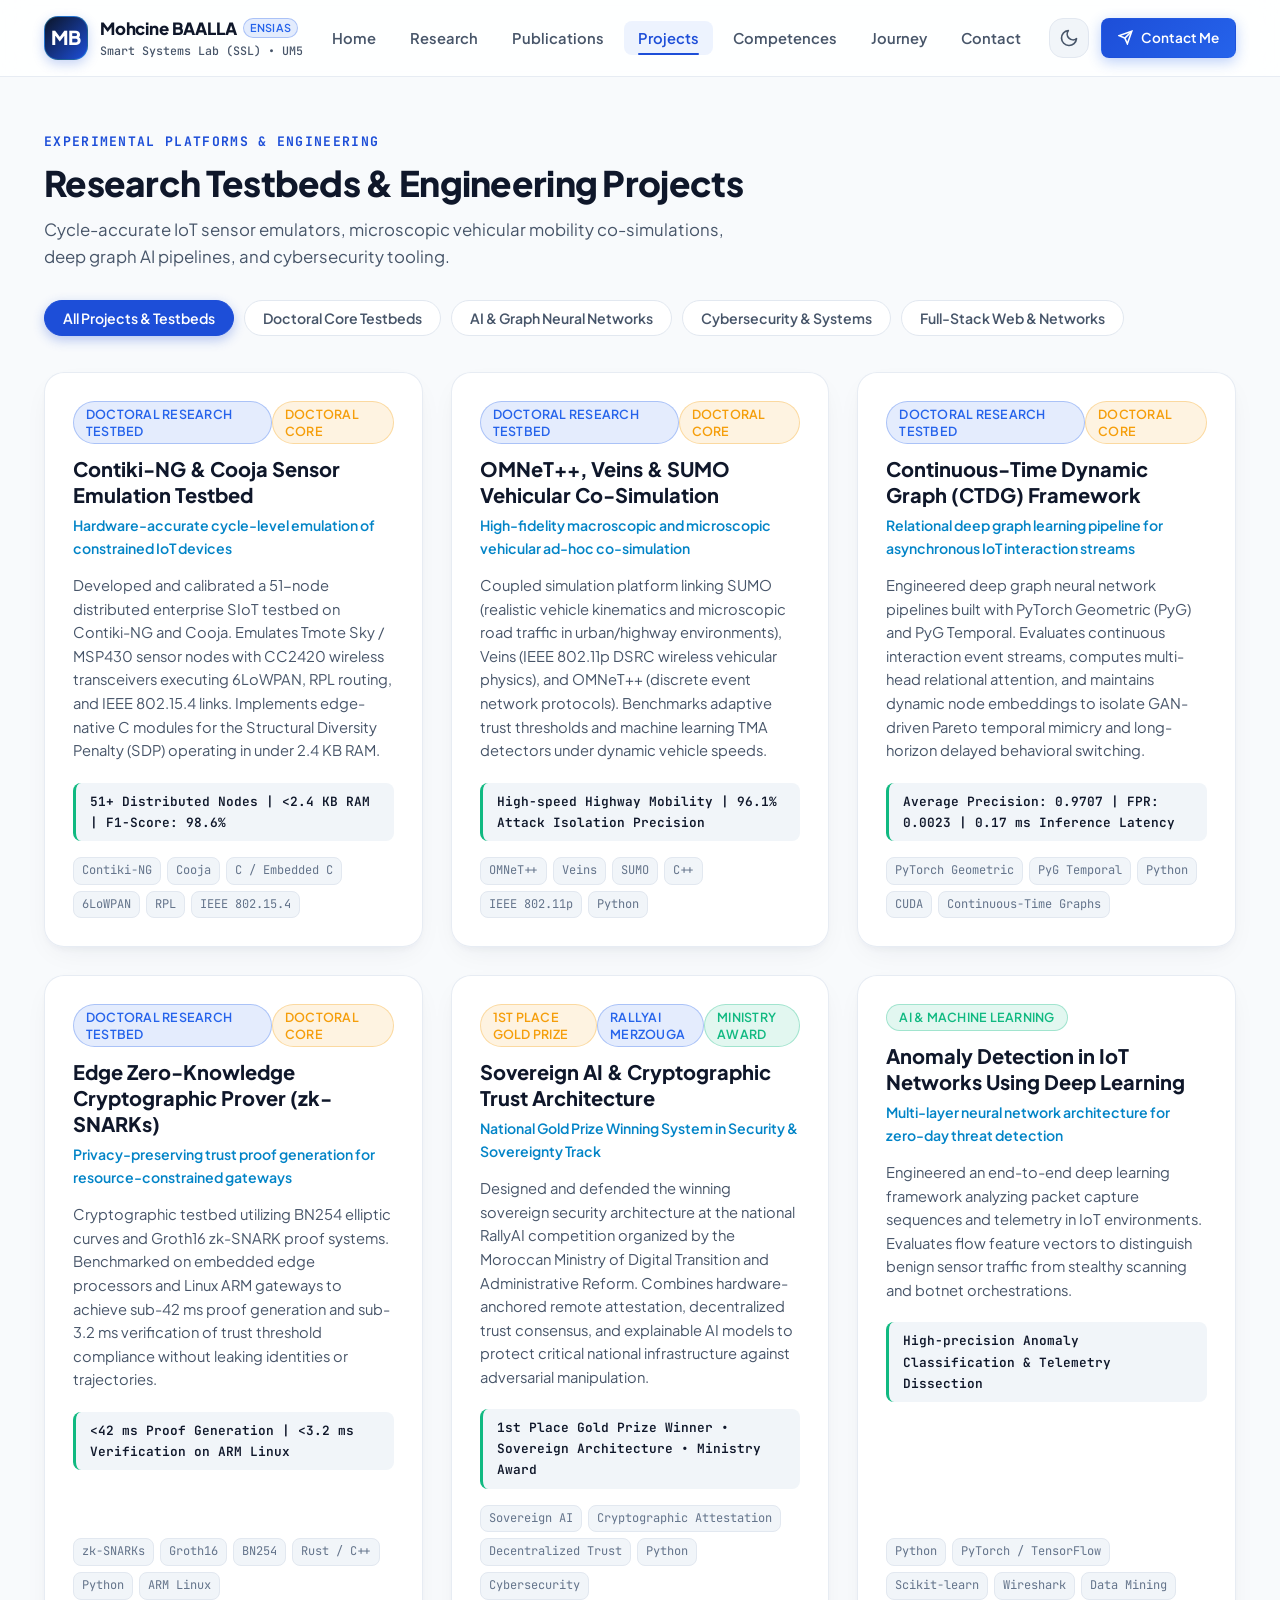
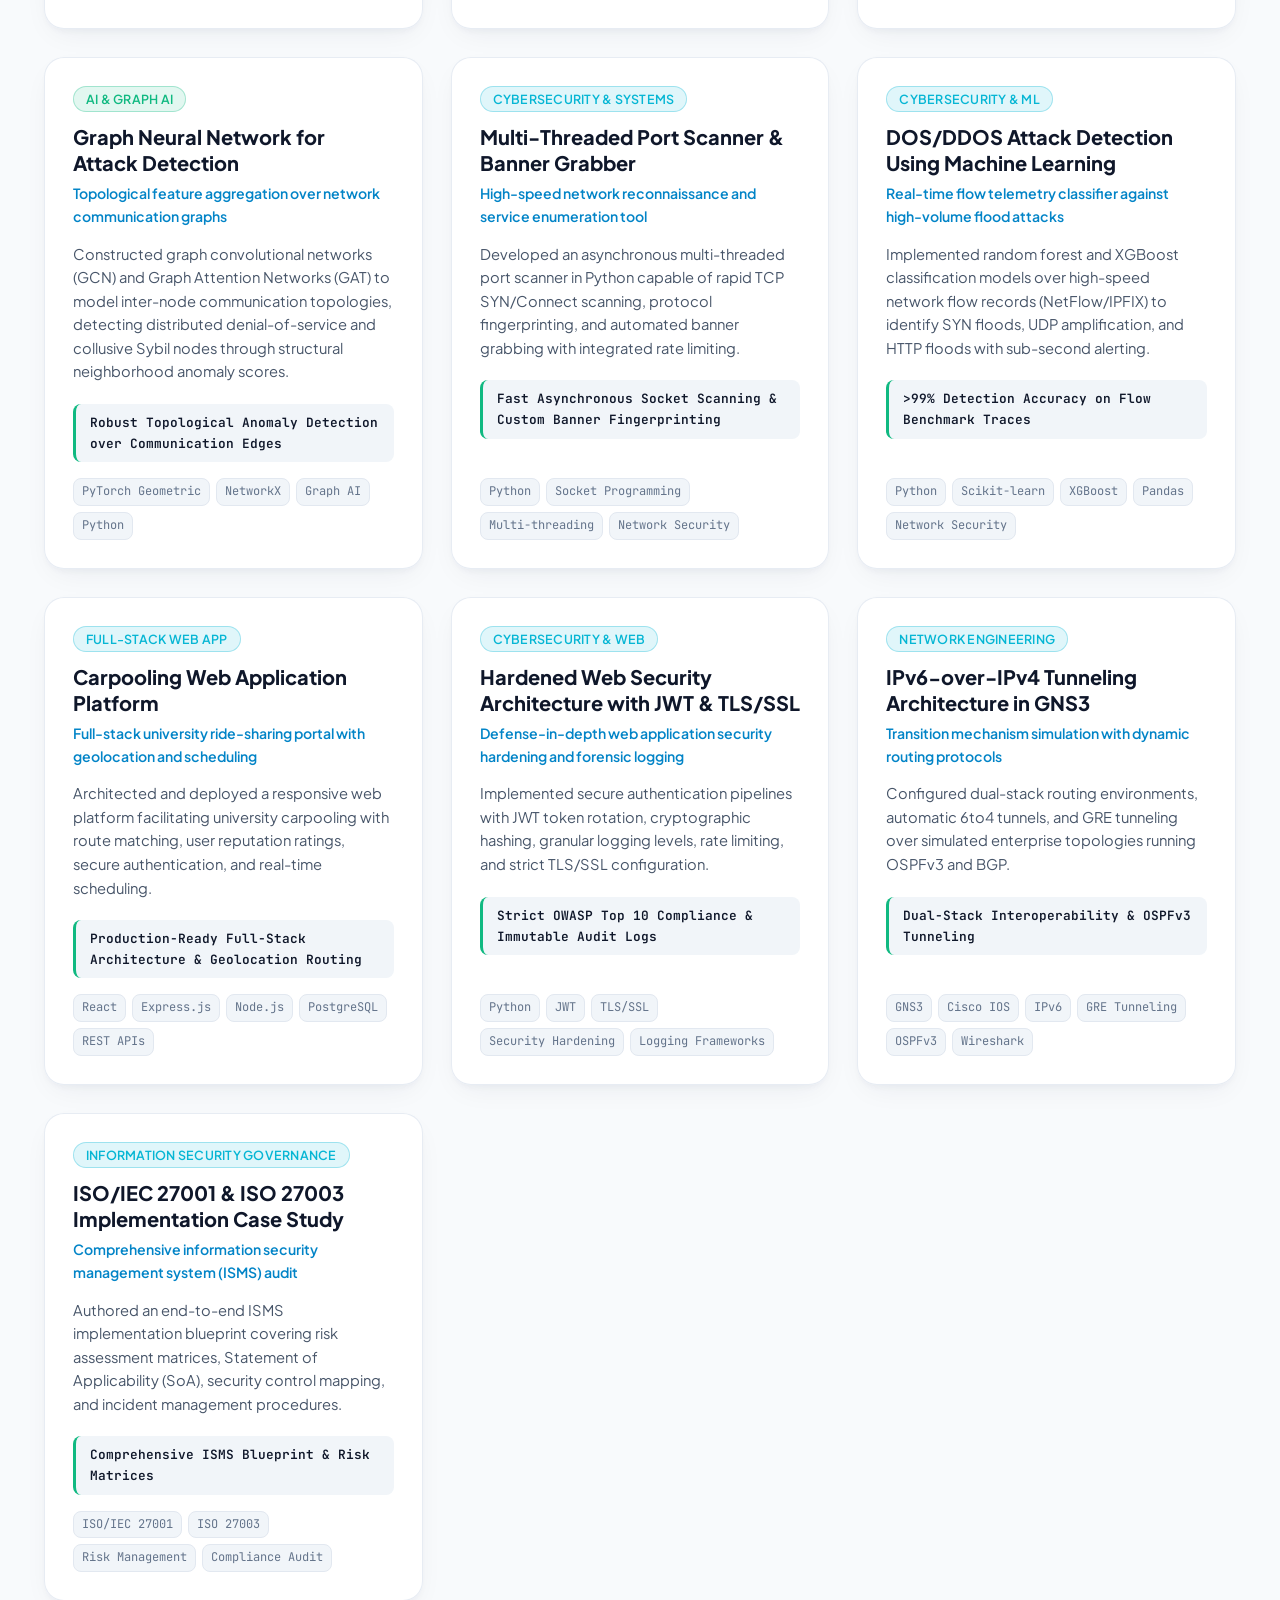
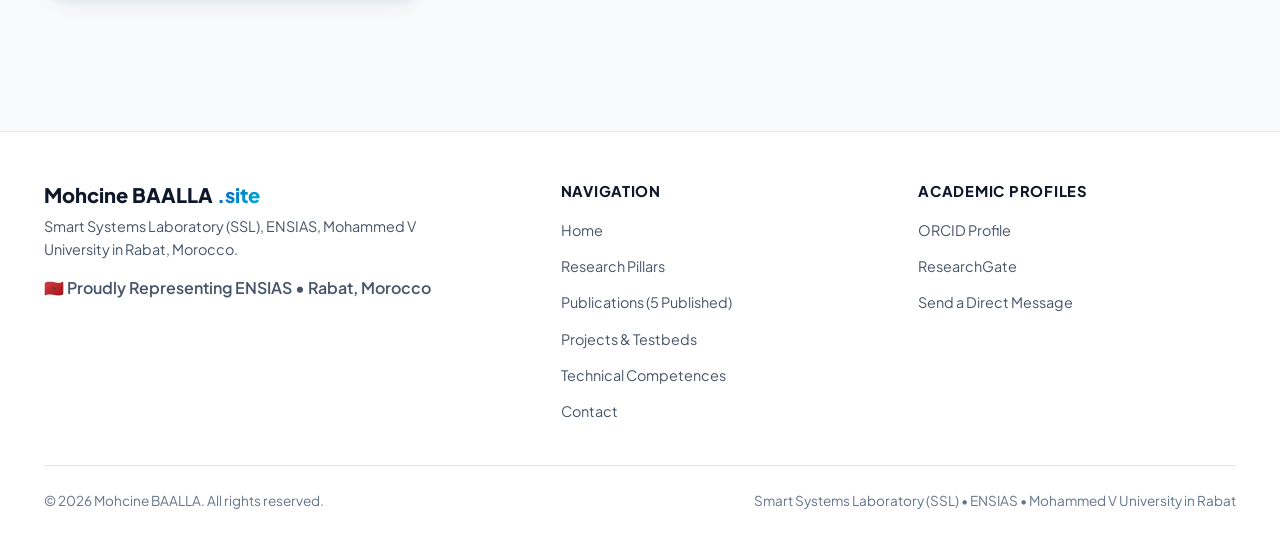
<file: projects.html>
<!DOCTYPE html>
<html lang="en" data-theme="dark">

<head>
  <meta charset="UTF-8">
  <meta name="viewport" content="width=device-width, initial-scale=1.0">
  <title>Testbeds & Research Projects | Mohcine BAALLA | ENSIAS Rabat</title>
  <meta name="description"
    content="Doctoral simulation testbeds (Contiki-NG/Cooja, OMNeT++/Veins/SUMO, PyTorch Geometric CTDG, zk-SNARKs) and software engineering projects by Mohcine BAALLA.">
  <link rel="canonical" href="https://mohcine.site/projects.html">

  <meta property="og:type" content="article">
  <meta property="og:url" content="https://mohcine.site/projects.html">
  <meta property="og:title" content="Simulation Testbeds & Projects | Mohcine BAALLA">
  <meta property="og:description"
    content="Hardware-accurate IoT emulation, vehicular co-simulation, and continuous-time graph learning architectures.">
  <meta property="og:image" content="https://mohcine.site/assets/images/siot_trust_architecture.jpg">

  <link rel="stylesheet" href="assets/css/style.css">
</head>

<body>

  <!-- =========================================================================
       NAVIGATION BAR
       ========================================================================= -->
  <header class="site-header">
    <div class="container nav-container">
      <a href="index.html" class="brand-logo" aria-label="Mohcine Baalla Homepage">
        <div class="brand-symbol">MB</div>
        <div class="brand-text">
          <span class="brand-name">Mohcine BAALLA <span class="badge badge-sapphire"
              style="font-size: 0.68rem; padding: 2px 6px;">ENSIAS</span></span>
          <span class="brand-tag">Smart Systems Lab (SSL) • UM5</span>
        </div>
      </a>

      <nav aria-label="Main Navigation">
        <ul class="nav-links">
          <li><a href="index.html" class="nav-link">Home</a></li>
          <li><a href="research.html" class="nav-link">Research</a></li>
          <li><a href="publications.html" class="nav-link">Publications</a></li>
          <li><a href="projects.html" class="nav-link active">Projects</a></li>
          <li><a href="competences.html" class="nav-link">Competences</a></li>
          <li><a href="parcours.html" class="nav-link">Journey</a></li>
          <li><a href="contact.html" class="nav-link">Contact</a></li>
        </ul>
      </nav>

      <div class="nav-actions">
        <button class="theme-toggle-btn" id="themeToggleBtn" aria-label="Toggle Theme" title="Toggle Theme"></button>
        <a href="contact.html" class="btn btn-sm btn-primary">
          <svg width="15" height="15" viewBox="0 0 24 24" fill="none" stroke="currentColor" stroke-width="2.5">
            <line x1="22" y1="2" x2="11" y2="13" />
            <polygon points="22 2 15 22 11 13 2 9 22 2" />
          </svg>
          Contact Me
        </a>
        <button class="hamburger-btn" id="hamburgerBtn" aria-label="Toggle navigation menu">
          <span></span><span></span><span></span>
        </button>
      </div>
    </div>
  </header>

  <div class="mobile-drawer" id="mobileDrawer">
    <ul class="mobile-nav-links">
      <li><a href="index.html" class="mobile-nav-link">Home</a></li>
      <li><a href="research.html" class="mobile-nav-link">Research Interests</a></li>
      <li><a href="publications.html" class="mobile-nav-link">Publications (5 Published)</a></li>
      <li><a href="projects.html" class="mobile-nav-link active">Testbeds & Projects</a></li>
      <li><a href="competences.html" class="mobile-nav-link">Technical Competences</a></li>
      <li><a href="parcours.html" class="mobile-nav-link">Academic Journey</a></li>
      <li><a href="contact.html" class="mobile-nav-link">Contact</a></li>
    </ul>
  </div>

  <!-- =========================================================================
       PROJECTS HEADER
       ========================================================================= -->
  <section class="section" style="padding-top: 50px; padding-bottom: 30px;">
    <div class="container text-center">
      <span class="section-kicker">Experimental Platforms & Engineering</span>
      <h1 class="section-title">Research Testbeds & Engineering Projects</h1>
      <p class="section-subtitle">
        Cycle-accurate IoT sensor emulators, microscopic vehicular mobility co-simulations, deep graph AI pipelines, and
        cybersecurity tooling.
      </p>
    </div>
  </section>

  <!-- Filter Toolbar -->
  <section class="section" style="padding-top: 0;">
    <div class="container">
      <div class="pub-toolbar">
        <div class="pub-filter-tabs">
          <button class="filter-tab project-filter-tab active" data-category="all">
            All Projects & Testbeds
          </button>
          <button class="filter-tab project-filter-tab" data-category="testbed">
            Doctoral Core Testbeds
          </button>
          <button class="filter-tab project-filter-tab" data-category="ml">
            AI & Graph Neural Networks
          </button>
          <button class="filter-tab project-filter-tab" data-category="security">
            Cybersecurity & Systems
          </button>
          <button class="filter-tab project-filter-tab" data-category="dev">
            Full-Stack Web & Networks
          </button>
        </div>
      </div>

      <!-- =====================================================================
           PRE-RENDERED PROJECTS GRID
           ===================================================================== -->
      <div class="projects-grid" id="projectsContainer">

        <!-- 1. Contiki-NG / Cooja -->
        <div class="project-card" data-category="testbed">
          <div class="project-category-row">
            <span class="badge badge-sapphire">Doctoral Research Testbed</span>
            <span class="badge badge-amber">Doctoral Core</span>
          </div>
          <h3 class="project-title">Contiki-NG & Cooja Sensor Emulation Testbed</h3>
          <p class="project-subtitle">Hardware-accurate cycle-level emulation of constrained IoT devices</p>
          <p class="project-desc">
            Developed and calibrated a 51-node distributed enterprise SIoT testbed on Contiki-NG and Cooja. Emulates
            Tmote Sky / MSP430 sensor nodes with CC2420 wireless transceivers executing 6LoWPAN, RPL routing, and IEEE
            802.15.4 links. Implements edge-native C modules for the Structural Diversity Penalty (SDP) operating in
            under 2.4 KB RAM.
          </p>
          <div class="project-metrics-box">51+ Distributed Nodes | &lt;2.4 KB RAM | F1-Score: 98.6%</div>
          <div class="tech-tags-wrap">
            <span class="tech-pill">Contiki-NG</span>
            <span class="tech-pill">Cooja</span>
            <span class="tech-pill">C / Embedded C</span>
            <span class="tech-pill">6LoWPAN</span>
            <span class="tech-pill">RPL</span>
            <span class="tech-pill">IEEE 802.15.4</span>
          </div>
        </div>

        <!-- 2. OMNeT++ / Veins / SUMO -->
        <div class="project-card" data-category="testbed">
          <div class="project-category-row">
            <span class="badge badge-sapphire">Doctoral Research Testbed</span>
            <span class="badge badge-amber">Doctoral Core</span>
          </div>
          <h3 class="project-title">OMNeT++, Veins & SUMO Vehicular Co-Simulation</h3>
          <p class="project-subtitle">High-fidelity macroscopic and microscopic vehicular ad-hoc co-simulation</p>
          <p class="project-desc">
            Coupled simulation platform linking SUMO (realistic vehicle kinematics and microscopic road traffic in
            urban/highway environments), Veins (IEEE 802.11p DSRC wireless vehicular physics), and OMNeT++ (discrete
            event network protocols). Benchmarks adaptive trust thresholds and machine learning TMA detectors under
            dynamic vehicle speeds.
          </p>
          <div class="project-metrics-box">High-speed Highway Mobility | 96.1% Attack Isolation Precision</div>
          <div class="tech-tags-wrap">
            <span class="tech-pill">OMNeT++</span>
            <span class="tech-pill">Veins</span>
            <span class="tech-pill">SUMO</span>
            <span class="tech-pill">C++</span>
            <span class="tech-pill">IEEE 802.11p</span>
            <span class="tech-pill">Python</span>
          </div>
        </div>

        <!-- 3. CTDG PyG Framework -->
        <div class="project-card" data-category="testbed">
          <div class="project-category-row">
            <span class="badge badge-sapphire">Doctoral Research Testbed</span>
            <span class="badge badge-amber">Doctoral Core</span>
          </div>
          <h3 class="project-title">Continuous-Time Dynamic Graph (CTDG) Framework</h3>
          <p class="project-subtitle">Relational deep graph learning pipeline for asynchronous IoT interaction streams
          </p>
          <p class="project-desc">
            Engineered deep graph neural network pipelines built with PyTorch Geometric (PyG) and PyG Temporal.
            Evaluates continuous interaction event streams, computes multi-head relational attention, and maintains
            dynamic node embeddings to isolate GAN-driven Pareto temporal mimicry and long-horizon delayed behavioral
            switching.
          </p>
          <div class="project-metrics-box">Average Precision: 0.9707 | FPR: 0.0023 | 0.17 ms Inference Latency</div>
          <div class="tech-tags-wrap">
            <span class="tech-pill">PyTorch Geometric</span>
            <span class="tech-pill">PyG Temporal</span>
            <span class="tech-pill">Python</span>
            <span class="tech-pill">CUDA</span>
            <span class="tech-pill">Continuous-Time Graphs</span>
          </div>
        </div>

        <!-- 4. zk-SNARKs Edge Prover -->
        <div class="project-card" data-category="testbed">
          <div class="project-category-row">
            <span class="badge badge-sapphire">Doctoral Research Testbed</span>
            <span class="badge badge-amber">Doctoral Core</span>
          </div>
          <h3 class="project-title">Edge Zero-Knowledge Cryptographic Prover (zk-SNARKs)</h3>
          <p class="project-subtitle">Privacy-preserving trust proof generation for resource-constrained gateways</p>
          <p class="project-desc">
            Cryptographic testbed utilizing BN254 elliptic curves and Groth16 zk-SNARK proof systems. Benchmarked on
            embedded edge processors and Linux ARM gateways to achieve sub-42 ms proof generation and sub-3.2 ms
            verification of trust threshold compliance without leaking identities or trajectories.
          </p>
          <div class="project-metrics-box">&lt;42 ms Proof Generation | &lt;3.2 ms Verification on ARM Linux</div>
          <div class="tech-tags-wrap">
            <span class="tech-pill">zk-SNARKs</span>
            <span class="tech-pill">Groth16</span>
            <span class="tech-pill">BN254</span>
            <span class="tech-pill">Rust / C++</span>
            <span class="tech-pill">Python</span>
            <span class="tech-pill">ARM Linux</span>
          </div>
        </div>

        <!-- 5. RallyAI Gold Prize Winner Project -->
        <div class="project-card" data-category="security">
          <div class="project-category-row">
            <span class="badge badge-amber">1st Place Gold Prize</span>
            <span class="badge badge-sapphire">RallyAI Merzouga</span>
            <span class="badge badge-emerald">Ministry Award</span>
          </div>
          <h3 class="project-title">Sovereign AI & Cryptographic Trust Architecture</h3>
          <p class="project-subtitle">National Gold Prize Winning System in Security & Sovereignty Track</p>
          <p class="project-desc">
            Designed and defended the winning sovereign security architecture at the national RallyAI competition
            organized by the Moroccan Ministry of Digital Transition and Administrative Reform. Combines
            hardware-anchored remote attestation, decentralized trust consensus, and explainable AI models to protect
            critical national infrastructure against adversarial manipulation.
          </p>
          <div class="project-metrics-box">1st Place Gold Prize Winner • Sovereign Architecture • Ministry Award</div>
          <div class="tech-tags-wrap">
            <span class="tech-pill">Sovereign AI</span>
            <span class="tech-pill">Cryptographic Attestation</span>
            <span class="tech-pill">Decentralized Trust</span>
            <span class="tech-pill">Python</span>
            <span class="tech-pill">Cybersecurity</span>
          </div>
        </div>

        <!-- 6. Anomaly Detection ML -->
        <div class="project-card" data-category="ml">
          <div class="project-category-row">
            <span class="badge badge-emerald">AI & Machine Learning</span>
          </div>
          <h3 class="project-title">Anomaly Detection in IoT Networks Using Deep Learning</h3>
          <p class="project-subtitle">Multi-layer neural network architecture for zero-day threat detection</p>
          <p class="project-desc">
            Engineered an end-to-end deep learning framework analyzing packet capture sequences and telemetry in IoT
            environments. Evaluates flow feature vectors to distinguish benign sensor traffic from stealthy scanning and
            botnet orchestrations.
          </p>
          <div class="project-metrics-box">High-precision Anomaly Classification & Telemetry Dissection</div>
          <div class="tech-tags-wrap">
            <span class="tech-pill">Python</span>
            <span class="tech-pill">PyTorch / TensorFlow</span>
            <span class="tech-pill">Scikit-learn</span>
            <span class="tech-pill">Wireshark</span>
            <span class="tech-pill">Data Mining</span>
          </div>
        </div>

        <!-- 6. GNN Attack Detection -->
        <div class="project-card" data-category="ml">
          <div class="project-category-row">
            <span class="badge badge-emerald">AI & Graph AI</span>
          </div>
          <h3 class="project-title">Graph Neural Network for Attack Detection</h3>
          <p class="project-subtitle">Topological feature aggregation over network communication graphs</p>
          <p class="project-desc">
            Constructed graph convolutional networks (GCN) and Graph Attention Networks (GAT) to model inter-node
            communication topologies, detecting distributed denial-of-service and collusive Sybil nodes through
            structural neighborhood anomaly scores.
          </p>
          <div class="project-metrics-box">Robust Topological Anomaly Detection over Communication Edges</div>
          <div class="tech-tags-wrap">
            <span class="tech-pill">PyTorch Geometric</span>
            <span class="tech-pill">NetworkX</span>
            <span class="tech-pill">Graph AI</span>
            <span class="tech-pill">Python</span>
          </div>
        </div>

        <!-- 7. Port Scanner -->
        <div class="project-card" data-category="security">
          <div class="project-category-row">
            <span class="badge badge-cyan">Cybersecurity & Systems</span>
          </div>
          <h3 class="project-title">Multi-Threaded Port Scanner & Banner Grabber</h3>
          <p class="project-subtitle">High-speed network reconnaissance and service enumeration tool</p>
          <p class="project-desc">
            Developed an asynchronous multi-threaded port scanner in Python capable of rapid TCP SYN/Connect scanning,
            protocol fingerprinting, and automated banner grabbing with integrated rate limiting.
          </p>
          <div class="project-metrics-box">Fast Asynchronous Socket Scanning & Custom Banner Fingerprinting</div>
          <div class="tech-tags-wrap">
            <span class="tech-pill">Python</span>
            <span class="tech-pill">Socket Programming</span>
            <span class="tech-pill">Multi-threading</span>
            <span class="tech-pill">Network Security</span>
          </div>
        </div>

        <!-- 8. DOS/DDOS Detection -->
        <div class="project-card" data-category="security">
          <div class="project-category-row">
            <span class="badge badge-cyan">Cybersecurity & ML</span>
          </div>
          <h3 class="project-title">DOS/DDOS Attack Detection Using Machine Learning</h3>
          <p class="project-subtitle">Real-time flow telemetry classifier against high-volume flood attacks</p>
          <p class="project-desc">
            Implemented random forest and XGBoost classification models over high-speed network flow records
            (NetFlow/IPFIX) to identify SYN floods, UDP amplification, and HTTP floods with sub-second alerting.
          </p>
          <div class="project-metrics-box">&gt;99% Detection Accuracy on Flow Benchmark Traces</div>
          <div class="tech-tags-wrap">
            <span class="tech-pill">Python</span>
            <span class="tech-pill">Scikit-learn</span>
            <span class="tech-pill">XGBoost</span>
            <span class="tech-pill">Pandas</span>
            <span class="tech-pill">Network Security</span>
          </div>
        </div>

        <!-- 9. Carpooling Platform -->
        <div class="project-card" data-category="dev">
          <div class="project-category-row">
            <span class="badge badge-cyan">Full-Stack Web App</span>
          </div>
          <h3 class="project-title">Carpooling Web Application Platform</h3>
          <p class="project-subtitle">Full-stack university ride-sharing portal with geolocation and scheduling</p>
          <p class="project-desc">
            Architected and deployed a responsive web platform facilitating university carpooling with route matching,
            user reputation ratings, secure authentication, and real-time scheduling.
          </p>
          <div class="project-metrics-box">Production-Ready Full-Stack Architecture & Geolocation Routing</div>
          <div class="tech-tags-wrap">
            <span class="tech-pill">React</span>
            <span class="tech-pill">Express.js</span>
            <span class="tech-pill">Node.js</span>
            <span class="tech-pill">PostgreSQL</span>
            <span class="tech-pill">REST APIs</span>
          </div>
        </div>

        <!-- 10. Web Security Hardening -->
        <div class="project-card" data-category="security">
          <div class="project-category-row">
            <span class="badge badge-cyan">Cybersecurity & Web</span>
          </div>
          <h3 class="project-title">Hardened Web Security Architecture with JWT & TLS/SSL</h3>
          <p class="project-subtitle">Defense-in-depth web application security hardening and forensic logging</p>
          <p class="project-desc">
            Implemented secure authentication pipelines with JWT token rotation, cryptographic hashing, granular logging
            levels, rate limiting, and strict TLS/SSL configuration.
          </p>
          <div class="project-metrics-box">Strict OWASP Top 10 Compliance & Immutable Audit Logs</div>
          <div class="tech-tags-wrap">
            <span class="tech-pill">Python</span>
            <span class="tech-pill">JWT</span>
            <span class="tech-pill">TLS/SSL</span>
            <span class="tech-pill">Security Hardening</span>
            <span class="tech-pill">Logging Frameworks</span>
          </div>
        </div>

        <!-- 11. GNS3 IPv6 Tunneling -->
        <div class="project-card" data-category="dev">
          <div class="project-category-row">
            <span class="badge badge-cyan">Network Engineering</span>
          </div>
          <h3 class="project-title">IPv6-over-IPv4 Tunneling Architecture in GNS3</h3>
          <p class="project-subtitle">Transition mechanism simulation with dynamic routing protocols</p>
          <p class="project-desc">
            Configured dual-stack routing environments, automatic 6to4 tunnels, and GRE tunneling over simulated
            enterprise topologies running OSPFv3 and BGP.
          </p>
          <div class="project-metrics-box">Dual-Stack Interoperability & OSPFv3 Tunneling</div>
          <div class="tech-tags-wrap">
            <span class="tech-pill">GNS3</span>
            <span class="tech-pill">Cisco IOS</span>
            <span class="tech-pill">IPv6</span>
            <span class="tech-pill">GRE Tunneling</span>
            <span class="tech-pill">OSPFv3</span>
            <span class="tech-pill">Wireshark</span>
          </div>
        </div>

        <!-- 12. ISO 27001 ISMS -->
        <div class="project-card" data-category="security">
          <div class="project-category-row">
            <span class="badge badge-cyan">Information Security Governance</span>
          </div>
          <h3 class="project-title">ISO/IEC 27001 & ISO 27003 Implementation Case Study</h3>
          <p class="project-subtitle">Comprehensive information security management system (ISMS) audit</p>
          <p class="project-desc">
            Authored an end-to-end ISMS implementation blueprint covering risk assessment matrices, Statement of
            Applicability (SoA), security control mapping, and incident management procedures.
          </p>
          <div class="project-metrics-box">Comprehensive ISMS Blueprint & Risk Matrices</div>
          <div class="tech-tags-wrap">
            <span class="tech-pill">ISO/IEC 27001</span>
            <span class="tech-pill">ISO 27003</span>
            <span class="tech-pill">Risk Management</span>
            <span class="tech-pill">Compliance Audit</span>
          </div>
        </div>

      </div>
    </div>
  </section>

  <!-- =========================================================================
       FOOTER
       ========================================================================= -->
  <footer class="site-footer">
    <div class="container">
      <div class="footer-grid">
        <div class="footer-brand">
          <h4>Mohcine BAALLA <span class="gradient-text">.site</span></h4>
          <p>Smart Systems Laboratory (SSL), ENSIAS, Mohammed V University in Rabat, Morocco.</p>
          <div style="margin-top: 14px;">
            <span class="morocco-badge">🇲🇦 Proudly Representing ENSIAS • Rabat, Morocco</span>
          </div>
        </div>

        <div>
          <h5 class="footer-heading">Navigation</h5>
          <ul class="footer-links-list">
            <li class="footer-link-item"><a href="index.html">Home</a></li>
            <li class="footer-link-item"><a href="research.html">Research Pillars</a></li>
            <li class="footer-link-item"><a href="publications.html">Publications (5 Published)</a></li>
            <li class="footer-link-item"><a href="projects.html">Projects & Testbeds</a></li>
            <li class="footer-link-item"><a href="competences.html">Technical Competences</a></li>
            <li class="footer-link-item"><a href="contact.html">Contact</a></li>
          </ul>
        </div>

        <div>
          <h5 class="footer-heading">Academic Profiles</h5>
          <ul class="footer-links-list">
            <li class="footer-link-item"><a href="https://orcid.org/0009-0001-5148-0556" target="_blank"
                rel="noopener">ORCID Profile</a></li>
            <li class="footer-link-item"><a href="https://www.researchgate.net/profile/Mohcine-Baalla" target="_blank"
                rel="noopener">ResearchGate</a></li>
            <li class="footer-link-item"><a href="contact.html">Send a Direct Message</a></li>
          </ul>
        </div>
      </div>

      <div class="footer-bottom">
        <div>&copy; 2026 Mohcine BAALLA. All rights reserved.</div>
        <div>Smart Systems Laboratory (SSL) • ENSIAS • Mohammed V University in Rabat</div>
      </div>
    </div>
  </footer>

  <button class="scroll-top-btn" id="scrollTopBtn" aria-label="Scroll to top"><svg width="20" height="20"
      viewBox="0 0 24 24" fill="none" stroke="currentColor" stroke-width="2.5">
      <polyline points="18 15 12 9 6 15" />
    </svg></button>

  <script src="assets/js/data.js"></script>
  <script src="assets/js/main.js"></script>
</body>

</html>
</file>
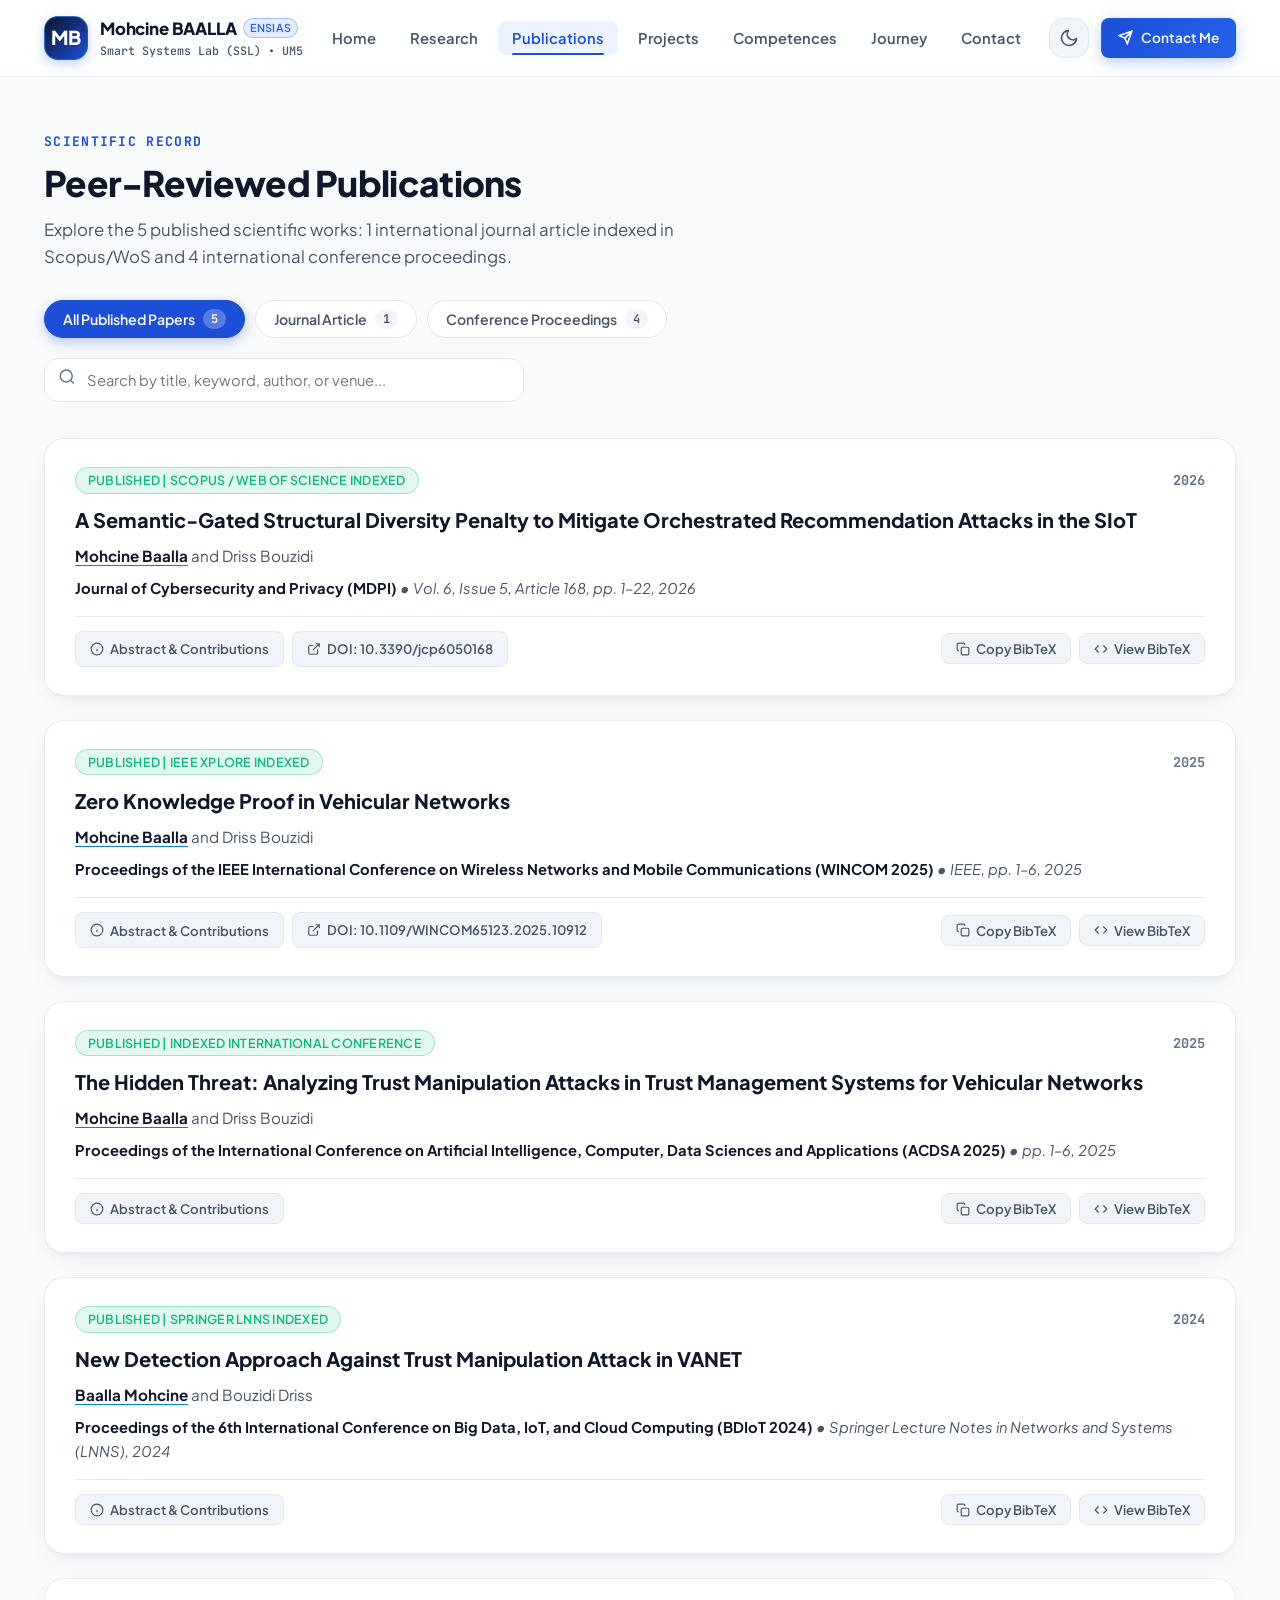
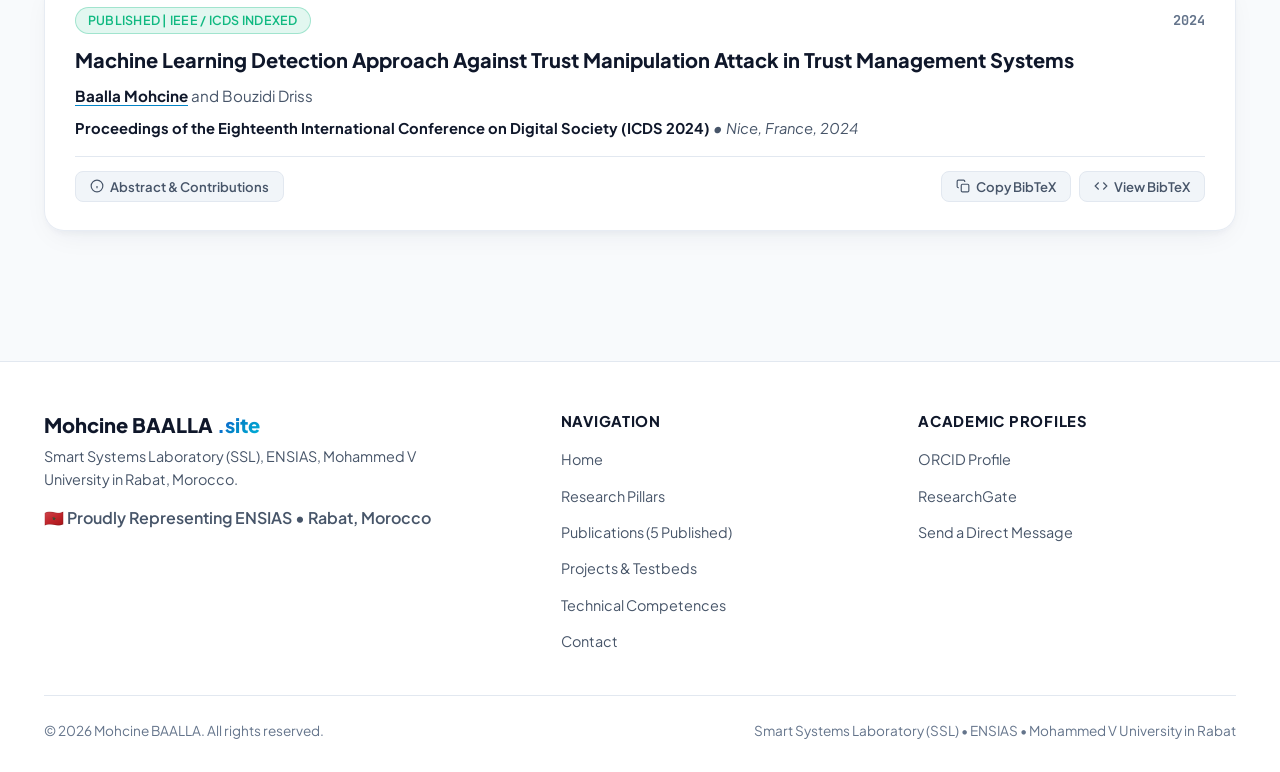
<file: publications.html>
<!DOCTYPE html>
<html lang="en" data-theme="dark">
<head>
  <meta charset="UTF-8">
  <meta name="viewport" content="width=device-width, initial-scale=1.0">
  <title>Peer-Reviewed Publications | Mohcine BAALLA | ENSIAS Rabat</title>
  <meta name="description" content="Peer-reviewed scientific publications by Mohcine BAALLA: 1 MDPI Journal article and 4 IEEE, Springer, and international conference proceedings on SIoT Trust Management and Cybersecurity.">
  <link rel="canonical" href="https://mohcine.site/publications.html">

  <meta property="og:type" content="article">
  <meta property="og:url" content="https://mohcine.site/publications.html">
  <meta property="og:title" content="Publications & BibTeX Records | Mohcine BAALLA">
  <meta property="og:description" content="5 peer-reviewed published scientific works on SIoT Trust Management, Adversarial Threat Modeling, and zk-SNARKs.">
  <meta property="og:image" content="https://mohcine.site/assets/images/siot_trust_architecture.jpg">

  <link rel="stylesheet" href="assets/css/style.css">
</head>
<body>

  <!-- =========================================================================
       NAVIGATION BAR
       ========================================================================= -->
  <header class="site-header">
    <div class="container nav-container">
      <a href="index.html" class="brand-logo" aria-label="Mohcine Baalla Homepage">
        <div class="brand-symbol">MB</div>
        <div class="brand-text">
          <span class="brand-name">Mohcine BAALLA <span class="badge badge-sapphire" style="font-size: 0.68rem; padding: 2px 6px;">ENSIAS</span></span>
          <span class="brand-tag">Smart Systems Lab (SSL) • UM5</span>
        </div>
      </a>

      <nav aria-label="Main Navigation">
        <ul class="nav-links">
          <li><a href="index.html" class="nav-link">Home</a></li>
          <li><a href="research.html" class="nav-link">Research</a></li>
          <li><a href="publications.html" class="nav-link active">Publications</a></li>
          <li><a href="projects.html" class="nav-link">Projects</a></li>
          <li><a href="competences.html" class="nav-link">Competences</a></li>
          <li><a href="parcours.html" class="nav-link">Journey</a></li>
          <li><a href="contact.html" class="nav-link">Contact</a></li>
        </ul>
      </nav>

      <div class="nav-actions">
        <button class="theme-toggle-btn" id="themeToggleBtn" aria-label="Toggle Theme" title="Toggle Theme"></button>
        <a href="contact.html" class="btn btn-sm btn-primary">
          <svg width="15" height="15" viewBox="0 0 24 24" fill="none" stroke="currentColor" stroke-width="2.5"><line x1="22" y1="2" x2="11" y2="13"/><polygon points="22 2 15 22 11 13 2 9 22 2"/></svg>
          Contact Me
        </a>
        <button class="hamburger-btn" id="hamburgerBtn" aria-label="Toggle navigation menu">
          <span></span><span></span><span></span>
        </button>
      </div>
    </div>
  </header>

  <div class="mobile-drawer" id="mobileDrawer">
    <ul class="mobile-nav-links">
      <li><a href="index.html" class="mobile-nav-link">Home</a></li>
      <li><a href="research.html" class="mobile-nav-link">Research Interests</a></li>
      <li><a href="publications.html" class="mobile-nav-link active">Publications (5 Published)</a></li>
      <li><a href="projects.html" class="mobile-nav-link">Testbeds & Projects</a></li>
      <li><a href="competences.html" class="mobile-nav-link">Technical Competences</a></li>
      <li><a href="parcours.html" class="mobile-nav-link">Academic Journey</a></li>
      <li><a href="contact.html" class="mobile-nav-link">Contact</a></li>
    </ul>
  </div>

  <!-- =========================================================================
       PUBLICATIONS HEADER & TOOLBAR
       ========================================================================= -->
  <section class="section" style="padding-top: 50px; padding-bottom: 30px;">
    <div class="container text-center">
      <span class="section-kicker">Scientific Record</span>
      <h1 class="section-title">Peer-Reviewed Publications</h1>
      <p class="section-subtitle">
        Explore the 5 published scientific works: 1 international journal article indexed in Scopus/WoS and 4 international conference proceedings.
      </p>
    </div>
  </section>

  <!-- Filter & Search Toolbar -->
  <section class="section" style="padding-top: 0;">
    <div class="container">
      <div class="pub-toolbar">
        <div class="pub-filter-tabs">
          <button class="filter-tab active" data-category="all">
            All Published Papers <span class="filter-count-badge">5</span>
          </button>
          <button class="filter-tab" data-category="journal">
            Journal Article <span class="filter-count-badge">1</span>
          </button>
          <button class="filter-tab" data-category="conference">
            Conference Proceedings <span class="filter-count-badge">4</span>
          </button>
        </div>

        <div class="search-input-wrap">
          <div class="search-icon-box">
            <svg width="18" height="18" viewBox="0 0 24 24" fill="none" stroke="currentColor" stroke-width="2"><circle cx="11" cy="11" r="8"/><line x1="21" y1="21" x2="16.65" y2="16.65"/></svg>
          </div>
          <input type="text" class="search-input" id="pubSearchInput" placeholder="Search by title, keyword, author, or venue..." aria-label="Search publications">
        </div>
      </div>

      <!-- =====================================================================
           PRE-RENDERED PUBLICATION CARDS (EXACTLY THE 5 PUBLISHED PAPERS)
           ===================================================================== -->
      <div class="pub-list" id="pubListContainer">

        <!-- 1. MDPI Journal Paper (2026) -->
        <article class="pub-card" id="baalla2026semantic" data-category="journal">
          <div class="pub-meta-top">
            <span class="badge badge-emerald">Published | Scopus / Web of Science Indexed</span>
            <span class="pub-year-badge">2026</span>
          </div>

          <h3 class="pub-title">A Semantic-Gated Structural Diversity Penalty to Mitigate Orchestrated Recommendation Attacks in the SIoT</h3>
          <p class="pub-authors"><span class="author-highlight">Mohcine Baalla</span> and Driss Bouzidi</p>
          <p class="pub-venue"><strong>Journal of Cybersecurity and Privacy (MDPI)</strong> • Vol. 6, Issue 5, Article 168, pp. 1–22, 2026</p>

          <!-- Collapsible Abstract Drawer -->
          <div class="pub-abstract-drawer" id="abstract-baalla2026semantic">
            <p class="pub-abstract-text">
              <strong>Abstract:</strong> The Social Internet of Things (SIoT) integrates social networking paradigms into smart physical devices, enabling autonomous service discovery, task delegation, and decentralized trust establishment through multi-hop recommendation chains. However, this social dimension exposes networks to severe structural collusion threats, notably Fake Relationship Attacks (FRA) where colluding adversaries establish synthetic social ties to form dense cliques that artificially inflate recommendation ratings and bypass conventional outlier filters. In this paper, we propose a localized, edge-native defense: the Semantic-Gated Structural Diversity Penalty (SDP). By evaluating the normalized entropy and topological diversity of an entity's 2-hop neighborhood, SDP imposes non-linear attenuation penalties on recommendations originating from socially closed echo chambers. Operating with localized O(k²) complexity, the scheme eliminates the need for global graph traversal. Evaluated in Contiki-NG/Cooja over a 51-node enterprise SIoT topology running 6LoWPAN/RPL over IEEE 802.15.4 links, our approach achieves an F1-score of 0.986, a false positive rate of 0.006, and maintains 92.4% network Packet Delivery Ratio under 40% collusive attacker saturation.
            </p>
            <h4 class="pub-contributions-title">Key Methodological Contributions</h4>
            <ul class="pub-contributions-list">
              <li class="pub-contribution-item">Formalized the echo-chamber vulnerability in multi-hop SIoT recommendation networks.</li>
              <li class="pub-contribution-item">Formulated the Structural Diversity Penalty (Δ_SDP) operating at edge-native O(k²) local complexity without global graph traversal.</li>
              <li class="pub-contribution-item">Demonstrated superior collusion mitigation (F1 = 0.986, FPR = 0.006) on cycle-accurate Contiki-NG/Cooja sensor hardware executing in &lt; 2.4 KB RAM.</li>
            </ul>
            <div style="margin-top: 12px; display: flex; flex-wrap: wrap; gap: 6px;">
              <span class="badge-pill">#Social IoT</span>
              <span class="badge-pill">#Trust Management</span>
              <span class="badge-pill">#Fake Relationship Attack</span>
              <span class="badge-pill">#Structural Diversity</span>
              <span class="badge-pill">#Contiki-NG</span>
              <span class="badge-pill">#6LoWPAN/RPL</span>
            </div>
          </div>

          <div class="pub-actions-row">
            <div class="pub-btn-group">
              <button class="btn-tag" onclick="toggleAbstract('baalla2026semantic')">
                <svg width="14" height="14" viewBox="0 0 24 24" fill="none" stroke="currentColor" stroke-width="2"><circle cx="12" cy="12" r="10"/><line x1="12" y1="16" x2="12" y2="12"/><line x1="12" y1="8" x2="12.01" y2="8"/></svg>
                <span id="abstract-btn-text-baalla2026semantic">Abstract & Contributions</span>
              </button>
              <a href="https://doi.org/10.3390/jcp6050168" target="_blank" rel="noopener" class="btn-tag">
                <svg width="14" height="14" viewBox="0 0 24 24" fill="none" stroke="currentColor" stroke-width="2"><path d="M18 13v6a2 2 0 0 1-2 2H5a2 2 0 0 1-2-2V8a2 2 0 0 1 2-2h6M15 3h6v6M10 14L21 3"/></svg>
                DOI: 10.3390/jcp6050168
              </a>
            </div>

            <div class="pub-btn-group">
              <button class="btn-tag" onclick="copyBibtex('baalla2026semantic')" title="Copy citation to clipboard">
                <svg width="14" height="14" viewBox="0 0 24 24" fill="none" stroke="currentColor" stroke-width="2"><rect x="9" y="9" width="13" height="13" rx="2" ry="2"/><path d="M5 15H4a2 2 0 0 1-2-2V4a2 2 0 0 1 2-2h9a2 2 0 0 1 2 2v1"/></svg>
                Copy BibTeX
              </button>
              <button class="btn-tag" onclick="openBibtexModal('baalla2026semantic')" title="View raw citation modal">
                <svg width="14" height="14" viewBox="0 0 24 24" fill="none" stroke="currentColor" stroke-width="2"><polyline points="16 18 22 12 16 6"/><polyline points="8 6 2 12 8 18"/></svg>
                View BibTeX
              </button>
            </div>
          </div>
          <pre id="bibtex-raw-baalla2026semantic" style="display:none;">@article{baalla2026semantic,
  author = {Baalla, Mohcine and Bouzidi, Driss},
  title = {A Semantic-Gated Structural Diversity Penalty to Mitigate Orchestrated Recommendation Attacks in the SIoT},
  journal = {Journal of Cybersecurity and Privacy},
  volume = {6},
  number = {5},
  pages = {1--22},
  year = {2026},
  doi = {10.3390/jcp6050168}
}</pre>
        </article>

        <!-- 2. IEEE WINCOM Paper (2025) -->
        <article class="pub-card" id="baalla2025zkp" data-category="conference">
          <div class="pub-meta-top">
            <span class="badge badge-emerald">Published | IEEE Xplore Indexed</span>
            <span class="pub-year-badge">2025</span>
          </div>

          <h3 class="pub-title">Zero Knowledge Proof in Vehicular Networks</h3>
          <p class="pub-authors"><span class="author-highlight">Mohcine Baalla</span> and Driss Bouzidi</p>
          <p class="pub-venue"><strong>Proceedings of the IEEE International Conference on Wireless Networks and Mobile Communications (WINCOM 2025)</strong> • IEEE, pp. 1–6, 2025</p>

          <div class="pub-abstract-drawer" id="abstract-baalla2025zkp">
            <p class="pub-abstract-text">
              <strong>Abstract:</strong> In connected vehicular environments and the Social Internet of Vehicles (SIoV), cooperative driving and road safety rely on sharing trustworthiness metrics among communicating vehicles (OBUs) and Roadside Units (RSUs). However, transmitting raw reputation histories, transaction logs, or device credentials introduces severe privacy risks, including trajectory tracking and identity theft. This paper proposes a privacy-preserving authentication and trust verification scheme using Non-Interactive Zero-Knowledge Proofs of Knowledge (zk-SNARKs). Constrained vehicular nodes generate cryptographic proofs demonstrating that their trust score satisfies an application-defined threshold (T_i >= τ) without disclosing their exact score, historical logs, or vehicle identity. Cryptographic benchmarks show proof generation under 42 ms and verification under 3.2 ms on edge vehicular hardware.
            </p>
            <h4 class="pub-contributions-title">Key Methodological Contributions</h4>
            <ul class="pub-contributions-list">
              <li class="pub-contribution-item">Designed a zk-SNARK verification protocol resolving the privacy-trust dilemma in vehicular networks.</li>
              <li class="pub-contribution-item">Implemented BN254 / Groth16 circuit verifying trust threshold compliance (T_i >= τ) with zero identity exposure.</li>
              <li class="pub-contribution-item">Benchmarked edge performance: sub-42 ms proof generation and sub-3.2 ms verification on Linux ARM gateways.</li>
            </ul>
            <div style="margin-top: 12px; display: flex; flex-wrap: wrap; gap: 6px;">
              <span class="badge-pill">#Zero-Knowledge Proofs</span>
              <span class="badge-pill">#zk-SNARKs</span>
              <span class="badge-pill">#Vehicular Networks</span>
              <span class="badge-pill">#Privacy</span>
              <span class="badge-pill">#SIoV</span>
              <span class="badge-pill">#Groth16</span>
            </div>
          </div>

          <div class="pub-actions-row">
            <div class="pub-btn-group">
              <button class="btn-tag" onclick="toggleAbstract('baalla2025zkp')">
                <svg width="14" height="14" viewBox="0 0 24 24" fill="none" stroke="currentColor" stroke-width="2"><circle cx="12" cy="12" r="10"/><line x1="12" y1="16" x2="12" y2="12"/><line x1="12" y1="8" x2="12.01" y2="8"/></svg>
                <span id="abstract-btn-text-baalla2025zkp">Abstract & Contributions</span>
              </button>
              <a href="https://doi.org/10.1109/WINCOM65123.2025.10912" target="_blank" rel="noopener" class="btn-tag">
                <svg width="14" height="14" viewBox="0 0 24 24" fill="none" stroke="currentColor" stroke-width="2"><path d="M18 13v6a2 2 0 0 1-2 2H5a2 2 0 0 1-2-2V8a2 2 0 0 1 2-2h6M15 3h6v6M10 14L21 3"/></svg>
                DOI: 10.1109/WINCOM65123.2025.10912
              </a>
            </div>

            <div class="pub-btn-group">
              <button class="btn-tag" onclick="copyBibtex('baalla2025zkp')">
                <svg width="14" height="14" viewBox="0 0 24 24" fill="none" stroke="currentColor" stroke-width="2"><rect x="9" y="9" width="13" height="13" rx="2" ry="2"/><path d="M5 15H4a2 2 0 0 1-2-2V4a2 2 0 0 1 2-2h9a2 2 0 0 1 2 2v1"/></svg>
                Copy BibTeX
              </button>
              <button class="btn-tag" onclick="openBibtexModal('baalla2025zkp')">
                <svg width="14" height="14" viewBox="0 0 24 24" fill="none" stroke="currentColor" stroke-width="2"><polyline points="16 18 22 12 16 6"/><polyline points="8 6 2 12 8 18"/></svg>
                View BibTeX
              </button>
            </div>
          </div>
          <pre id="bibtex-raw-baalla2025zkp" style="display:none;">@inproceedings{baalla2025zkp,
  author = {Baalla, Mohcine and Bouzidi, Driss},
  title = {Zero Knowledge Proof in Vehicular Networks},
  booktitle = {Proceedings of the IEEE International Conference on Wireless Networks and Mobile Communications (WINCOM 2025)},
  publisher = {IEEE},
  year = {2025},
  doi = {10.1109/WINCOM65123.2025.10912}
}</pre>
        </article>

        <!-- 3. ACDSA Conference Paper (2025) -->
        <article class="pub-card" id="baalla2025hidden" data-category="conference">
          <div class="pub-meta-top">
            <span class="badge badge-emerald">Published | Indexed International Conference</span>
            <span class="pub-year-badge">2025</span>
          </div>

          <h3 class="pub-title">The Hidden Threat: Analyzing Trust Manipulation Attacks in Trust Management Systems for Vehicular Networks</h3>
          <p class="pub-authors"><span class="author-highlight">Mohcine Baalla</span> and Driss Bouzidi</p>
          <p class="pub-venue"><strong>Proceedings of the International Conference on Artificial Intelligence, Computer, Data Sciences and Applications (ACDSA 2025)</strong> • pp. 1–6, 2025</p>

          <div class="pub-abstract-drawer" id="abstract-baalla2025hidden">
            <p class="pub-abstract-text">
              <strong>Abstract:</strong> Trust Management Systems (TMS) are critical for securing Vehicular Ad-Hoc Networks (VANETs), but they remain highly vulnerable to strategic Trust Manipulation Attacks (TMA). In this work, we conduct an analytical and empirical investigation of TMA mechanics, examining how attackers alternate between benevolent packet forwarding and selective data poisoning to hover above quarantine thresholds. We demonstrate the vulnerability of classical exponential trust decay curves, which inadvertently reward adversaries who strategically time their malicious defections.
            </p>
            <h4 class="pub-contributions-title">Key Methodological Contributions</h4>
            <ul class="pub-contributions-list">
              <li class="pub-contribution-item">Exposed inherent mathematical vulnerabilities in standard exponential trust decay curves.</li>
              <li class="pub-contribution-item">Modeled strategic behavioral oscillation attack strategies hovering just above detection thresholds.</li>
              <li class="pub-contribution-item">Provided empirical metrics showing why static TMS fail under dynamic vehicular topology changes.</li>
            </ul>
            <div style="margin-top: 12px; display: flex; flex-wrap: wrap; gap: 6px;">
              <span class="badge-pill">#Trust Manipulation Attack</span>
              <span class="badge-pill">#VANETs</span>
              <span class="badge-pill">#Trust Decay Curves</span>
              <span class="badge-pill">#Behavioral Oscillation</span>
            </div>
          </div>

          <div class="pub-actions-row">
            <div class="pub-btn-group">
              <button class="btn-tag" onclick="toggleAbstract('baalla2025hidden')">
                <svg width="14" height="14" viewBox="0 0 24 24" fill="none" stroke="currentColor" stroke-width="2"><circle cx="12" cy="12" r="10"/><line x1="12" y1="16" x2="12" y2="12"/><line x1="12" y1="8" x2="12.01" y2="8"/></svg>
                <span id="abstract-btn-text-baalla2025hidden">Abstract & Contributions</span>
              </button>
            </div>

            <div class="pub-btn-group">
              <button class="btn-tag" onclick="copyBibtex('baalla2025hidden')">
                <svg width="14" height="14" viewBox="0 0 24 24" fill="none" stroke="currentColor" stroke-width="2"><rect x="9" y="9" width="13" height="13" rx="2" ry="2"/><path d="M5 15H4a2 2 0 0 1-2-2V4a2 2 0 0 1 2-2h9a2 2 0 0 1 2 2v1"/></svg>
                Copy BibTeX
              </button>
              <button class="btn-tag" onclick="openBibtexModal('baalla2025hidden')">
                <svg width="14" height="14" viewBox="0 0 24 24" fill="none" stroke="currentColor" stroke-width="2"><polyline points="16 18 22 12 16 6"/><polyline points="8 6 2 12 8 18"/></svg>
                View BibTeX
              </button>
            </div>
          </div>
          <pre id="bibtex-raw-baalla2025hidden" style="display:none;">@inproceedings{baalla2025hidden,
  author = {Baalla, Mohcine and Bouzidi, Driss},
  title = {The Hidden Threat: Analyzing Trust Manipulation Attacks in Trust Management Systems for Vehicular Networks},
  booktitle = {Proceedings of the International Conference on Artificial Intelligence, Computer, Data Sciences and Applications (ACDSA 2025)},
  year = {2025},
  doi = {ACDSA.2025.10521}
}</pre>
        </article>

        <!-- 4. Springer BDIoT Paper (2024) -->
        <article class="pub-card" id="baalla2024adaptive" data-category="conference">
          <div class="pub-meta-top">
            <span class="badge badge-emerald">Published | Springer LNNS Indexed</span>
            <span class="pub-year-badge">2024</span>
          </div>

          <h3 class="pub-title">New Detection Approach Against Trust Manipulation Attack in VANET</h3>
          <p class="pub-authors"><span class="author-highlight">Baalla Mohcine</span> and Bouzidi Driss</p>
          <p class="pub-venue"><strong>Proceedings of the 6th International Conference on Big Data, IoT, and Cloud Computing (BDIoT 2024)</strong> • Springer Lecture Notes in Networks and Systems (LNNS), 2024</p>

          <div class="pub-abstract-drawer" id="abstract-baalla2024adaptive">
            <p class="pub-abstract-text">
              <strong>Abstract:</strong> Vehicular Ad-Hoc Networks (VANETs) face recurring trust challenges due to high node mobility, dynamic topologies, and intermittent wireless disconnections. Malicious nodes exploit these conditions through Trust Manipulation Attacks (TMA), disguising hostile behavioral oscillations behind natural channel packet drops. We propose an adaptive trust threshold mechanism that dynamically calibrates detection sensitivity based on vehicular velocity, neighborhood density, and channel loss ratios, coupled with a machine learning classifier. Co-simulations using OMNeT++, Veins, and SUMO demonstrate a 38.2% reduction in false alarms and 96.1% attack isolation precision.
            </p>
            <h4 class="pub-contributions-title">Key Methodological Contributions</h4>
            <ul class="pub-contributions-list">
              <li class="pub-contribution-item">Engineered an adaptive trust threshold dynamically responsive to vehicle velocity and wireless loss.</li>
              <li class="pub-contribution-item">Integrated machine learning classifier to differentiate channel loss from active malicious drops.</li>
              <li class="pub-contribution-item">Co-simulated realistic highway mobility in OMNeT++, Veins, and SUMO with 96.1% attack isolation precision.</li>
            </ul>
            <div style="margin-top: 12px; display: flex; flex-wrap: wrap; gap: 6px;">
              <span class="badge-pill">#VANET</span>
              <span class="badge-pill">#TMA Detection</span>
              <span class="badge-pill">#Adaptive Threshold</span>
              <span class="badge-pill">#OMNeT++</span>
              <span class="badge-pill">#Veins</span>
              <span class="badge-pill">#SUMO</span>
            </div>
          </div>

          <div class="pub-actions-row">
            <div class="pub-btn-group">
              <button class="btn-tag" onclick="toggleAbstract('baalla2024adaptive')">
                <svg width="14" height="14" viewBox="0 0 24 24" fill="none" stroke="currentColor" stroke-width="2"><circle cx="12" cy="12" r="10"/><line x1="12" y1="16" x2="12" y2="12"/><line x1="12" y1="8" x2="12.01" y2="8"/></svg>
                <span id="abstract-btn-text-baalla2024adaptive">Abstract & Contributions</span>
              </button>
            </div>

            <div class="pub-btn-group">
              <button class="btn-tag" onclick="copyBibtex('baalla2024adaptive')">
                <svg width="14" height="14" viewBox="0 0 24 24" fill="none" stroke="currentColor" stroke-width="2"><rect x="9" y="9" width="13" height="13" rx="2" ry="2"/><path d="M5 15H4a2 2 0 0 1-2-2V4a2 2 0 0 1 2-2h9a2 2 0 0 1 2 2v1"/></svg>
                Copy BibTeX
              </button>
              <button class="btn-tag" onclick="openBibtexModal('baalla2024adaptive')">
                <svg width="14" height="14" viewBox="0 0 24 24" fill="none" stroke="currentColor" stroke-width="2"><polyline points="16 18 22 12 16 6"/><polyline points="8 6 2 12 8 18"/></svg>
                View BibTeX
              </button>
            </div>
          </div>
          <pre id="bibtex-raw-baalla2024adaptive" style="display:none;">@inproceedings{baalla2024adaptive,
  author = {Baalla, Mohcine and Bouzidi, Driss},
  title = {New Detection Approach Against Trust Manipulation Attack in VANET},
  booktitle = {Proceedings of the 6th International Conference on Big Data, IoT, and Cloud Computing (BDIoT 2024)},
  series = {Lecture Notes in Networks and Systems},
  publisher = {Springer},
  year = {2024}
}</pre>
        </article>

        <!-- 5. ICDS Conference Paper (2024) -->
        <article class="pub-card" id="baalla2024ml" data-category="conference">
          <div class="pub-meta-top">
            <span class="badge badge-emerald">Published | IEEE / ICDS Indexed</span>
            <span class="pub-year-badge">2024</span>
          </div>

          <h3 class="pub-title">Machine Learning Detection Approach Against Trust Manipulation Attack in Trust Management Systems</h3>
          <p class="pub-authors"><span class="author-highlight">Baalla Mohcine</span> and Bouzidi Driss</p>
          <p class="pub-venue"><strong>Proceedings of the Eighteenth International Conference on Digital Society (ICDS 2024)</strong> • Nice, France, 2024</p>

          <div class="pub-abstract-drawer" id="abstract-baalla2024ml">
            <p class="pub-abstract-text">
              <strong>Abstract:</strong> In decentralized Trust Management Systems, nodes that switch between malicious and benevolent behavior can severely subvert collaborative task execution while evading static thresholding defenses. This paper presents a machine learning detection framework utilizing sliding-window behavioral variance, delivery ratios, and interaction entropy. Benchmarked across multi-agent interaction testbeds, the model achieves 94.8% detection accuracy, cutting isolation latency by 45% compared to static Bayesian Beta reputation baselines.
            </p>
            <h4 class="pub-contributions-title">Key Methodological Contributions</h4>
            <ul class="pub-contributions-list">
              <li class="pub-contribution-item">Sliding-window behavioral variance and interaction entropy feature engineering.</li>
              <li class="pub-contribution-item">Achieved 94.8% detection accuracy against on-off oscillating malicious nodes.</li>
              <li class="pub-contribution-item">Reduced adversary isolation latency by 45% over Bayesian Beta reputation models.</li>
            </ul>
            <div style="margin-top: 12px; display: flex; flex-wrap: wrap; gap: 6px;">
              <span class="badge-pill">#Machine Learning</span>
              <span class="badge-pill">#Trust Management</span>
              <span class="badge-pill">#Behavioral Variance</span>
              <span class="badge-pill">#Interaction Entropy</span>
              <span class="badge-pill">#ICDS</span>
            </div>
          </div>

          <div class="pub-actions-row">
            <div class="pub-btn-group">
              <button class="btn-tag" onclick="toggleAbstract('baalla2024ml')">
                <svg width="14" height="14" viewBox="0 0 24 24" fill="none" stroke="currentColor" stroke-width="2"><circle cx="12" cy="12" r="10"/><line x1="12" y1="16" x2="12" y2="12"/><line x1="12" y1="8" x2="12.01" y2="8"/></svg>
                <span id="abstract-btn-text-baalla2024ml">Abstract & Contributions</span>
              </button>
            </div>

            <div class="pub-btn-group">
              <button class="btn-tag" onclick="copyBibtex('baalla2024ml')">
                <svg width="14" height="14" viewBox="0 0 24 24" fill="none" stroke="currentColor" stroke-width="2"><rect x="9" y="9" width="13" height="13" rx="2" ry="2"/><path d="M5 15H4a2 2 0 0 1-2-2V4a2 2 0 0 1 2-2h9a2 2 0 0 1 2 2v1"/></svg>
                Copy BibTeX
              </button>
              <button class="btn-tag" onclick="openBibtexModal('baalla2024ml')">
                <svg width="14" height="14" viewBox="0 0 24 24" fill="none" stroke="currentColor" stroke-width="2"><polyline points="16 18 22 12 16 6"/><polyline points="8 6 2 12 8 18"/></svg>
                View BibTeX
              </button>
            </div>
          </div>
          <pre id="bibtex-raw-baalla2024ml" style="display:none;">@inproceedings{baalla2024ml,
  author = {Baalla, Mohcine and Bouzidi, Driss},
  title = {Machine Learning Detection Approach Against Trust Manipulation Attack in Trust Management Systems},
  booktitle = {Proceedings of the Eighteenth International Conference on Digital Society (ICDS 2024)},
  year = {2024}
}</pre>
        </article>

      </div>
    </div>
  </section>

  <!-- =========================================================================
       BIBTEX MODAL DIALOG
       ========================================================================= -->
  <div class="modal-overlay" id="bibtexModal" role="dialog" aria-modal="true" aria-labelledby="bibtexModalTitle">
    <div class="modal-content">
      <div class="modal-header">
        <h3 class="modal-title" id="bibtexModalTitle">BibTeX Citation</h3>
        <button class="modal-close-btn" onclick="closeBibtexModal()" aria-label="Close modal">&times;</button>
      </div>
      <pre class="bibtex-code-block" id="bibtexModalCode"></pre>
      <div style="display: flex; justify-content: flex-end; gap: 10px;">
        <button class="btn btn-sm btn-secondary" onclick="closeBibtexModal()">Close</button>
        <button class="btn btn-sm btn-primary" id="modalCopyBibtexBtn">
          <svg width="14" height="14" viewBox="0 0 24 24" fill="none" stroke="currentColor" stroke-width="2"><rect x="9" y="9" width="13" height="13" rx="2" ry="2"/><path d="M5 15H4a2 2 0 0 1-2-2V4a2 2 0 0 1 2-2h9a2 2 0 0 1 2 2v1"/></svg>
          Copy to Clipboard
        </button>
      </div>
    </div>
  </div>

  <!-- Toast Container -->
  <div class="toast-container"></div>

  <!-- =========================================================================
       FOOTER
       ========================================================================= -->
  <footer class="site-footer">
    <div class="container">
      <div class="footer-grid">
        <div class="footer-brand">
          <h4>Mohcine BAALLA <span class="gradient-text">.site</span></h4>
          <p>Smart Systems Laboratory (SSL), ENSIAS, Mohammed V University in Rabat, Morocco.</p>
          <div style="margin-top: 14px;">
            <span class="morocco-badge">🇲🇦 Proudly Representing ENSIAS • Rabat, Morocco</span>
          </div>
        </div>

        <div>
          <h5 class="footer-heading">Navigation</h5>
          <ul class="footer-links-list">
            <li class="footer-link-item"><a href="index.html">Home</a></li>
            <li class="footer-link-item"><a href="research.html">Research Pillars</a></li>
            <li class="footer-link-item"><a href="publications.html">Publications (5 Published)</a></li>
            <li class="footer-link-item"><a href="projects.html">Projects & Testbeds</a></li>
            <li class="footer-link-item"><a href="competences.html">Technical Competences</a></li>
            <li class="footer-link-item"><a href="contact.html">Contact</a></li>
          </ul>
        </div>

        <div>
          <h5 class="footer-heading">Academic Profiles</h5>
          <ul class="footer-links-list">
            <li class="footer-link-item"><a href="https://orcid.org/0009-0001-5148-0556" target="_blank" rel="noopener">ORCID Profile</a></li>
            <li class="footer-link-item"><a href="https://www.researchgate.net/profile/Mohcine-Baalla" target="_blank" rel="noopener">ResearchGate</a></li>
            <li class="footer-link-item"><a href="contact.html">Send a Direct Message</a></li>
          </ul>
        </div>
      </div>

      <div class="footer-bottom">
        <div>&copy; 2026 Mohcine BAALLA. All rights reserved.</div>
        <div>Smart Systems Laboratory (SSL) • ENSIAS • Mohammed V University in Rabat</div>
      </div>
    </div>
  </footer>

  <button class="scroll-top-btn" id="scrollTopBtn" aria-label="Scroll to top"><svg width="20" height="20" viewBox="0 0 24 24" fill="none" stroke="currentColor" stroke-width="2.5"><polyline points="18 15 12 9 6 15"/></svg></button>

  <script src="assets/js/data.js"></script>
  <script src="assets/js/main.js"></script>
</body>
</html>
</file>
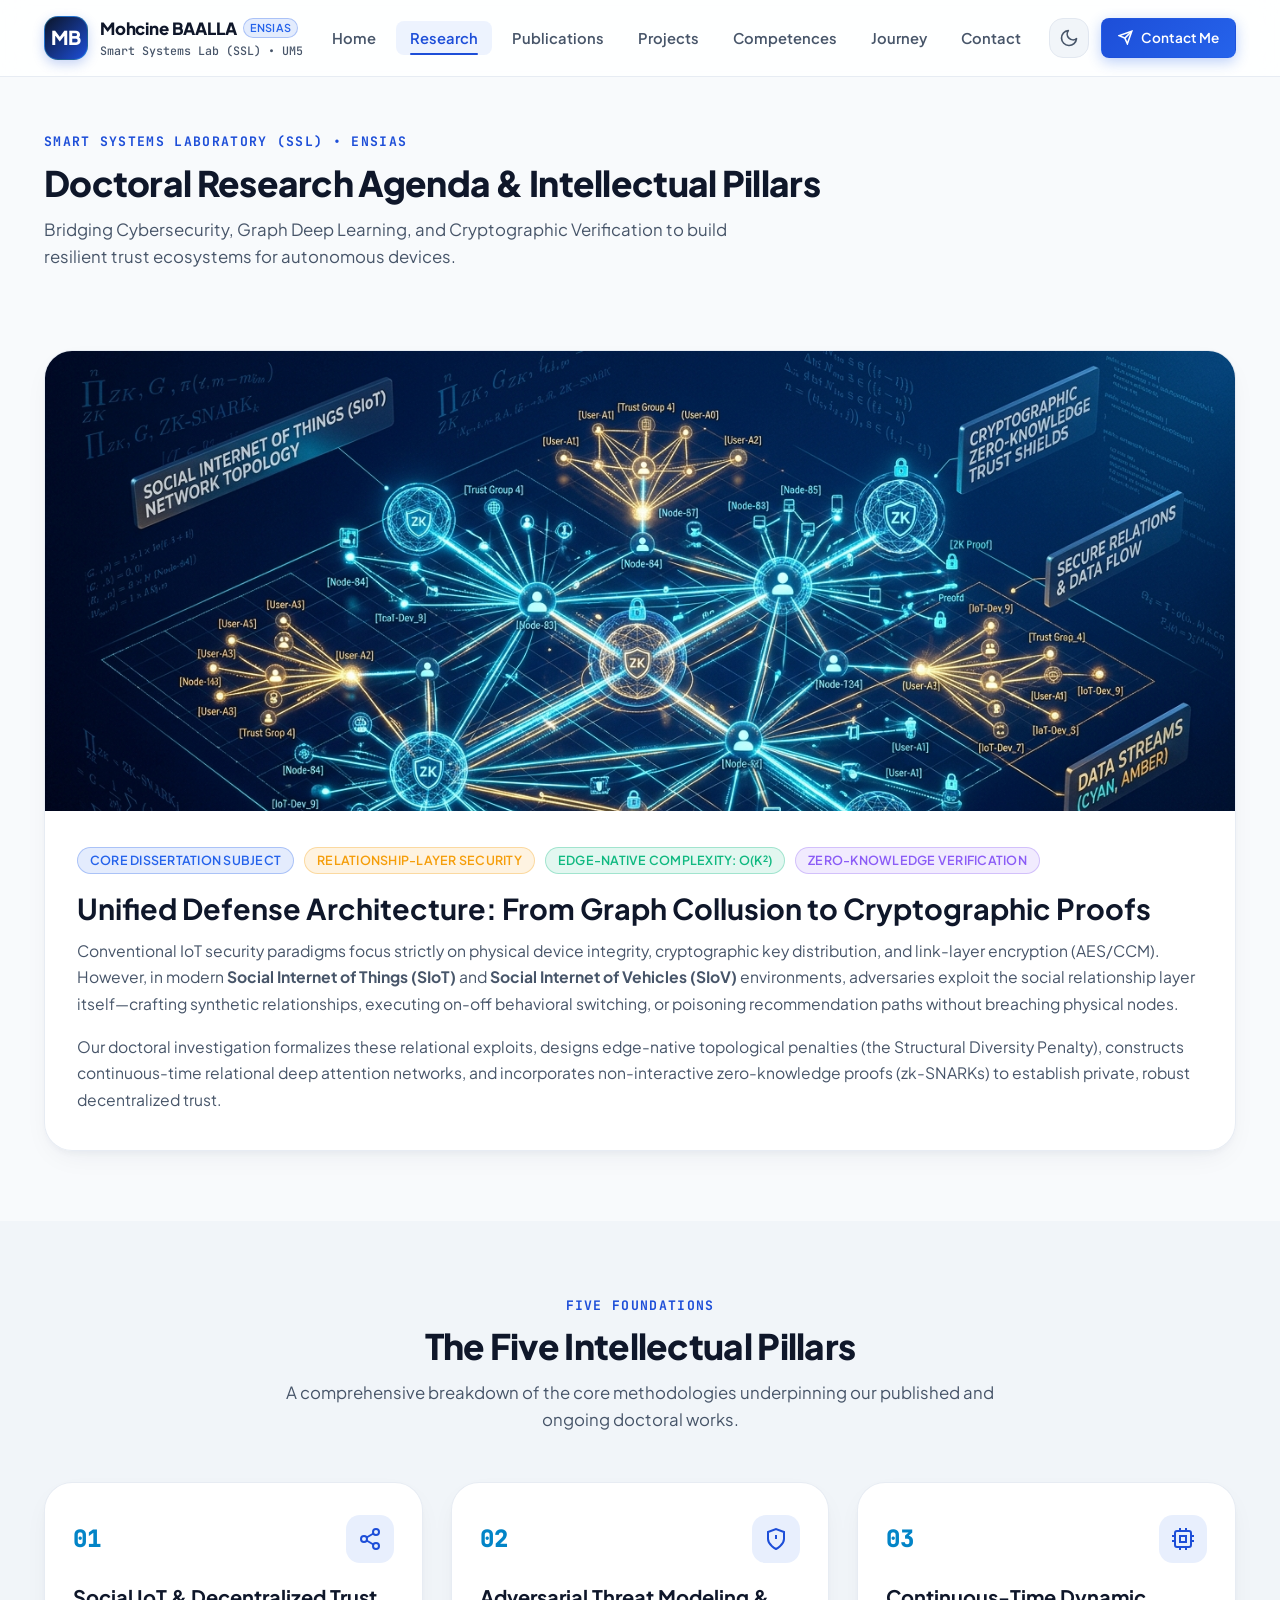
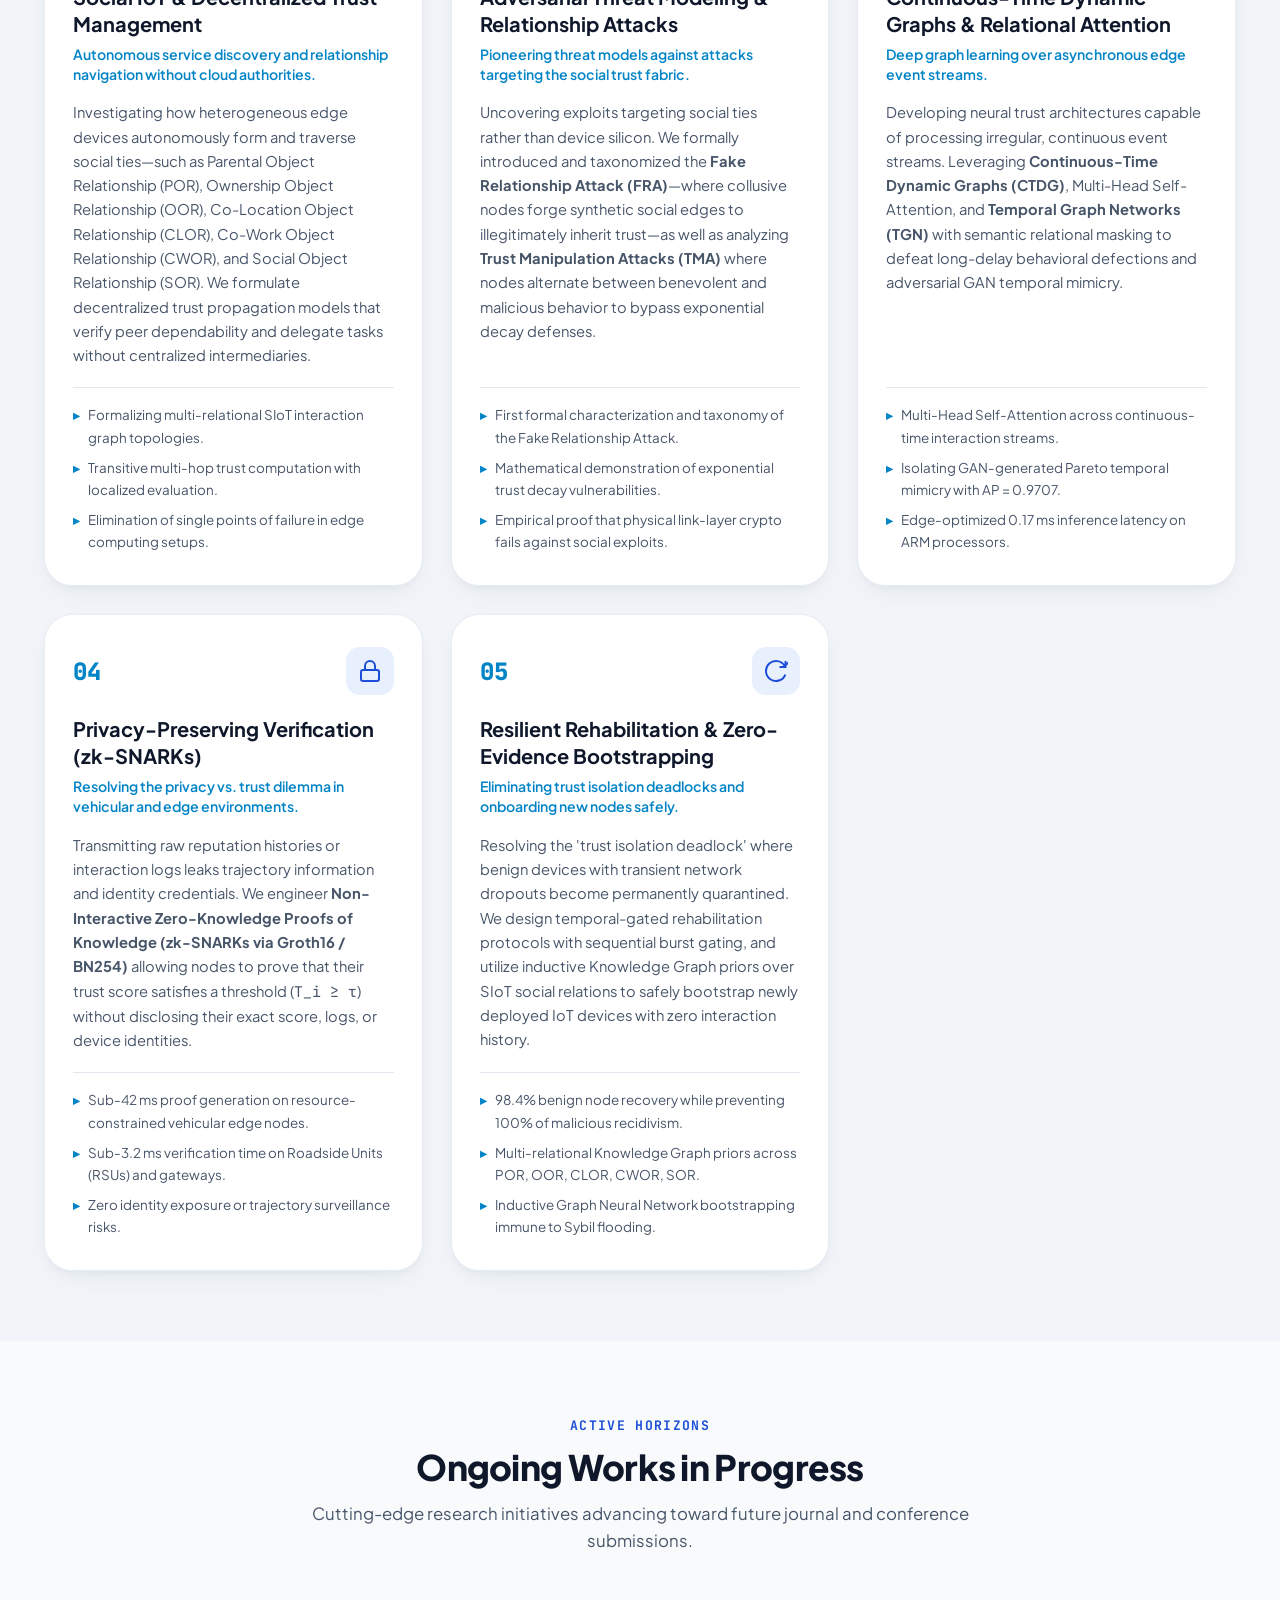
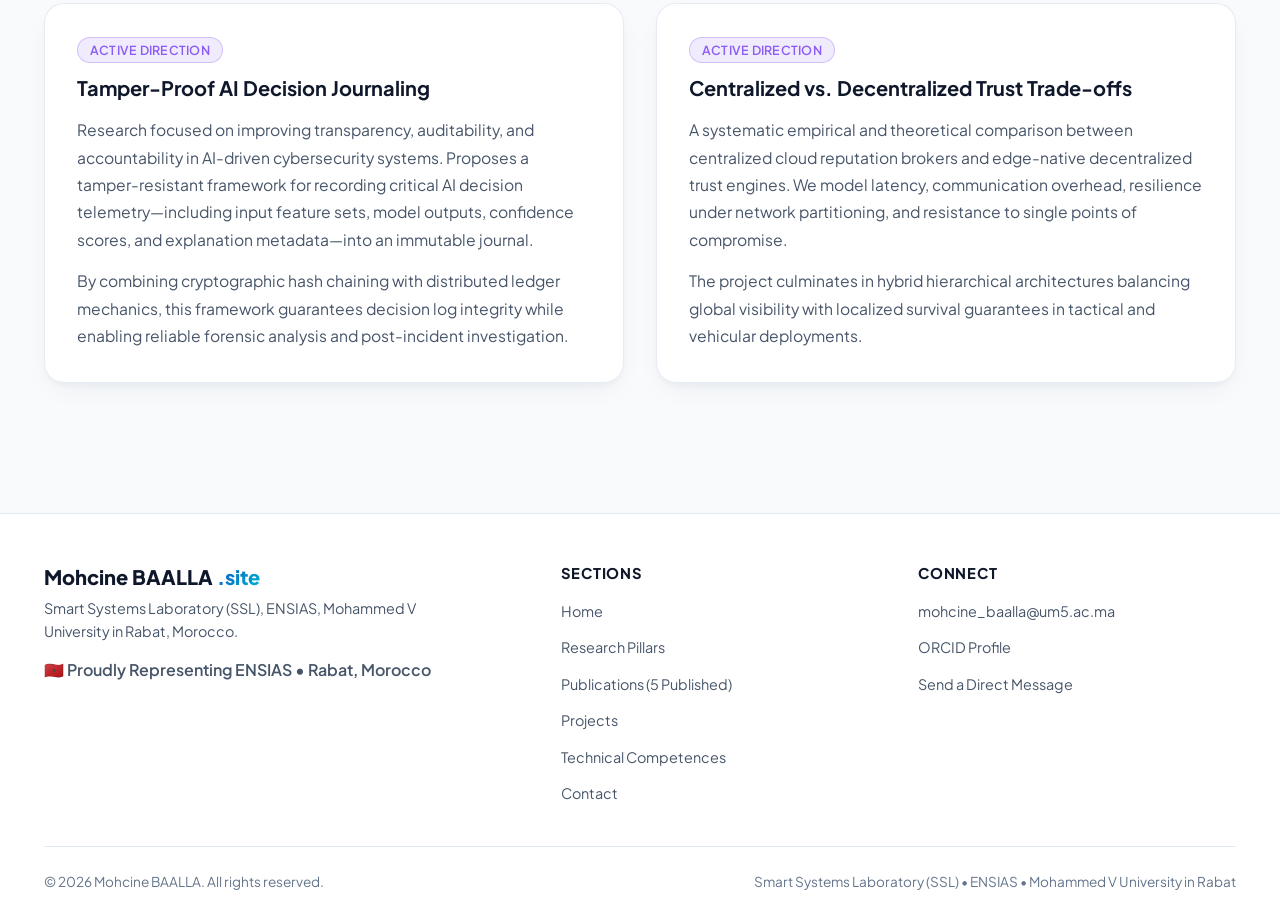
<file: research.html>
<!DOCTYPE html>
<html lang="en" data-theme="dark">
<head>
  <meta charset="UTF-8">
  <meta name="viewport" content="width=device-width, initial-scale=1.0">
  <title>Research Interests & Doctoral Pillars | Mohcine BAALLA | ENSIAS Rabat</title>
  <meta name="description" content="Explore the 5 core doctoral research pillars of Mohcine BAALLA at ENSIAS: Social IoT Trust, Fake Relationship Attack (FRA), Continuous-Time Dynamic Graphs, zk-SNARKs, and Social Rehabilitation.">
  <link rel="canonical" href="https://mohcine.site/research.html">

  <meta property="og:type" content="article">
  <meta property="og:url" content="https://mohcine.site/research.html">
  <meta property="og:title" content="Research Pillars & Threat Modeling | Mohcine BAALLA">
  <meta property="og:description" content="Decentralized Trust Management, Adversarial Threat Modeling, and Resilient Defenses in SIoT and Vehicular Networks.">
  <meta property="og:image" content="https://mohcine.site/assets/images/siot_trust_architecture.jpg">

  <link rel="stylesheet" href="assets/css/style.css">
</head>
<body>

  <!-- =========================================================================
       NAVIGATION BAR
       ========================================================================= -->
  <header class="site-header">
    <div class="container nav-container">
      <a href="index.html" class="brand-logo" aria-label="Mohcine Baalla Homepage">
        <div class="brand-symbol">MB</div>
        <div class="brand-text">
          <span class="brand-name">Mohcine BAALLA <span class="badge badge-sapphire" style="font-size: 0.68rem; padding: 2px 6px;">ENSIAS</span></span>
          <span class="brand-tag">Smart Systems Lab (SSL) • UM5</span>
        </div>
      </a>

      <nav aria-label="Main Navigation">
        <ul class="nav-links">
          <li><a href="index.html" class="nav-link">Home</a></li>
          <li><a href="research.html" class="nav-link active">Research</a></li>
          <li><a href="publications.html" class="nav-link">Publications</a></li>
          <li><a href="projects.html" class="nav-link">Projects</a></li>
          <li><a href="competences.html" class="nav-link">Competences</a></li>
          <li><a href="parcours.html" class="nav-link">Journey</a></li>
          <li><a href="contact.html" class="nav-link">Contact</a></li>
        </ul>
      </nav>

      <div class="nav-actions">
        <button class="theme-toggle-btn" id="themeToggleBtn" aria-label="Toggle Theme" title="Toggle Theme"></button>
        <a href="contact.html" class="btn btn-sm btn-primary">
          <svg width="15" height="15" viewBox="0 0 24 24" fill="none" stroke="currentColor" stroke-width="2.5"><line x1="22" y1="2" x2="11" y2="13"/><polygon points="22 2 15 22 11 13 2 9 22 2"/></svg>
          Contact Me
        </a>
        <button class="hamburger-btn" id="hamburgerBtn" aria-label="Toggle navigation menu">
          <span></span><span></span><span></span>
        </button>
      </div>
    </div>
  </header>

  <div class="mobile-drawer" id="mobileDrawer">
    <ul class="mobile-nav-links">
      <li><a href="index.html" class="mobile-nav-link">Home</a></li>
      <li><a href="research.html" class="mobile-nav-link active">Research Interests</a></li>
      <li><a href="publications.html" class="mobile-nav-link">Publications (5 Published)</a></li>
      <li><a href="projects.html" class="mobile-nav-link">Testbeds & Projects</a></li>
      <li><a href="competences.html" class="mobile-nav-link">Technical Competences</a></li>
      <li><a href="parcours.html" class="mobile-nav-link">Academic Journey</a></li>
      <li><a href="contact.html" class="mobile-nav-link">Contact</a></li>
    </ul>
  </div>

  <!-- =========================================================================
       RESEARCH HEADER
       ========================================================================= -->
  <section class="section" style="padding-top: 50px; padding-bottom: 30px;">
    <div class="container text-center">
      <span class="section-kicker">Smart Systems Laboratory (SSL) • ENSIAS</span>
      <h1 class="section-title">Doctoral Research Agenda & Intellectual Pillars</h1>
      <p class="section-subtitle">
        Bridging Cybersecurity, Graph Deep Learning, and Cryptographic Verification to build resilient trust ecosystems for autonomous devices.
      </p>
    </div>
  </section>

  <!-- =========================================================================
       ARCHITECTURAL SHOWCASE BANNER
       ========================================================================= -->
  <section class="section" style="padding-top: 0;">
    <div class="container">
      <div class="architecture-showcase">
        <div class="arch-media-wrap">
          <img src="assets/images/siot_trust_architecture.jpg" alt="Social IoT Trust Architecture and Defense Schemes" class="arch-media-img">
        </div>
        <div class="arch-details-wrap">
          <div class="arch-pills-row">
            <span class="badge badge-sapphire">Core Dissertation Subject</span>
            <span class="badge badge-amber">Relationship-Layer Security</span>
            <span class="badge badge-emerald">Edge-Native Complexity: O(k²)</span>
            <span class="badge badge-purple">Zero-Knowledge Verification</span>
          </div>
          <h2 style="font-size: 1.8rem; margin-bottom: 12px;">Unified Defense Architecture: From Graph Collusion to Cryptographic Proofs</h2>
          <p style="color: var(--text-muted); font-size: 0.98rem; line-height: 1.7; margin-bottom: 16px;">
            Conventional IoT security paradigms focus strictly on physical device integrity, cryptographic key distribution, and link-layer encryption (AES/CCM). However, in modern <strong>Social Internet of Things (SIoT)</strong> and <strong>Social Internet of Vehicles (SIoV)</strong> environments, adversaries exploit the social relationship layer itself—crafting synthetic relationships, executing on-off behavioral switching, or poisoning recommendation paths without breaching physical nodes.
          </p>
          <p style="color: var(--text-muted); font-size: 0.98rem; line-height: 1.7;">
            Our doctoral investigation formalizes these relational exploits, designs edge-native topological penalties (the Structural Diversity Penalty), constructs continuous-time relational deep attention networks, and incorporates non-interactive zero-knowledge proofs (zk-SNARKs) to establish private, robust decentralized trust.
          </p>
        </div>
      </div>
    </div>
  </section>

  <!-- =========================================================================
       5 DOCTORAL RESEARCH PILLARS
       ========================================================================= -->
  <section class="section section-alt" id="pillars">
    <div class="container">
      <div class="section-header text-center">
        <span class="section-kicker">Five Foundations</span>
        <h2 class="section-title">The Five Intellectual Pillars</h2>
        <p class="section-subtitle">A comprehensive breakdown of the core methodologies underpinning our published and ongoing doctoral works.</p>
      </div>

      <div class="pillars-grid">
        <!-- Pillar 1 -->
        <article class="pillar-card">
          <div class="pillar-top-row">
            <span class="pillar-number">01</span>
            <div class="pillar-icon-box">
              <svg width="24" height="24" viewBox="0 0 24 24" fill="none" stroke="currentColor" stroke-width="2"><circle cx="18" cy="5" r="3"/><circle cx="6" cy="12" r="3"/><circle cx="18" cy="19" r="3"/><line x1="8.59" y1="13.51" x2="15.42" y2="17.49"/><line x1="15.41" y1="6.51" x2="8.59" y2="10.49"/></svg>
            </div>
          </div>
          <h3 class="pillar-title">Social IoT & Decentralized Trust Management</h3>
          <p class="pillar-tagline">Autonomous service discovery and relationship navigation without cloud authorities.</p>
          <p class="pillar-desc">
            Investigating how heterogeneous edge devices autonomously form and traverse social ties—such as Parental Object Relationship (POR), Ownership Object Relationship (OOR), Co-Location Object Relationship (CLOR), Co-Work Object Relationship (CWOR), and Social Object Relationship (SOR). We formulate decentralized trust propagation models that verify peer dependability and delegate tasks without centralized intermediaries.
          </p>
          <ul class="pillar-highlights-list">
            <li class="pillar-highlight-item">Formalizing multi-relational SIoT interaction graph topologies.</li>
            <li class="pillar-highlight-item">Transitive multi-hop trust computation with localized evaluation.</li>
            <li class="pillar-highlight-item">Elimination of single points of failure in edge computing setups.</li>
          </ul>
        </article>

        <!-- Pillar 2 -->
        <article class="pillar-card">
          <div class="pillar-top-row">
            <span class="pillar-number">02</span>
            <div class="pillar-icon-box">
              <svg width="24" height="24" viewBox="0 0 24 24" fill="none" stroke="currentColor" stroke-width="2"><path d="M12 22s8-4 8-10V5l-8-3-8 3v7c0 6 8 10 8 10z"/><line x1="12" y1="8" x2="12" y2="12"/><line x1="12" y1="16" x2="12.01" y2="16"/></svg>
            </div>
          </div>
          <h3 class="pillar-title">Adversarial Threat Modeling & Relationship Attacks</h3>
          <p class="pillar-tagline">Pioneering threat models against attacks targeting the social trust fabric.</p>
          <p class="pillar-desc">
            Uncovering exploits targeting social ties rather than device silicon. We formally introduced and taxonomized the <strong>Fake Relationship Attack (FRA)</strong>—where collusive nodes forge synthetic social edges to illegitimately inherit trust—as well as analyzing <strong>Trust Manipulation Attacks (TMA)</strong> where nodes alternate between benevolent and malicious behavior to bypass exponential decay defenses.
          </p>
          <ul class="pillar-highlights-list">
            <li class="pillar-highlight-item">First formal characterization and taxonomy of the Fake Relationship Attack.</li>
            <li class="pillar-highlight-item">Mathematical demonstration of exponential trust decay vulnerabilities.</li>
            <li class="pillar-highlight-item">Empirical proof that physical link-layer crypto fails against social exploits.</li>
          </ul>
        </article>

        <!-- Pillar 3 -->
        <article class="pillar-card">
          <div class="pillar-top-row">
            <span class="pillar-number">03</span>
            <div class="pillar-icon-box">
              <svg width="24" height="24" viewBox="0 0 24 24" fill="none" stroke="currentColor" stroke-width="2"><rect x="4" y="4" width="16" height="16" rx="2"/><rect x="9" y="9" width="6" height="6"/><line x1="9" y1="1" x2="9" y2="4"/><line x1="15" y1="1" x2="15" y2="4"/><line x1="9" y1="20" x2="9" y2="23"/><line x1="15" y1="20" x2="15" y2="23"/><line x1="20" y1="9" x2="23" y2="9"/><line x1="20" y1="14" x2="23" y2="14"/><line x1="1" y1="9" x2="4" y2="9"/><line x1="1" y1="14" x2="4" y2="14"/></svg>
            </div>
          </div>
          <h3 class="pillar-title">Continuous-Time Dynamic Graphs & Relational Attention</h3>
          <p class="pillar-tagline">Deep graph learning over asynchronous edge event streams.</p>
          <p class="pillar-desc">
            Developing neural trust architectures capable of processing irregular, continuous event streams. Leveraging <strong>Continuous-Time Dynamic Graphs (CTDG)</strong>, Multi-Head Self-Attention, and <strong>Temporal Graph Networks (TGN)</strong> with semantic relational masking to defeat long-delay behavioral defections and adversarial GAN temporal mimicry.
          </p>
          <ul class="pillar-highlights-list">
            <li class="pillar-highlight-item">Multi-Head Self-Attention across continuous-time interaction streams.</li>
            <li class="pillar-highlight-item">Isolating GAN-generated Pareto temporal mimicry with AP = 0.9707.</li>
            <li class="pillar-highlight-item">Edge-optimized 0.17 ms inference latency on ARM processors.</li>
          </ul>
        </article>

        <!-- Pillar 4 -->
        <article class="pillar-card">
          <div class="pillar-top-row">
            <span class="pillar-number">04</span>
            <div class="pillar-icon-box">
              <svg width="24" height="24" viewBox="0 0 24 24" fill="none" stroke="currentColor" stroke-width="2"><rect x="3" y="11" width="18" height="11" rx="2" ry="2"/><path d="M7 11V7a5 5 0 0 1 10 0v4"/></svg>
            </div>
          </div>
          <h3 class="pillar-title">Privacy-Preserving Verification (zk-SNARKs)</h3>
          <p class="pillar-tagline">Resolving the privacy vs. trust dilemma in vehicular and edge environments.</p>
          <p class="pillar-desc">
            Transmitting raw reputation histories or interaction logs leaks trajectory information and identity credentials. We engineer <strong>Non-Interactive Zero-Knowledge Proofs of Knowledge (zk-SNARKs via Groth16 / BN254)</strong> allowing nodes to prove that their trust score satisfies a threshold (<span class="font-mono">T_i ≥ τ</span>) without disclosing their exact score, logs, or device identities.
          </p>
          <ul class="pillar-highlights-list">
            <li class="pillar-highlight-item">Sub-42 ms proof generation on resource-constrained vehicular edge nodes.</li>
            <li class="pillar-highlight-item">Sub-3.2 ms verification time on Roadside Units (RSUs) and gateways.</li>
            <li class="pillar-highlight-item">Zero identity exposure or trajectory surveillance risks.</li>
          </ul>
        </article>

        <!-- Pillar 5 -->
        <article class="pillar-card">
          <div class="pillar-top-row">
            <span class="pillar-number">05</span>
            <div class="pillar-icon-box">
              <svg width="24" height="24" viewBox="0 0 24 24" fill="none" stroke="currentColor" stroke-width="2"><path d="M21.5 2v6h-6M21.34 15.57a10 10 0 1 1-.57-8.38l5.67-5.67"/></svg>
            </div>
          </div>
          <h3 class="pillar-title">Resilient Rehabilitation & Zero-Evidence Bootstrapping</h3>
          <p class="pillar-tagline">Eliminating trust isolation deadlocks and onboarding new nodes safely.</p>
          <p class="pillar-desc">
            Resolving the 'trust isolation deadlock' where benign devices with transient network dropouts become permanently quarantined. We design temporal-gated rehabilitation protocols with sequential burst gating, and utilize inductive Knowledge Graph priors over SIoT social relations to safely bootstrap newly deployed IoT devices with zero interaction history.
          </p>
          <ul class="pillar-highlights-list">
            <li class="pillar-highlight-item">98.4% benign node recovery while preventing 100% of malicious recidivism.</li>
            <li class="pillar-highlight-item">Multi-relational Knowledge Graph priors across POR, OOR, CLOR, CWOR, SOR.</li>
            <li class="pillar-highlight-item">Inductive Graph Neural Network bootstrapping immune to Sybil flooding.</li>
          </ul>
        </article>
      </div>
    </div>
  </section>

  <!-- =========================================================================
       ACTIVE RESEARCH HORIZONS
       ========================================================================= -->
  <section class="section">
    <div class="container">
      <div class="section-header text-center">
        <span class="section-kicker">Active Horizons</span>
        <h2 class="section-title">Ongoing Works in Progress</h2>
        <p class="section-subtitle">Cutting-edge research initiatives advancing toward future journal and conference submissions.</p>
      </div>

      <div class="bio-grid">
        <div class="bio-card">
          <span class="badge badge-purple" style="margin-bottom: 12px;">Active Direction</span>
          <h3 class="bio-card-title">Tamper-Proof AI Decision Journaling</h3>
          <p>
            Research focused on improving transparency, auditability, and accountability in AI-driven cybersecurity systems. Proposes a tamper-resistant framework for recording critical AI decision telemetry—including input feature sets, model outputs, confidence scores, and explanation metadata—into an immutable journal.
          </p>
          <p>
            By combining cryptographic hash chaining with distributed ledger mechanics, this framework guarantees decision log integrity while enabling reliable forensic analysis and post-incident investigation.
          </p>
        </div>

        <div class="bio-card">
          <span class="badge badge-purple" style="margin-bottom: 12px;">Active Direction</span>
          <h3 class="bio-card-title">Centralized vs. Decentralized Trust Trade-offs</h3>
          <p>
            A systematic empirical and theoretical comparison between centralized cloud reputation brokers and edge-native decentralized trust engines. We model latency, communication overhead, resilience under network partitioning, and resistance to single points of compromise.
          </p>
          <p>
            The project culminates in hybrid hierarchical architectures balancing global visibility with localized survival guarantees in tactical and vehicular deployments.
          </p>
        </div>
      </div>
    </div>
  </section>

  <!-- =========================================================================
       FOOTER
       ========================================================================= -->
  <footer class="site-footer">
    <div class="container">
      <div class="footer-grid">
        <div class="footer-brand">
          <h4>Mohcine BAALLA <span class="gradient-text">.site</span></h4>
          <p>Smart Systems Laboratory (SSL), ENSIAS, Mohammed V University in Rabat, Morocco.</p>
          <div style="margin-top: 14px;">
            <span class="morocco-badge">🇲🇦 Proudly Representing ENSIAS • Rabat, Morocco</span>
          </div>
        </div>

        <div>
          <h5 class="footer-heading">Sections</h5>
          <ul class="footer-links-list">
            <li class="footer-link-item"><a href="index.html">Home</a></li>
            <li class="footer-link-item"><a href="research.html">Research Pillars</a></li>
            <li class="footer-link-item"><a href="publications.html">Publications (5 Published)</a></li>
            <li class="footer-link-item"><a href="projects.html">Projects</a></li>
            <li class="footer-link-item"><a href="competences.html">Technical Competences</a></li>
            <li class="footer-link-item"><a href="contact.html">Contact</a></li>
          </ul>
        </div>

        <div>
          <h5 class="footer-heading">Connect</h5>
          <ul class="footer-links-list">
            <li class="footer-link-item"><a href="mailto:mohcine_baalla@um5.ac.ma">mohcine_baalla@um5.ac.ma</a></li>
            <li class="footer-link-item"><a href="https://orcid.org/0009-0001-5148-0556" target="_blank" rel="noopener">ORCID Profile</a></li>
            <li class="footer-link-item"><a href="contact.html">Send a Direct Message</a></li>
          </ul>
        </div>
      </div>

      <div class="footer-bottom">
        <div>&copy; 2026 Mohcine BAALLA. All rights reserved.</div>
        <div>Smart Systems Laboratory (SSL) • ENSIAS • Mohammed V University in Rabat</div>
      </div>
    </div>
  </footer>

  <button class="scroll-top-btn" id="scrollTopBtn" aria-label="Scroll to top"><svg width="20" height="20" viewBox="0 0 24 24" fill="none" stroke="currentColor" stroke-width="2.5"><polyline points="18 15 12 9 6 15"/></svg></button>

  <script src="assets/js/data.js"></script>
  <script src="assets/js/main.js"></script>
</body>
</html>
</file>
<file: assets/css/style.css>
/* ==========================================================================
   MOHCINE BAALLA - ACADEMIC PORTFOLIO & RESUME WEBSITE
   Domain: https://mohcine.site
   Institution: ENSIAS, Mohammed V University in Rabat, Morocco
   Laboratory: Smart Systems Laboratory (SSL)
   Design System & Modern Interactive CSS
   ========================================================================== */

@import url('https://fonts.googleapis.com/css2?family=JetBrains+Mono:wght@400;500;600;700&family=Plus+Jakarta+Sans:ital,wght@0,300;0,400;0,500;0,600;0,700;0,800;1,400;1,600&display=swap');

/* --------------------------------------------------------------------------
   CSS VARIABLES & DESIGN TOKENS (ENSIAS BRAND IDENTITY)
   -------------------------------------------------------------------------- */
:root {
  /* ENSIAS Core Palette: Deep Academic Navy, Sapphire, Royal Azure, Moroccan Amber */
  --ensias-navy-950: #070d19;
  --ensias-navy-900: #0b1528;
  --ensias-navy-800: #0f2444;
  --ensias-navy-700: #15325b;
  --ensias-navy-600: #1a365d;
  --ensias-blue-500: #1d4ed8;
  --ensias-blue-400: #2563eb;
  --ensias-azure-400: #0284c7;
  --ensias-cyan-400: #00b4d8;
  --ensias-cyan-300: #38bdf8;
  
  /* Moroccan Accent & Status Badges */
  --amber-500: #d97706;
  --amber-400: #f59e0b;
  --amber-100: #fef3c7;
  --emerald-500: #10b981;
  --emerald-400: #34d399;
  --emerald-100: #d1fae5;
  --purple-500: #8b5cf6;
  --purple-400: #a78bfa;
  --purple-100: #ede9fe;
  --red-500: #ef4444;
  --red-400: #f87171;

  /* Fonts */
  --font-main: 'Plus Jakarta Sans', -apple-system, BlinkMacSystemFont, 'Segoe UI', Roboto, sans-serif;
  --font-mono: 'JetBrains Mono', monospace;

  /* Light Theme (Default Academic Crisp Theme) */
  --bg-body: #f8fafc;
  --bg-surface: #ffffff;
  --bg-surface-elevated: #f1f5f9;
  --bg-surface-subtle: #f8fafc;
  --bg-card: rgba(255, 255, 255, 0.95);
  --border-subtle: #e2e8f0;
  --border-card: rgba(226, 232, 240, 0.8);
  --border-glow: rgba(37, 99, 235, 0.2);

  --text-main: #0f172a;
  --text-muted: #475569;
  --text-faint: #64748b;
  --text-light: #ffffff;
  --text-accent: #1d4ed8;

  --nav-bg: rgba(255, 255, 255, 0.85);
  --nav-border: rgba(226, 232, 240, 0.8);
  --card-shadow: 0 10px 30px -10px rgba(15, 36, 68, 0.08), 0 4px 6px -2px rgba(15, 36, 68, 0.04);
  --card-shadow-hover: 0 20px 40px -15px rgba(26, 54, 93, 0.15), 0 0 25px rgba(56, 189, 248, 0.15);

  --hero-glow-1: rgba(29, 78, 216, 0.1);
  --hero-glow-2: rgba(56, 189, 248, 0.08);

  --transition-smooth: all 0.25s cubic-bezier(0.16, 1, 0.3, 1);
  --radius-sm: 8px;
  --radius-md: 14px;
  --radius-lg: 20px;
  --radius-xl: 28px;
  --radius-full: 9999px;
}

/* --------------------------------------------------------------------------
   DARK THEME (HIGH-TECH CYBERSECURITY & SIoT AESTHETIC)
   -------------------------------------------------------------------------- */
[data-theme="dark"] {
  --bg-body: #070d19;
  --bg-surface: #0b1528;
  --bg-surface-elevated: #0f1d36;
  --bg-surface-subtle: #132442;
  --bg-card: rgba(11, 21, 40, 0.85);
  --border-subtle: #1e3458;
  --border-card: rgba(30, 52, 88, 0.6);
  --border-glow: rgba(56, 189, 248, 0.3);

  --text-main: #f1f5f9;
  --text-muted: #94a3b8;
  --text-faint: #64748b;
  --text-light: #ffffff;
  --text-accent: #38bdf8;

  --nav-bg: rgba(7, 13, 25, 0.85);
  --nav-border: rgba(30, 52, 88, 0.8);
  --card-shadow: 0 15px 35px -10px rgba(0, 0, 0, 0.5), 0 4px 10px -2px rgba(0, 0, 0, 0.3);
  --card-shadow-hover: 0 25px 50px -12px rgba(0, 0, 0, 0.7), 0 0 35px rgba(56, 189, 248, 0.25);

  --hero-glow-1: rgba(37, 99, 235, 0.22);
  --hero-glow-2: rgba(56, 189, 248, 0.15);
}

/* --------------------------------------------------------------------------
   BASE & RESET
   -------------------------------------------------------------------------- */
*, *::before, *::after {
  box-sizing: border-box;
  margin: 0;
  padding: 0;
}

html {
  font-size: 16px;
  scroll-behavior: smooth;
  scroll-padding-top: 90px;
}

body {
  font-family: var(--font-main);
  background-color: var(--bg-body);
  color: var(--text-main);
  line-height: 1.65;
  transition: background-color 0.3s ease, color 0.3s ease;
  overflow-x: hidden;
  -webkit-font-smoothing: antialiased;
  -moz-osx-font-smoothing: grayscale;
}

img {
  max-width: 100%;
  height: auto;
  display: block;
}

a {
  color: inherit;
  text-decoration: none;
  transition: var(--transition-smooth);
}

button, input, select, textarea {
  font-family: inherit;
  font-size: inherit;
  color: inherit;
}

/* Container */
.container {
  width: 100%;
  max-width: 1240px;
  margin: 0 auto;
  padding: 0 24px;
}

.container-narrow {
  max-width: 960px;
}

/* --------------------------------------------------------------------------
   TYPOGRAPHY & UTILITY CLASSES
   -------------------------------------------------------------------------- */
h1, h2, h3, h4, h5, h6 {
  color: var(--text-main);
  font-weight: 700;
  line-height: 1.25;
}

.gradient-text {
  background: linear-gradient(135deg, #1d4ed8 0%, #0284c7 50%, #00b4d8 100%);
  -webkit-background-clip: text;
  -webkit-text-fill-color: transparent;
  display: inline-block;
}

[data-theme="dark"] .gradient-text {
  background: linear-gradient(135deg, #60a5fa 0%, #38bdf8 50%, #67e8f9 100%);
  -webkit-background-clip: text;
  -webkit-text-fill-color: transparent;
}

.gradient-text-amber {
  background: linear-gradient(135deg, #d97706 0%, #f59e0b 100%);
  -webkit-background-clip: text;
  -webkit-text-fill-color: transparent;
}

.text-accent { color: var(--text-accent); }
.text-muted { color: var(--text-muted); }
.text-sm { font-size: 0.875rem; }
.text-xs { font-size: 0.78rem; }
.font-mono { font-family: var(--font-mono); }

/* Badges */
.badge {
  display: inline-flex;
  align-items: center;
  gap: 6px;
  padding: 4px 12px;
  border-radius: var(--radius-full);
  font-size: 0.78rem;
  font-weight: 600;
  line-height: 1.3;
  letter-spacing: 0.02em;
  text-transform: uppercase;
}

.badge-emerald {
  background: rgba(16, 185, 129, 0.12);
  color: #10b981;
  border: 1px solid rgba(16, 185, 129, 0.3);
}

.badge-amber {
  background: rgba(245, 158, 11, 0.12);
  color: #f59e0b;
  border: 1px solid rgba(245, 158, 11, 0.3);
}

.badge-purple {
  background: rgba(139, 92, 246, 0.12);
  color: #8b5cf6;
  border: 1px solid rgba(139, 92, 246, 0.3);
}

.badge-sapphire {
  background: rgba(37, 99, 235, 0.12);
  color: #2563eb;
  border: 1px solid rgba(37, 99, 235, 0.3);
}

[data-theme="dark"] .badge-sapphire {
  color: #60a5fa;
  border-color: rgba(96, 165, 250, 0.3);
}

.badge-cyan {
  background: rgba(6, 182, 212, 0.12);
  color: #06b6d4;
  border: 1px solid rgba(6, 182, 212, 0.3);
}

.badge-pill {
  padding: 2px 10px;
  font-size: 0.75rem;
  border-radius: var(--radius-full);
  background: var(--bg-surface-elevated);
  border: 1px solid var(--border-subtle);
  color: var(--text-muted);
}

/* Buttons */
.btn {
  display: inline-flex;
  align-items: center;
  justify-content: center;
  gap: 8px;
  padding: 12px 24px;
  border-radius: var(--radius-md);
  font-weight: 600;
  font-size: 0.95rem;
  cursor: pointer;
  transition: var(--transition-smooth);
  border: 1px solid transparent;
  white-space: nowrap;
}

.btn-sm {
  padding: 8px 16px;
  font-size: 0.85rem;
  border-radius: var(--radius-sm);
}

.btn-primary {
  background: linear-gradient(135deg, #1d4ed8 0%, #2563eb 100%);
  color: #ffffff;
  box-shadow: 0 4px 14px rgba(37, 99, 235, 0.3);
}

.btn-primary:hover {
  background: linear-gradient(135deg, #1e40af 0%, #1d4ed8 100%);
  transform: translateY(-2px);
  box-shadow: 0 8px 20px rgba(37, 99, 235, 0.45);
}

.btn-secondary {
  background: var(--bg-surface);
  color: var(--text-main);
  border: 1px solid var(--border-subtle);
  box-shadow: 0 2px 8px rgba(0, 0, 0, 0.04);
}

.btn-secondary:hover {
  background: var(--bg-surface-elevated);
  border-color: var(--ensias-azure-400);
  color: var(--ensias-azure-400);
  transform: translateY(-2px);
}

.btn-outline-ensias {
  background: transparent;
  color: var(--text-accent);
  border: 1.5px solid var(--text-accent);
}

.btn-outline-ensias:hover {
  background: rgba(37, 99, 235, 0.1);
  transform: translateY(-2px);
}

/* --------------------------------------------------------------------------
   STICKY NAVBAR & HEADER
   -------------------------------------------------------------------------- */
.site-header {
  position: sticky;
  top: 0;
  z-index: 1000;
  background: var(--nav-bg);
  backdrop-filter: blur(14px);
  -webkit-backdrop-filter: blur(14px);
  border-bottom: 1px solid var(--nav-border);
  transition: var(--transition-smooth);
}

.nav-container {
  display: flex;
  align-items: center;
  justify-content: space-between;
  height: 76px;
}

.brand-logo {
  display: flex;
  align-items: center;
  gap: 12px;
}

.brand-symbol {
  width: 44px;
  height: 44px;
  border-radius: var(--radius-md);
  background: linear-gradient(135deg, #0b1528 0%, #1d4ed8 100%);
  color: #ffffff;
  display: flex;
  align-items: center;
  justify-content: center;
  font-weight: 800;
  font-size: 1.2rem;
  letter-spacing: -0.03em;
  border: 1.5px solid rgba(56, 189, 248, 0.4);
  box-shadow: 0 4px 12px rgba(29, 78, 216, 0.25);
}

[data-theme="dark"] .brand-symbol {
  background: linear-gradient(135deg, #15325b 0%, #2563eb 100%);
  border-color: rgba(56, 189, 248, 0.6);
}

.brand-text {
  display: flex;
  flex-direction: column;
}

.brand-name {
  font-weight: 800;
  font-size: 1.05rem;
  color: var(--text-main);
  letter-spacing: -0.01em;
  display: flex;
  align-items: center;
  gap: 6px;
}

.brand-tag {
  font-size: 0.73rem;
  color: var(--text-muted);
  font-family: var(--font-mono);
  font-weight: 500;
}

.nav-links {
  display: flex;
  align-items: center;
  gap: 6px;
  list-style: none;
}

.nav-link {
  font-size: 0.92rem;
  font-weight: 600;
  color: var(--text-muted);
  padding: 8px 14px;
  border-radius: var(--radius-sm);
  transition: var(--transition-smooth);
  position: relative;
}

.nav-link:hover {
  color: var(--text-main);
  background: var(--bg-surface-elevated);
}

.nav-link.active {
  color: var(--text-accent);
  background: rgba(37, 99, 235, 0.08);
}

.nav-link.active::after {
  content: '';
  position: absolute;
  bottom: 0;
  left: 14px;
  right: 14px;
  height: 2px;
  background: var(--text-accent);
  border-radius: 2px;
}

.nav-actions {
  display: flex;
  align-items: center;
  gap: 12px;
}

.theme-toggle-btn {
  background: var(--bg-surface-elevated);
  border: 1px solid var(--border-subtle);
  width: 40px;
  height: 40px;
  border-radius: var(--radius-md);
  display: flex;
  align-items: center;
  justify-content: center;
  cursor: pointer;
  color: var(--text-muted);
  transition: var(--transition-smooth);
}

.theme-toggle-btn:hover {
  color: var(--text-main);
  border-color: var(--ensias-azure-400);
  transform: rotate(15deg);
}

.hamburger-btn {
  display: none;
  background: var(--bg-surface-elevated);
  border: 1px solid var(--border-subtle);
  width: 40px;
  height: 40px;
  border-radius: var(--radius-md);
  flex-direction: column;
  align-items: center;
  justify-content: center;
  gap: 5px;
  cursor: pointer;
}

.hamburger-btn span {
  width: 20px;
  height: 2px;
  background: var(--text-main);
  transition: var(--transition-smooth);
}

/* Mobile Drawer */
.mobile-drawer {
  display: none;
  position: fixed;
  top: 76px;
  left: 0;
  right: 0;
  background: var(--bg-surface);
  border-bottom: 1px solid var(--border-subtle);
  padding: 20px 24px;
  z-index: 999;
  box-shadow: 0 10px 30px rgba(0, 0, 0, 0.15);
  transform: translateY(-100%);
  opacity: 0;
  pointer-events: none;
  transition: transform 0.3s ease, opacity 0.3s ease;
}

.mobile-drawer.open {
  transform: translateY(0);
  opacity: 1;
  pointer-events: auto;
}

.mobile-nav-links {
  list-style: none;
  display: flex;
  flex-direction: column;
  gap: 10px;
}

.mobile-nav-link {
  display: block;
  padding: 10px 14px;
  font-weight: 600;
  border-radius: var(--radius-sm);
  color: var(--text-muted);
}

.mobile-nav-link.active,
.mobile-nav-link:hover {
  background: rgba(37, 99, 235, 0.08);
  color: var(--text-accent);
}

/* --------------------------------------------------------------------------
   HERO SECTION (HOME)
   -------------------------------------------------------------------------- */
.hero-section {
  position: relative;
  padding: 70px 0 60px 0;
  overflow: hidden;
}

#siotCanvas {
  position: absolute;
  top: 0;
  left: 0;
  width: 100%;
  height: 100%;
  pointer-events: none;
  opacity: 0.45;
  z-index: 1;
}

.hero-glow-bg {
  position: absolute;
  top: -20%;
  right: -10%;
  width: 600px;
  height: 600px;
  background: radial-gradient(circle, var(--hero-glow-1) 0%, transparent 70%);
  filter: blur(80px);
  pointer-events: none;
  z-index: 0;
}

.hero-glow-bg-2 {
  position: absolute;
  bottom: -20%;
  left: -10%;
  width: 500px;
  height: 500px;
  background: radial-gradient(circle, var(--hero-glow-2) 0%, transparent 70%);
  filter: blur(80px);
  pointer-events: none;
  z-index: 0;
}

.hero-grid {
  position: relative;
  z-index: 2;
  display: grid;
  grid-template-columns: 1.25fr 0.85fr;
  gap: 48px;
  align-items: center;
}

.hero-badge-row {
  display: flex;
  flex-wrap: wrap;
  align-items: center;
  gap: 10px;
  margin-bottom: 20px;
}

.institution-pill {
  display: inline-flex;
  align-items: center;
  gap: 8px;
  padding: 6px 14px;
  background: rgba(37, 99, 235, 0.08);
  border: 1px solid rgba(37, 99, 235, 0.25);
  border-radius: var(--radius-full);
  font-size: 0.82rem;
  font-weight: 600;
  color: var(--text-accent);
}

.hero-title {
  font-size: 3.2rem;
  font-weight: 800;
  letter-spacing: -0.03em;
  line-height: 1.1;
  margin-bottom: 14px;
}

.hero-subtitle {
  font-size: 1.22rem;
  font-weight: 600;
  color: var(--text-muted);
  margin-bottom: 18px;
  line-height: 1.4;
}

.hero-tagline {
  font-size: 1.02rem;
  color: var(--text-muted);
  line-height: 1.7;
  margin-bottom: 28px;
  border-left: 3px solid var(--ensias-azure-400);
  padding-left: 16px;
  font-style: italic;
}

.hero-cta-group {
  display: flex;
  flex-wrap: wrap;
  gap: 14px;
  margin-bottom: 30px;
}

.hero-meta-list {
  display: flex;
  flex-direction: column;
  gap: 8px;
  font-size: 0.88rem;
  color: var(--text-faint);
  border-top: 1px solid var(--border-subtle);
  padding-top: 20px;
}

.hero-meta-item {
  display: flex;
  align-items: center;
  gap: 8px;
}

.hero-meta-item strong {
  color: var(--text-main);
}

/* Researcher Profile Card */
.researcher-card {
  background: var(--bg-card);
  border: 1px solid var(--border-card);
  border-radius: var(--radius-xl);
  padding: 24px;
  box-shadow: var(--card-shadow);
  backdrop-filter: blur(12px);
  -webkit-backdrop-filter: blur(12px);
  position: relative;
  transition: var(--transition-smooth);
}

.researcher-card:hover {
  box-shadow: var(--card-shadow-hover);
  border-color: var(--border-glow);
}

.researcher-photo-wrapper {
  position: relative;
  border-radius: var(--radius-lg);
  overflow: hidden;
  width: 100%;
  max-width: 380px;
  margin: 0 auto 20px auto;
  aspect-ratio: 4 / 5;
  background: #0f2444;
  border: 2px solid rgba(56, 189, 248, 0.25);
  box-shadow: 0 10px 30px rgba(0, 0, 0, 0.25);
}

.researcher-photo {
  width: 100%;
  height: 100%;
  object-fit: cover;
  object-position: center 15%; /* Perfectly positions the face and shoulders regardless of photo dimensions */
  display: block;
  transition: transform 0.5s ease;
}

.researcher-card:hover .researcher-photo {
  transform: scale(1.03);
}

.card-status-chip {
  position: absolute;
  bottom: 12px;
  left: 12px;
  background: rgba(11, 21, 40, 0.85);
  backdrop-filter: blur(8px);
  color: #38bdf8;
  padding: 6px 14px;
  border-radius: var(--radius-full);
  font-size: 0.78rem;
  font-weight: 700;
  border: 1px solid rgba(56, 189, 248, 0.4);
  display: flex;
  align-items: center;
  gap: 6px;
}

.status-dot {
  width: 8px;
  height: 8px;
  border-radius: 50%;
  background: #10b981;
  box-shadow: 0 0 8px #10b981;
  animation: pulseDot 2s infinite ease-in-out;
}

@keyframes pulseDot {
  0%, 100% { opacity: 1; transform: scale(1); }
  50% { opacity: 0.4; transform: scale(0.85); }
}

.card-info-row {
  text-align: center;
}

.card-name {
  font-size: 1.35rem;
  font-weight: 800;
  margin-bottom: 4px;
}

.card-role {
  font-size: 0.88rem;
  color: var(--text-muted);
  font-weight: 500;
  margin-bottom: 14px;
}

.social-pills-row {
  display: flex;
  justify-content: center;
  flex-wrap: wrap;
  gap: 8px;
  margin-top: 14px;
}

.social-btn {
  display: inline-flex;
  align-items: center;
  gap: 6px;
  padding: 6px 12px;
  background: var(--bg-surface-elevated);
  border: 1px solid var(--border-subtle);
  border-radius: var(--radius-sm);
  font-size: 0.8rem;
  font-weight: 600;
  color: var(--text-muted);
  transition: var(--transition-smooth);
}

.social-btn:hover {
  background: rgba(37, 99, 235, 0.1);
  color: var(--text-accent);
  border-color: var(--ensias-azure-400);
}

/* --------------------------------------------------------------------------
   STATS COUNTER SECTION
   -------------------------------------------------------------------------- */
.metrics-section {
  padding: 30px 0 60px 0;
  position: relative;
  z-index: 2;
}

.metrics-grid {
  display: grid;
  grid-template-columns: repeat(5, 1fr);
  gap: 18px;
}

.metric-card {
  background: var(--bg-card);
  border: 1px solid var(--border-card);
  border-radius: var(--radius-lg);
  padding: 22px 18px;
  box-shadow: var(--card-shadow);
  transition: var(--transition-smooth);
  display: flex;
  flex-direction: column;
  justify-content: space-between;
}

.metric-card:hover {
  transform: translateY(-4px);
  border-color: var(--border-glow);
  box-shadow: var(--card-shadow-hover);
}

.metric-val-row {
  display: flex;
  align-items: baseline;
  gap: 4px;
  margin-bottom: 8px;
}

.metric-number {
  font-size: 2.2rem;
  font-weight: 800;
  font-family: var(--font-mono);
  color: var(--text-main);
  line-height: 1;
}

.metric-suffix {
  font-size: 0.95rem;
  font-weight: 700;
  color: var(--text-accent);
}

.metric-title {
  font-size: 0.92rem;
  font-weight: 700;
  color: var(--text-main);
  margin-bottom: 4px;
}

.metric-desc {
  font-size: 0.78rem;
  color: var(--text-muted);
  line-height: 1.4;
}

/* --------------------------------------------------------------------------
   SECTION HEADERS
   -------------------------------------------------------------------------- */
.section {
  padding: 70px 0;
  position: relative;
}

.section-alt {
  background-color: var(--bg-surface-elevated);
}

.section-header {
  margin-bottom: 48px;
}

.section-header.text-center {
  text-align: center;
}

.section-kicker {
  display: inline-block;
  font-size: 0.82rem;
  font-family: var(--font-mono);
  font-weight: 700;
  color: var(--text-accent);
  text-transform: uppercase;
  letter-spacing: 0.1em;
  margin-bottom: 8px;
}

.section-title {
  font-size: 2.2rem;
  font-weight: 800;
  letter-spacing: -0.02em;
  margin-bottom: 12px;
}

.section-subtitle {
  font-size: 1.05rem;
  color: var(--text-muted);
  max-width: 720px;
  line-height: 1.6;
}

.section-header.text-center .section-subtitle {
  margin: 0 auto;
}

/* --------------------------------------------------------------------------
   ABOUT SECTION & BIO
   -------------------------------------------------------------------------- */
.bio-grid {
  display: grid;
  grid-template-columns: 1fr 1fr;
  gap: 32px;
}

.bio-card {
  background: var(--bg-card);
  border: 1px solid var(--border-card);
  border-radius: var(--radius-lg);
  padding: 32px;
  box-shadow: var(--card-shadow);
  transition: var(--transition-smooth);
}

.bio-card:hover {
  border-color: var(--border-glow);
}

.bio-card-title {
  font-size: 1.25rem;
  font-weight: 700;
  margin-bottom: 16px;
  display: flex;
  align-items: center;
  gap: 10px;
}

.bio-card p {
  color: var(--text-muted);
  font-size: 0.98rem;
  line-height: 1.75;
  margin-bottom: 14px;
}

.bio-card p:last-child {
  margin-bottom: 0;
}

/* --------------------------------------------------------------------------
   TIMELINE / RECENT NEWS
   -------------------------------------------------------------------------- */
.timeline {
  position: relative;
  max-width: 900px;
  margin: 0 auto;
  padding-left: 28px;
}

.timeline::before {
  content: '';
  position: absolute;
  top: 10px;
  bottom: 10px;
  left: 8px;
  width: 2px;
  background: linear-gradient(180deg, #2563eb 0%, #38bdf8 50%, var(--border-subtle) 100%);
}

.timeline-item {
  position: relative;
  margin-bottom: 32px;
}

.timeline-item:last-child {
  margin-bottom: 0;
}

.timeline-node {
  position: absolute;
  top: 6px;
  left: -28px;
  width: 18px;
  height: 18px;
  border-radius: 50%;
  background: var(--bg-surface);
  border: 3px solid var(--ensias-azure-400);
  box-shadow: 0 0 10px rgba(56, 189, 248, 0.5);
}

.timeline-content {
  background: var(--bg-card);
  border: 1px solid var(--border-card);
  border-radius: var(--radius-md);
  padding: 22px 24px;
  box-shadow: var(--card-shadow);
  transition: var(--transition-smooth);
}

.timeline-content:hover {
  transform: translateX(4px);
  border-color: var(--border-glow);
  box-shadow: var(--card-shadow-hover);
}

.timeline-header {
  display: flex;
  align-items: center;
  justify-content: space-between;
  flex-wrap: wrap;
  gap: 10px;
  margin-bottom: 10px;
}

.timeline-date {
  font-size: 0.85rem;
  font-family: var(--font-mono);
  font-weight: 600;
  color: var(--text-faint);
}

.timeline-title {
  font-size: 1.15rem;
  font-weight: 700;
  margin-bottom: 8px;
  color: var(--text-main);
}

.timeline-desc {
  font-size: 0.92rem;
  color: var(--text-muted);
  line-height: 1.6;
  margin-bottom: 12px;
}

.timeline-link {
  font-size: 0.85rem;
  font-weight: 600;
  color: var(--text-accent);
  display: inline-flex;
  align-items: center;
  gap: 4px;
}

.timeline-link:hover {
  text-decoration: underline;
}

/* --------------------------------------------------------------------------
   RESEARCH PILLARS (RESEARCH PAGE)
   -------------------------------------------------------------------------- */
.pillars-grid {
  display: grid;
  grid-template-columns: repeat(auto-fit, minmax(340px, 1fr));
  gap: 28px;
}

.pillar-card {
  background: var(--bg-card);
  border: 1px solid var(--border-card);
  border-radius: var(--radius-xl);
  padding: 32px 28px;
  box-shadow: var(--card-shadow);
  transition: var(--transition-smooth);
  display: flex;
  flex-direction: column;
  position: relative;
  overflow: hidden;
}

.pillar-card::before {
  content: '';
  position: absolute;
  top: 0;
  left: 0;
  width: 100%;
  height: 4px;
  background: linear-gradient(90deg, #1d4ed8, #38bdf8);
  opacity: 0;
  transition: opacity 0.3s ease;
}

.pillar-card:hover {
  transform: translateY(-6px);
  border-color: var(--border-glow);
  box-shadow: var(--card-shadow-hover);
}

.pillar-card:hover::before {
  opacity: 1;
}

.pillar-top-row {
  display: flex;
  align-items: center;
  justify-content: space-between;
  margin-bottom: 20px;
}

.pillar-number {
  font-size: 1.5rem;
  font-family: var(--font-mono);
  font-weight: 800;
  color: var(--ensias-azure-400);
}

.pillar-icon-box {
  width: 48px;
  height: 48px;
  border-radius: var(--radius-md);
  background: rgba(37, 99, 235, 0.1);
  color: var(--text-accent);
  display: flex;
  align-items: center;
  justify-content: center;
  font-size: 1.3rem;
}

.pillar-title {
  font-size: 1.25rem;
  font-weight: 700;
  margin-bottom: 8px;
  line-height: 1.35;
}

.pillar-tagline {
  font-size: 0.88rem;
  color: var(--ensias-azure-400);
  font-weight: 600;
  margin-bottom: 16px;
  line-height: 1.4;
}

.pillar-desc {
  font-size: 0.92rem;
  color: var(--text-muted);
  line-height: 1.65;
  margin-bottom: 20px;
}

.pillar-highlights-list {
  list-style: none;
  display: flex;
  flex-direction: column;
  gap: 8px;
  margin-top: auto;
  padding-top: 16px;
  border-top: 1px solid var(--border-subtle);
}

.pillar-highlight-item {
  font-size: 0.84rem;
  color: var(--text-muted);
  display: flex;
  align-items: flex-start;
  gap: 8px;
}

.pillar-highlight-item::before {
  content: '▸';
  color: var(--ensias-azure-400);
  font-weight: 700;
}

/* Research Architecture Showcase Card */
.architecture-showcase {
  background: var(--bg-card);
  border: 1px solid var(--border-card);
  border-radius: var(--radius-xl);
  overflow: hidden;
  box-shadow: var(--card-shadow);
  margin-top: 50px;
}

.arch-media-wrap {
  position: relative;
  max-height: 460px;
  overflow: hidden;
  background: #070d19;
}

.arch-media-img {
  width: 100%;
  height: 100%;
  object-fit: cover;
  transition: transform 0.6s ease;
}

.architecture-showcase:hover .arch-media-img {
  transform: scale(1.02);
}

.arch-details-wrap {
  padding: 36px 32px;
}

.arch-pills-row {
  display: flex;
  flex-wrap: wrap;
  gap: 10px;
  margin-bottom: 16px;
}

/* --------------------------------------------------------------------------
   PUBLICATIONS SECTION & FILTERS
   -------------------------------------------------------------------------- */
.pub-toolbar {
  display: flex;
  flex-direction: column;
  gap: 20px;
  margin-bottom: 36px;
}

.pub-filter-tabs {
  display: flex;
  flex-wrap: wrap;
  gap: 10px;
}

.filter-tab {
  background: var(--bg-surface);
  border: 1px solid var(--border-subtle);
  padding: 8px 18px;
  border-radius: var(--radius-full);
  font-size: 0.88rem;
  font-weight: 600;
  color: var(--text-muted);
  cursor: pointer;
  transition: var(--transition-smooth);
  display: inline-flex;
  align-items: center;
  gap: 8px;
}

.filter-tab:hover {
  color: var(--text-main);
  border-color: var(--ensias-azure-400);
  background: var(--bg-surface-elevated);
}

.filter-tab.active {
  background: #1d4ed8;
  color: #ffffff;
  border-color: #1d4ed8;
  box-shadow: 0 4px 12px rgba(29, 78, 216, 0.3);
}

.filter-count-badge {
  background: rgba(255, 255, 255, 0.25);
  padding: 2px 8px;
  border-radius: var(--radius-full);
  font-size: 0.75rem;
  font-family: var(--font-mono);
}

.filter-tab:not(.active) .filter-count-badge {
  background: var(--bg-surface-elevated);
  color: var(--text-muted);
}

.search-input-wrap {
  position: relative;
  max-width: 480px;
}

.search-input {
  width: 100%;
  padding: 12px 18px 12px 42px;
  background: var(--bg-surface);
  border: 1px solid var(--border-subtle);
  border-radius: var(--radius-md);
  font-size: 0.92rem;
  color: var(--text-main);
  transition: var(--transition-smooth);
}

.search-input:focus {
  outline: none;
  border-color: var(--ensias-azure-400);
  box-shadow: 0 0 0 3px rgba(56, 189, 248, 0.2);
}

.search-icon-box {
  position: absolute;
  top: 50%;
  left: 14px;
  transform: translateY(-50%);
  color: var(--text-faint);
  pointer-events: none;
}

/* Publication Card */
.pub-list {
  display: flex;
  flex-direction: column;
  gap: 24px;
}

.pub-card {
  background: var(--bg-card);
  border: 1px solid var(--border-card);
  border-radius: var(--radius-lg);
  padding: 28px 30px;
  box-shadow: var(--card-shadow);
  transition: var(--transition-smooth);
  position: relative;
}

.pub-card:hover {
  border-color: var(--border-glow);
  box-shadow: var(--card-shadow-hover);
  transform: translateY(-2px);
}

.pub-meta-top {
  display: flex;
  align-items: center;
  justify-content: space-between;
  flex-wrap: wrap;
  gap: 10px;
  margin-bottom: 12px;
}

.pub-year-badge {
  font-family: var(--font-mono);
  font-size: 0.85rem;
  font-weight: 700;
  color: var(--text-faint);
}

.pub-title {
  font-size: 1.25rem;
  font-weight: 750;
  line-height: 1.35;
  margin-bottom: 10px;
  color: var(--text-main);
}

.pub-authors {
  font-size: 0.95rem;
  color: var(--text-muted);
  margin-bottom: 8px;
}

.pub-authors .author-highlight {
  font-weight: 700;
  color: var(--text-main);
  text-decoration: underline;
  text-decoration-color: var(--ensias-azure-400);
  text-underline-offset: 3px;
}

.pub-venue {
  font-size: 0.92rem;
  color: var(--text-muted);
  font-style: italic;
  margin-bottom: 16px;
}

.pub-venue strong {
  font-style: normal;
  color: var(--text-main);
}

/* Expandable Abstract & Contributions */
.pub-abstract-drawer {
  background: var(--bg-surface-elevated);
  border-radius: var(--radius-md);
  padding: 20px;
  margin-bottom: 18px;
  border: 1px solid var(--border-subtle);
  display: none;
}

.pub-abstract-drawer.open {
  display: block;
  animation: fadeIn 0.3s ease;
}

@keyframes fadeIn {
  from { opacity: 0; transform: translateY(-6px); }
  to { opacity: 1; transform: translateY(0); }
}

.pub-abstract-text {
  font-size: 0.9rem;
  line-height: 1.65;
  color: var(--text-muted);
  margin-bottom: 14px;
}

.pub-contributions-title {
  font-size: 0.85rem;
  font-weight: 700;
  text-transform: uppercase;
  color: var(--text-main);
  letter-spacing: 0.05em;
  margin-bottom: 8px;
}

.pub-contributions-list {
  list-style: none;
  display: flex;
  flex-direction: column;
  gap: 6px;
}

.pub-contribution-item {
  font-size: 0.85rem;
  color: var(--text-muted);
  display: flex;
  gap: 8px;
}

.pub-contribution-item::before {
  content: '✓';
  color: var(--emerald-500);
  font-weight: bold;
}

.pub-actions-row {
  display: flex;
  align-items: center;
  justify-content: space-between;
  flex-wrap: wrap;
  gap: 12px;
  padding-top: 14px;
  border-top: 1px solid var(--border-subtle);
}

.pub-btn-group {
  display: flex;
  flex-wrap: wrap;
  gap: 8px;
}

.btn-tag {
  background: var(--bg-surface-elevated);
  border: 1px solid var(--border-subtle);
  padding: 6px 14px;
  border-radius: var(--radius-sm);
  font-size: 0.82rem;
  font-weight: 600;
  color: var(--text-muted);
  cursor: pointer;
  transition: var(--transition-smooth);
  display: inline-flex;
  align-items: center;
  gap: 6px;
}

.btn-tag:hover {
  background: rgba(37, 99, 235, 0.1);
  color: var(--text-accent);
  border-color: var(--ensias-azure-400);
}

/* --------------------------------------------------------------------------
   PROJECTS & TESTBEDS (PROJECTS PAGE)
   -------------------------------------------------------------------------- */
.projects-grid {
  display: grid;
  grid-template-columns: repeat(auto-fill, minmax(350px, 1fr));
  gap: 28px;
}

.project-card {
  background: var(--bg-card);
  border: 1px solid var(--border-card);
  border-radius: var(--radius-lg);
  padding: 28px;
  box-shadow: var(--card-shadow);
  transition: var(--transition-smooth);
  display: flex;
  flex-direction: column;
}

.project-card:hover {
  transform: translateY(-5px);
  border-color: var(--border-glow);
  box-shadow: var(--card-shadow-hover);
}

.project-category-row {
  display: flex;
  align-items: center;
  justify-content: space-between;
  margin-bottom: 12px;
}

.project-title {
  font-size: 1.25rem;
  font-weight: 750;
  margin-bottom: 6px;
  line-height: 1.3;
}

.project-subtitle {
  font-size: 0.88rem;
  color: var(--ensias-azure-400);
  font-weight: 600;
  margin-bottom: 14px;
}

.project-desc {
  font-size: 0.92rem;
  color: var(--text-muted);
  line-height: 1.6;
  margin-bottom: 20px;
}

.project-metrics-box {
  background: var(--bg-surface-elevated);
  padding: 8px 14px;
  border-radius: var(--radius-sm);
  font-family: var(--font-mono);
  font-size: 0.8rem;
  font-weight: 600;
  color: var(--text-main);
  border-left: 3px solid var(--emerald-500);
  margin-bottom: 16px;
}

.tech-tags-wrap {
  display: flex;
  flex-wrap: wrap;
  gap: 6px;
  margin-top: auto;
}

.tech-pill {
  font-size: 0.75rem;
  font-family: var(--font-mono);
  background: var(--bg-surface-elevated);
  border: 1px solid var(--border-subtle);
  color: var(--text-faint);
  padding: 3px 8px;
  border-radius: var(--radius-sm);
}

/* --------------------------------------------------------------------------
   CURRICULUM VITAE & COMPETENCES (CV / COMPETENCES PAGE)
   -------------------------------------------------------------------------- */
.cv-banner {
  background: linear-gradient(135deg, #0b1528 0%, #1a365d 100%);
  border-radius: var(--radius-xl);
  padding: 40px;
  color: #ffffff;
  display: flex;
  align-items: center;
  justify-content: space-between;
  flex-wrap: wrap;
  gap: 24px;
  box-shadow: 0 15px 35px -10px rgba(11, 21, 40, 0.4);
  margin-bottom: 50px;
  border: 1px solid rgba(56, 189, 248, 0.3);
}

.cv-banner-text h3 {
  color: #ffffff;
  font-size: 1.8rem;
  margin-bottom: 8px;
}

.cv-banner-text p {
  color: #cbd5e1;
  font-size: 0.98rem;
  max-width: 600px;
}

.cv-download-btn {
  background: #ffffff;
  color: #0b1528;
  font-weight: 700;
  padding: 14px 28px;
  border-radius: var(--radius-md);
  display: inline-flex;
  align-items: center;
  gap: 10px;
  box-shadow: 0 4px 14px rgba(0, 0, 0, 0.2);
  transition: var(--transition-smooth);
}

.cv-download-btn:hover {
  background: #38bdf8;
  color: #0b1528;
  transform: translateY(-2px);
  box-shadow: 0 8px 24px rgba(56, 189, 248, 0.4);
}


/* Skills Matrix */
.skills-category-grid {
  display: grid;
  grid-template-columns: repeat(auto-fit, minmax(360px, 1fr));
  gap: 28px;
  margin-bottom: 48px;
}

.skill-category-card {
  background: var(--bg-card);
  border: 1px solid var(--border-card);
  border-radius: var(--radius-lg);
  padding: 28px;
  box-shadow: var(--card-shadow);
}

.skill-category-header {
  display: flex;
  align-items: center;
  gap: 12px;
  margin-bottom: 22px;
  padding-bottom: 12px;
  border-bottom: 1px solid var(--border-subtle);
}

.skill-category-title {
  font-size: 1.15rem;
  font-weight: 750;
  color: var(--text-main);
}

.skills-list {
  display: flex;
  flex-direction: column;
  gap: 16px;
}

.skill-item {
  display: flex;
  flex-direction: column;
  gap: 6px;
}

.skill-header-row {
  display: flex;
  align-items: center;
  justify-content: space-between;
}

.skill-name {
  font-size: 0.92rem;
  font-weight: 650;
  color: var(--text-main);
}

.skill-tag-pill {
  font-size: 0.74rem;
  font-family: var(--font-mono);
  color: var(--text-faint);
}

.skill-bar-outer {
  height: 7px;
  background: var(--bg-surface-elevated);
  border-radius: var(--radius-full);
  overflow: hidden;
  position: relative;
}

.skill-bar-inner {
  height: 100%;
  border-radius: var(--radius-full);
  background: linear-gradient(90deg, #1d4ed8, #00b4d8);
  transition: width 1s ease-in-out;
}

/* Education & Experience Timeline */
.edu-card {
  background: var(--bg-card);
  border: 1px solid var(--border-card);
  border-radius: var(--radius-lg);
  padding: 28px;
  box-shadow: var(--card-shadow);
  margin-bottom: 24px;
  transition: var(--transition-smooth);
}

.edu-card:hover {
  border-color: var(--border-glow);
  transform: translateX(4px);
}

.edu-header-row {
  display: flex;
  align-items: center;
  justify-content: space-between;
  flex-wrap: wrap;
  gap: 10px;
  margin-bottom: 8px;
}

.edu-degree {
  font-size: 1.25rem;
  font-weight: 750;
  color: var(--text-main);
}

.edu-period {
  font-family: var(--font-mono);
  font-size: 0.85rem;
  color: var(--text-faint);
  font-weight: 600;
}

.edu-institution {
  font-size: 0.96rem;
  color: var(--ensias-azure-400);
  font-weight: 600;
  margin-bottom: 12px;
}

.edu-details-list {
  list-style: none;
  display: flex;
  flex-direction: column;
  gap: 6px;
  margin-top: 10px;
}

.edu-detail-item {
  font-size: 0.9rem;
  color: var(--text-muted);
  display: flex;
  gap: 8px;
}

.edu-detail-item::before {
  content: '▸';
  color: var(--ensias-azure-400);
  font-weight: bold;
}

/* Teaching Table / Cards */
.teaching-grid {
  display: grid;
  grid-template-columns: repeat(auto-fit, minmax(320px, 1fr));
  gap: 20px;
  margin-top: 24px;
}

.teaching-course-card {
  background: var(--bg-surface-elevated);
  border: 1px solid var(--border-subtle);
  border-radius: var(--radius-md);
  padding: 18px;
}

.course-name {
  font-size: 1.05rem;
  font-weight: 700;
  color: var(--text-main);
  margin-bottom: 4px;
}

.course-level {
  font-size: 0.75rem;
  font-family: var(--font-mono);
  color: var(--text-accent);
  text-transform: uppercase;
  margin-bottom: 8px;
}

.course-desc {
  font-size: 0.85rem;
  color: var(--text-muted);
}

/* --------------------------------------------------------------------------
   CONTACT PAGE
   -------------------------------------------------------------------------- */
.contact-grid {
  display: grid;
  grid-template-columns: 1fr 1.25fr;
  gap: 40px;
}

.contact-info-card {
  background: var(--bg-card);
  border: 1px solid var(--border-card);
  border-radius: var(--radius-xl);
  padding: 36px;
  box-shadow: var(--card-shadow);
  display: flex;
  flex-direction: column;
  gap: 28px;
}

.contact-item {
  display: flex;
  gap: 16px;
}

.contact-icon-box {
  width: 46px;
  height: 46px;
  border-radius: var(--radius-md);
  background: rgba(37, 99, 235, 0.1);
  color: var(--text-accent);
  display: flex;
  align-items: center;
  justify-content: center;
  font-size: 1.2rem;
  flex-shrink: 0;
}

.contact-item-title {
  font-size: 0.85rem;
  font-family: var(--font-mono);
  font-weight: 700;
  color: var(--text-faint);
  text-transform: uppercase;
  margin-bottom: 4px;
}

.contact-item-val {
  font-size: 0.98rem;
  font-weight: 600;
  color: var(--text-main);
  line-height: 1.5;
}

.contact-item-val a:hover {
  color: var(--ensias-azure-400);
  text-decoration: underline;
}

/* Contact Form Card */
.contact-form-card {
  background: var(--bg-card);
  border: 1px solid var(--border-card);
  border-radius: var(--radius-xl);
  padding: 36px;
  box-shadow: var(--card-shadow);
}

.form-group {
  margin-bottom: 20px;
}

.form-label {
  display: block;
  font-size: 0.88rem;
  font-weight: 600;
  color: var(--text-main);
  margin-bottom: 8px;
}

.form-control {
  width: 100%;
  padding: 12px 16px;
  background: var(--bg-surface);
  border: 1px solid var(--border-subtle);
  border-radius: var(--radius-md);
  color: var(--text-main);
  font-size: 0.95rem;
  transition: var(--transition-smooth);
}

.form-control:focus {
  outline: none;
  border-color: var(--ensias-azure-400);
  box-shadow: 0 0 0 3px rgba(56, 189, 248, 0.2);
}

textarea.form-control {
  resize: vertical;
  min-height: 130px;
}

/* --------------------------------------------------------------------------
   BIBTEX MODAL & TOAST SYSTEM
   -------------------------------------------------------------------------- */
.modal-overlay {
  display: none;
  position: fixed;
  top: 0;
  left: 0;
  right: 0;
  bottom: 0;
  background: rgba(7, 13, 25, 0.75);
  backdrop-filter: blur(8px);
  -webkit-backdrop-filter: blur(8px);
  z-index: 2000;
  align-items: center;
  justify-content: center;
  padding: 20px;
}

.modal-overlay.open {
  display: flex;
  animation: fadeIn 0.25s ease;
}

.modal-content {
  background: var(--bg-surface);
  border: 1px solid var(--border-subtle);
  border-radius: var(--radius-lg);
  max-width: 650px;
  width: 100%;
  padding: 28px;
  box-shadow: 0 25px 60px rgba(0, 0, 0, 0.4);
  position: relative;
  max-height: 90vh;
  overflow-y: auto;
}

.modal-header {
  display: flex;
  align-items: center;
  justify-content: space-between;
  margin-bottom: 16px;
}

.modal-title {
  font-size: 1.25rem;
  font-weight: 750;
  color: var(--text-main);
}

.modal-close-btn {
  background: transparent;
  border: none;
  font-size: 1.5rem;
  cursor: pointer;
  color: var(--text-muted);
  transition: var(--transition-smooth);
}

.modal-close-btn:hover {
  color: var(--text-main);
}

.bibtex-code-block {
  background: #070d19;
  color: #38bdf8;
  font-family: var(--font-mono);
  font-size: 0.85rem;
  line-height: 1.5;
  padding: 18px;
  border-radius: var(--radius-md);
  border: 1px solid #1e3458;
  white-space: pre-wrap;
  word-break: break-word;
  overflow-x: auto;
  margin-bottom: 18px;
}

/* Toast Container */
.toast-container {
  position: fixed;
  bottom: 24px;
  right: 24px;
  z-index: 3000;
  display: flex;
  flex-direction: column;
  gap: 10px;
  pointer-events: none;
}

.toast {
  background: #0b1528;
  color: #ffffff;
  padding: 14px 22px;
  border-radius: var(--radius-md);
  font-size: 0.92rem;
  font-weight: 600;
  box-shadow: 0 10px 30px rgba(0, 0, 0, 0.4);
  border: 1px solid rgba(56, 189, 248, 0.3);
  display: flex;
  align-items: center;
  gap: 10px;
  pointer-events: auto;
  animation: slideToast 0.3s ease forwards;
}

@keyframes slideToast {
  from { transform: translateX(100%); opacity: 0; }
  to { transform: translateX(0); opacity: 1; }
}

.toast.fade-out {
  animation: fadeToastOut 0.3s ease forwards;
}

@keyframes fadeToastOut {
  from { opacity: 1; transform: translateY(0); }
  to { opacity: 0; transform: translateY(10px); }
}

/* Scroll-to-top Floating Button */
.scroll-top-btn {
  position: fixed;
  bottom: 24px;
  left: 24px;
  width: 44px;
  height: 44px;
  border-radius: 50%;
  background: var(--bg-surface);
  border: 1px solid var(--border-subtle);
  color: var(--text-main);
  box-shadow: var(--card-shadow);
  display: flex;
  align-items: center;
  justify-content: center;
  cursor: pointer;
  z-index: 900;
  opacity: 0;
  pointer-events: none;
  transition: var(--transition-smooth);
}

.scroll-top-btn.visible {
  opacity: 1;
  pointer-events: auto;
}

.scroll-top-btn:hover {
  background: var(--ensias-azure-400);
  color: #ffffff;
  transform: translateY(-3px);
}

/* --------------------------------------------------------------------------
   FOOTER
   -------------------------------------------------------------------------- */
.site-footer {
  background: var(--bg-surface);
  border-top: 1px solid var(--border-subtle);
  padding: 50px 0 30px 0;
  margin-top: 60px;
}

.footer-grid {
  display: grid;
  grid-template-columns: 1.5fr 1fr 1fr;
  gap: 40px;
  margin-bottom: 40px;
}

.footer-brand h4 {
  font-size: 1.25rem;
  font-weight: 800;
  margin-bottom: 8px;
}

.footer-brand p {
  color: var(--text-muted);
  font-size: 0.9rem;
  line-height: 1.6;
  max-width: 400px;
}

.footer-heading {
  font-size: 0.92rem;
  font-weight: 750;
  text-transform: uppercase;
  color: var(--text-main);
  letter-spacing: 0.05em;
  margin-bottom: 16px;
}

.footer-links-list {
  list-style: none;
  display: flex;
  flex-direction: column;
  gap: 10px;
}

.footer-link-item a {
  font-size: 0.9rem;
  color: var(--text-muted);
}

.footer-link-item a:hover {
  color: var(--ensias-azure-400);
  padding-left: 4px;
}

.footer-bottom {
  display: flex;
  align-items: center;
  justify-content: space-between;
  flex-wrap: wrap;
  gap: 16px;
  padding-top: 24px;
  border-top: 1px solid var(--border-subtle);
  font-size: 0.85rem;
  color: var(--text-faint);
}

.morocco-badge {
  display: inline-flex;
  align-items: center;
  gap: 6px;
  color: var(--text-muted);
  font-weight: 600;
}

/* --------------------------------------------------------------------------
   RESPONSIVE MEDIA QUERIES
   -------------------------------------------------------------------------- */
@media (max-width: 1024px) {
  .hero-grid {
    grid-template-columns: 1fr;
    gap: 40px;
  }
  .researcher-card {
    max-width: 480px;
    margin: 0 auto;
  }
  .metrics-grid {
    grid-template-columns: repeat(3, 1fr);
  }
  .contact-grid {
    grid-template-columns: 1fr;
  }
  .footer-grid {
    grid-template-columns: 1fr 1fr;
  }
}

@media (max-width: 768px) {
  .nav-links, .nav-actions .btn {
    display: none;
  }
  .hamburger-btn {
    display: flex;
  }
  .mobile-drawer {
    display: block;
  }
  .hero-title {
    font-size: 2.4rem;
  }
  .metrics-grid {
    grid-template-columns: repeat(2, 1fr);
  }
  .bio-grid {
    grid-template-columns: 1fr;
  }
  .pub-actions-row {
    flex-direction: column;
    align-items: flex-start;
  }
  .footer-grid {
    grid-template-columns: 1fr;
  }
}

@media (max-width: 480px) {
  .metrics-grid {
    grid-template-columns: 1fr;
  }
  .hero-title {
    font-size: 2rem;
  }
  .hero-cta-group {
    flex-direction: column;
    width: 100%;
  }
  .hero-cta-group .btn {
    width: 100%;
  }
  .cv-banner {
    padding: 28px 20px;
  }
}
</file>
